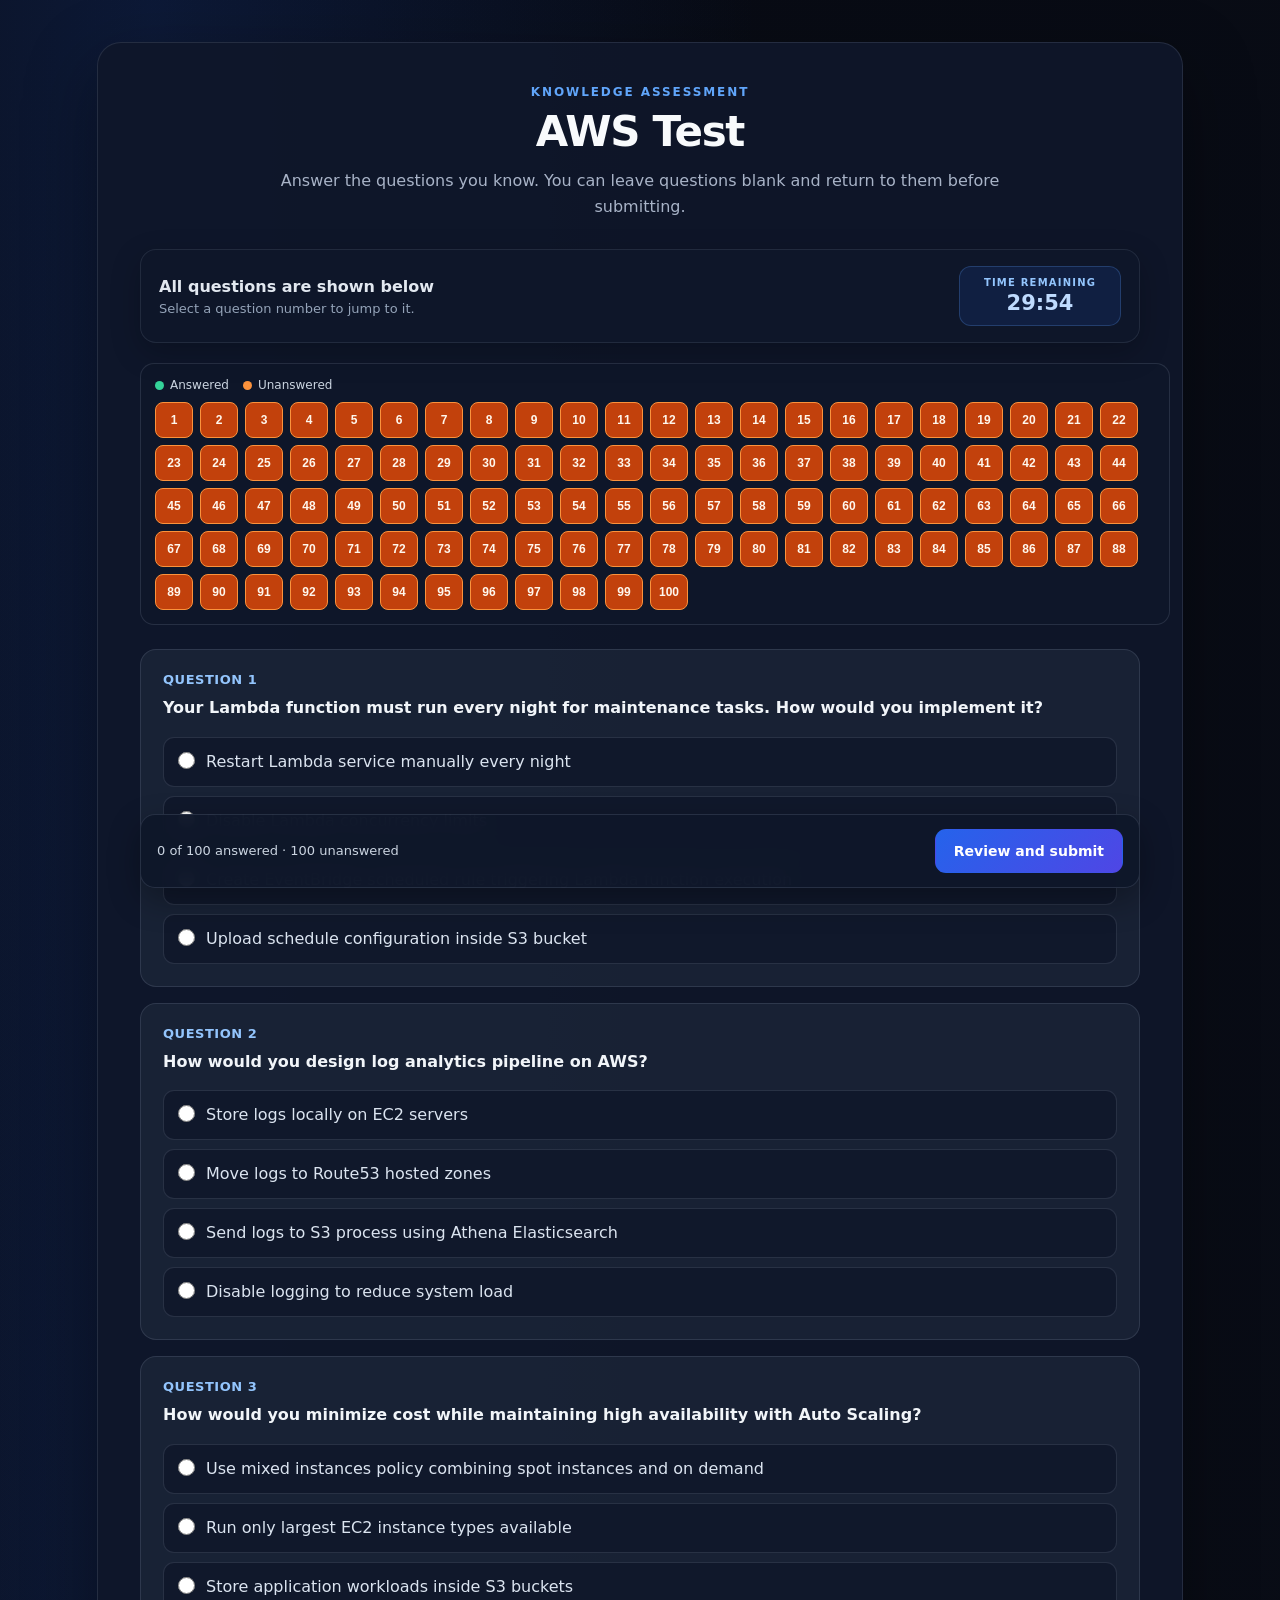
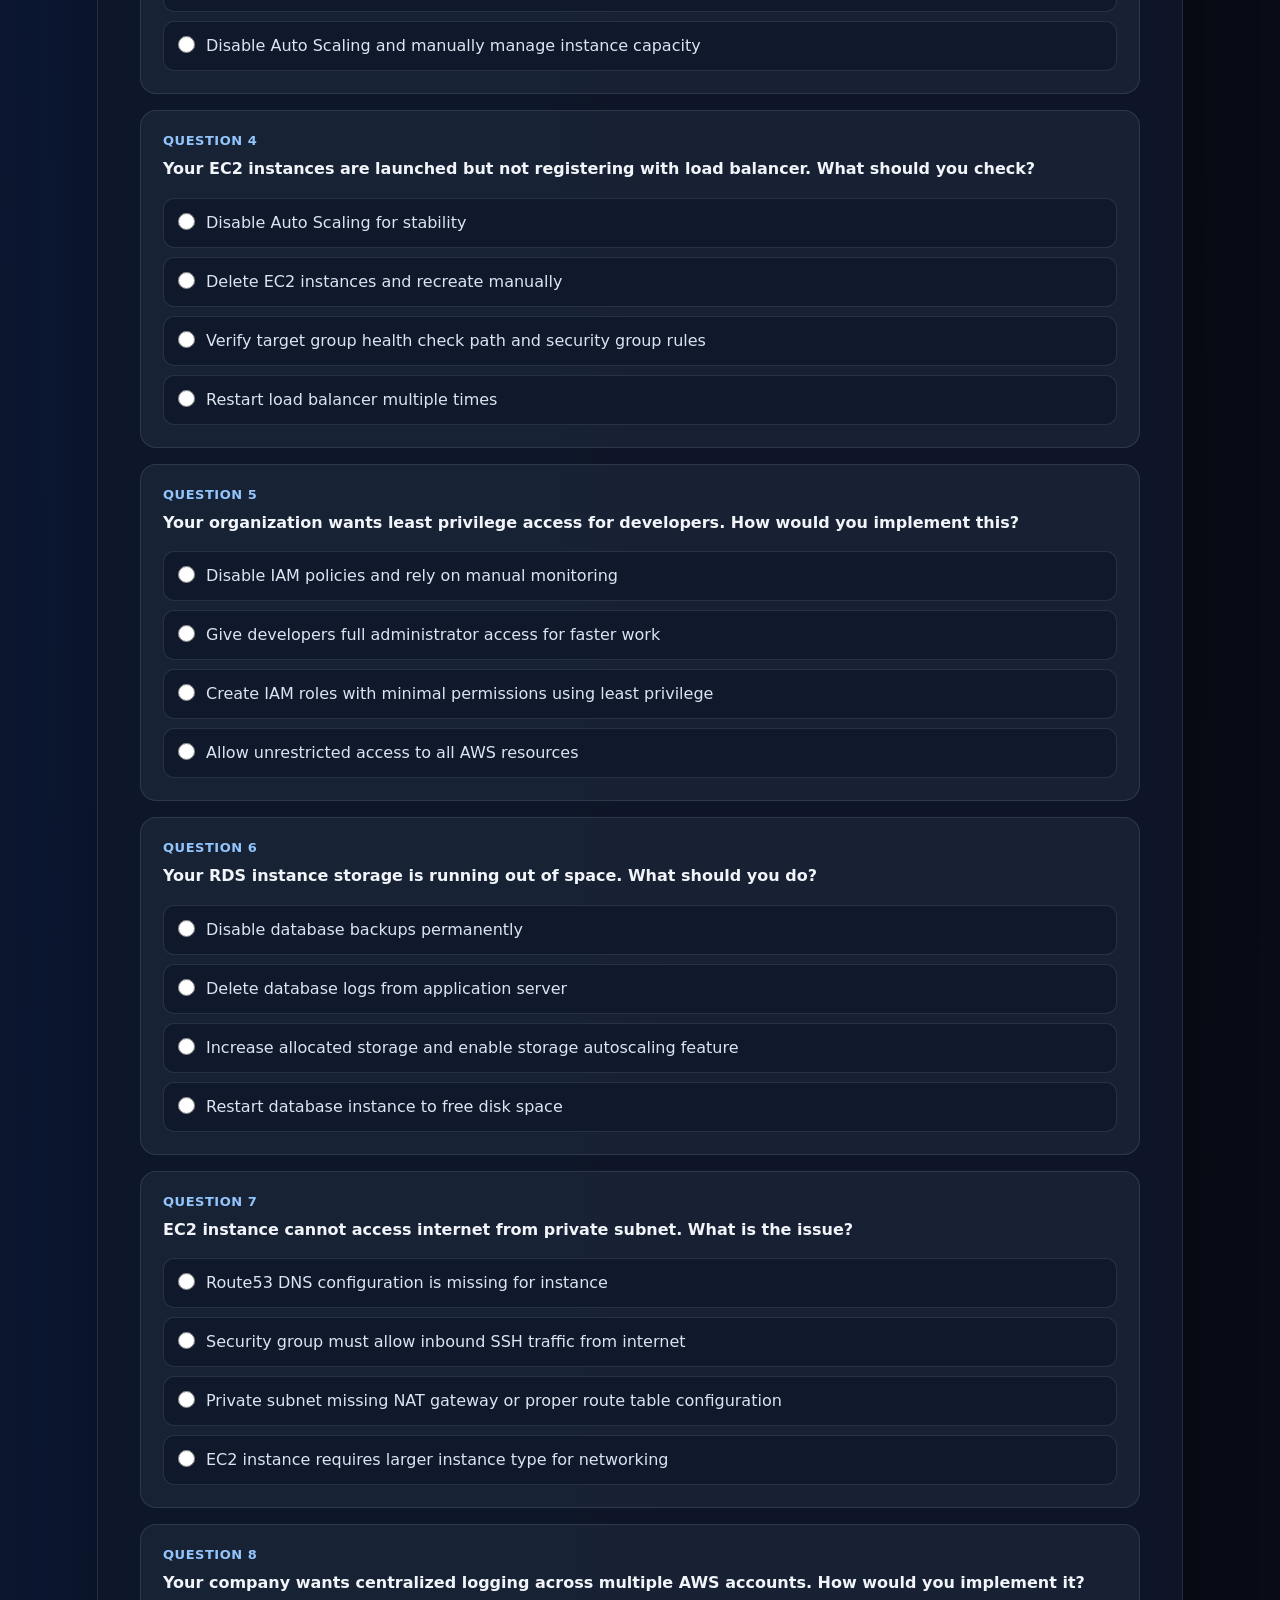
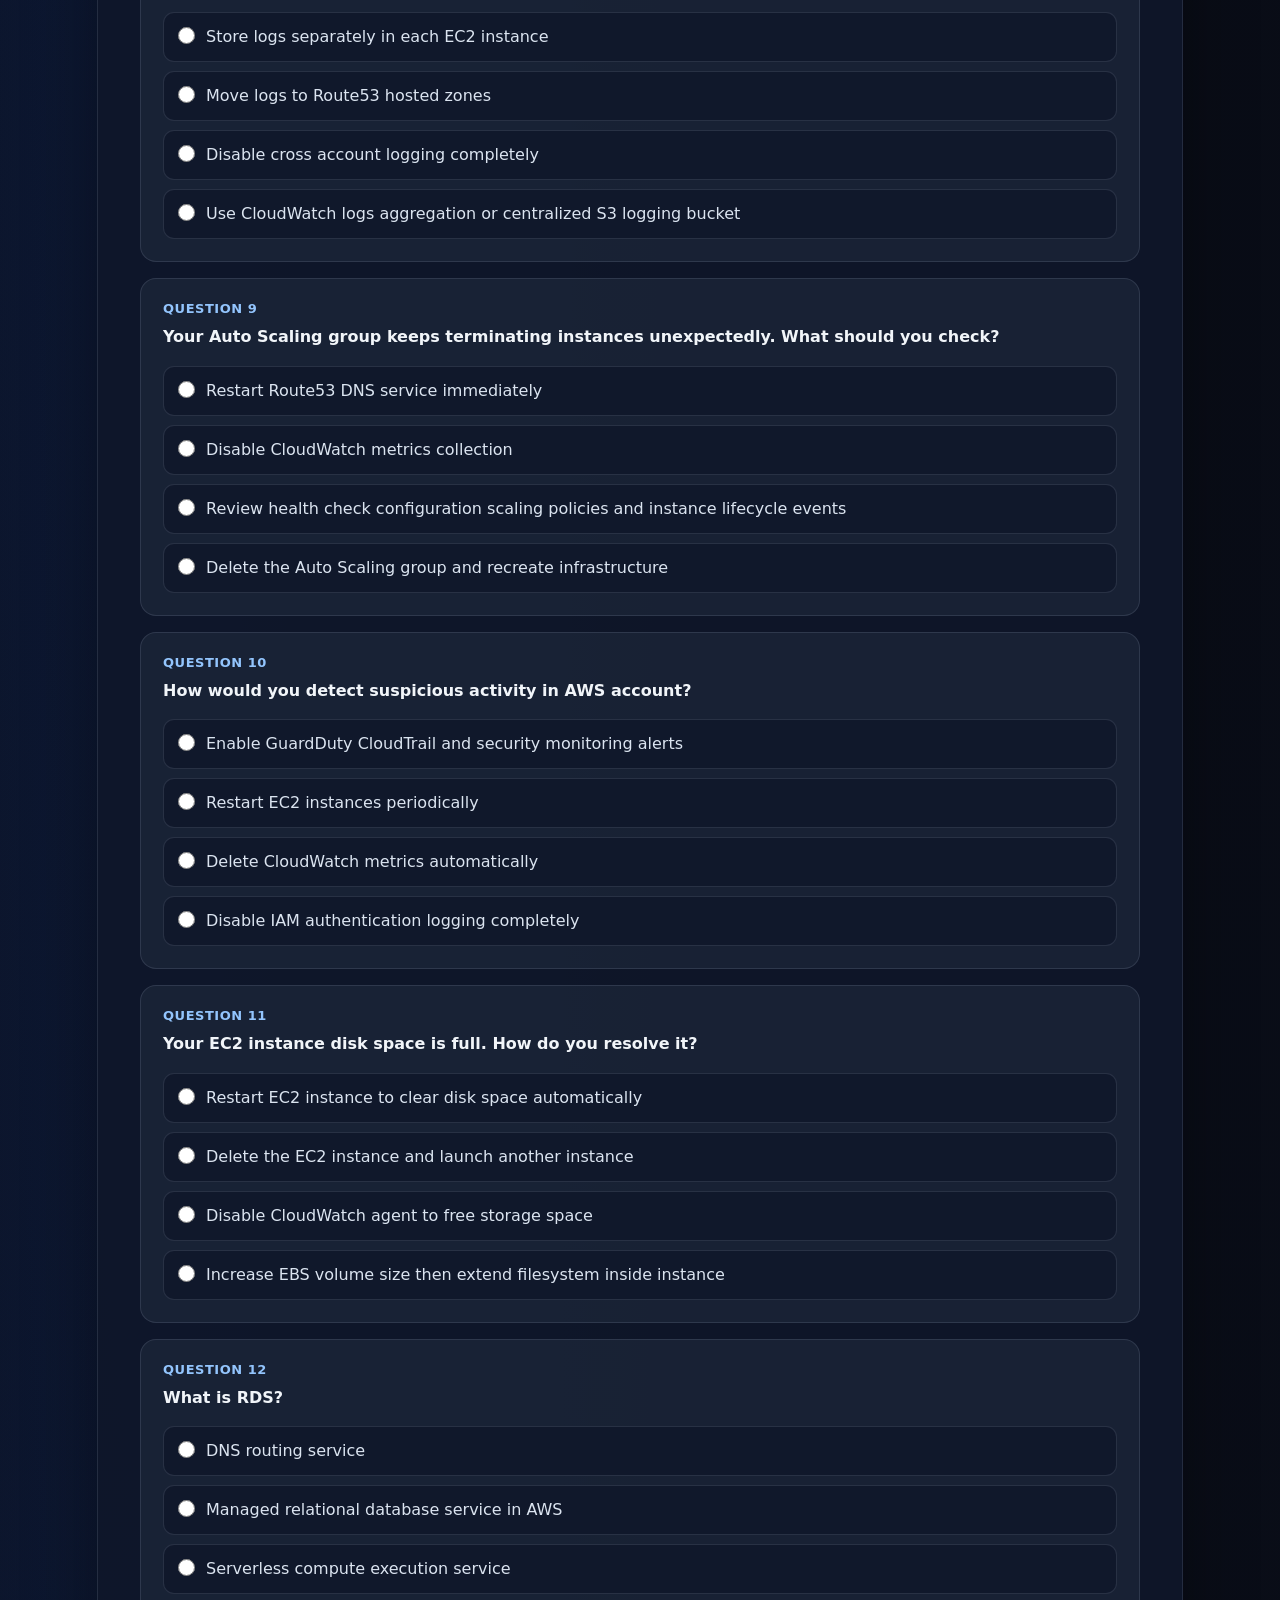
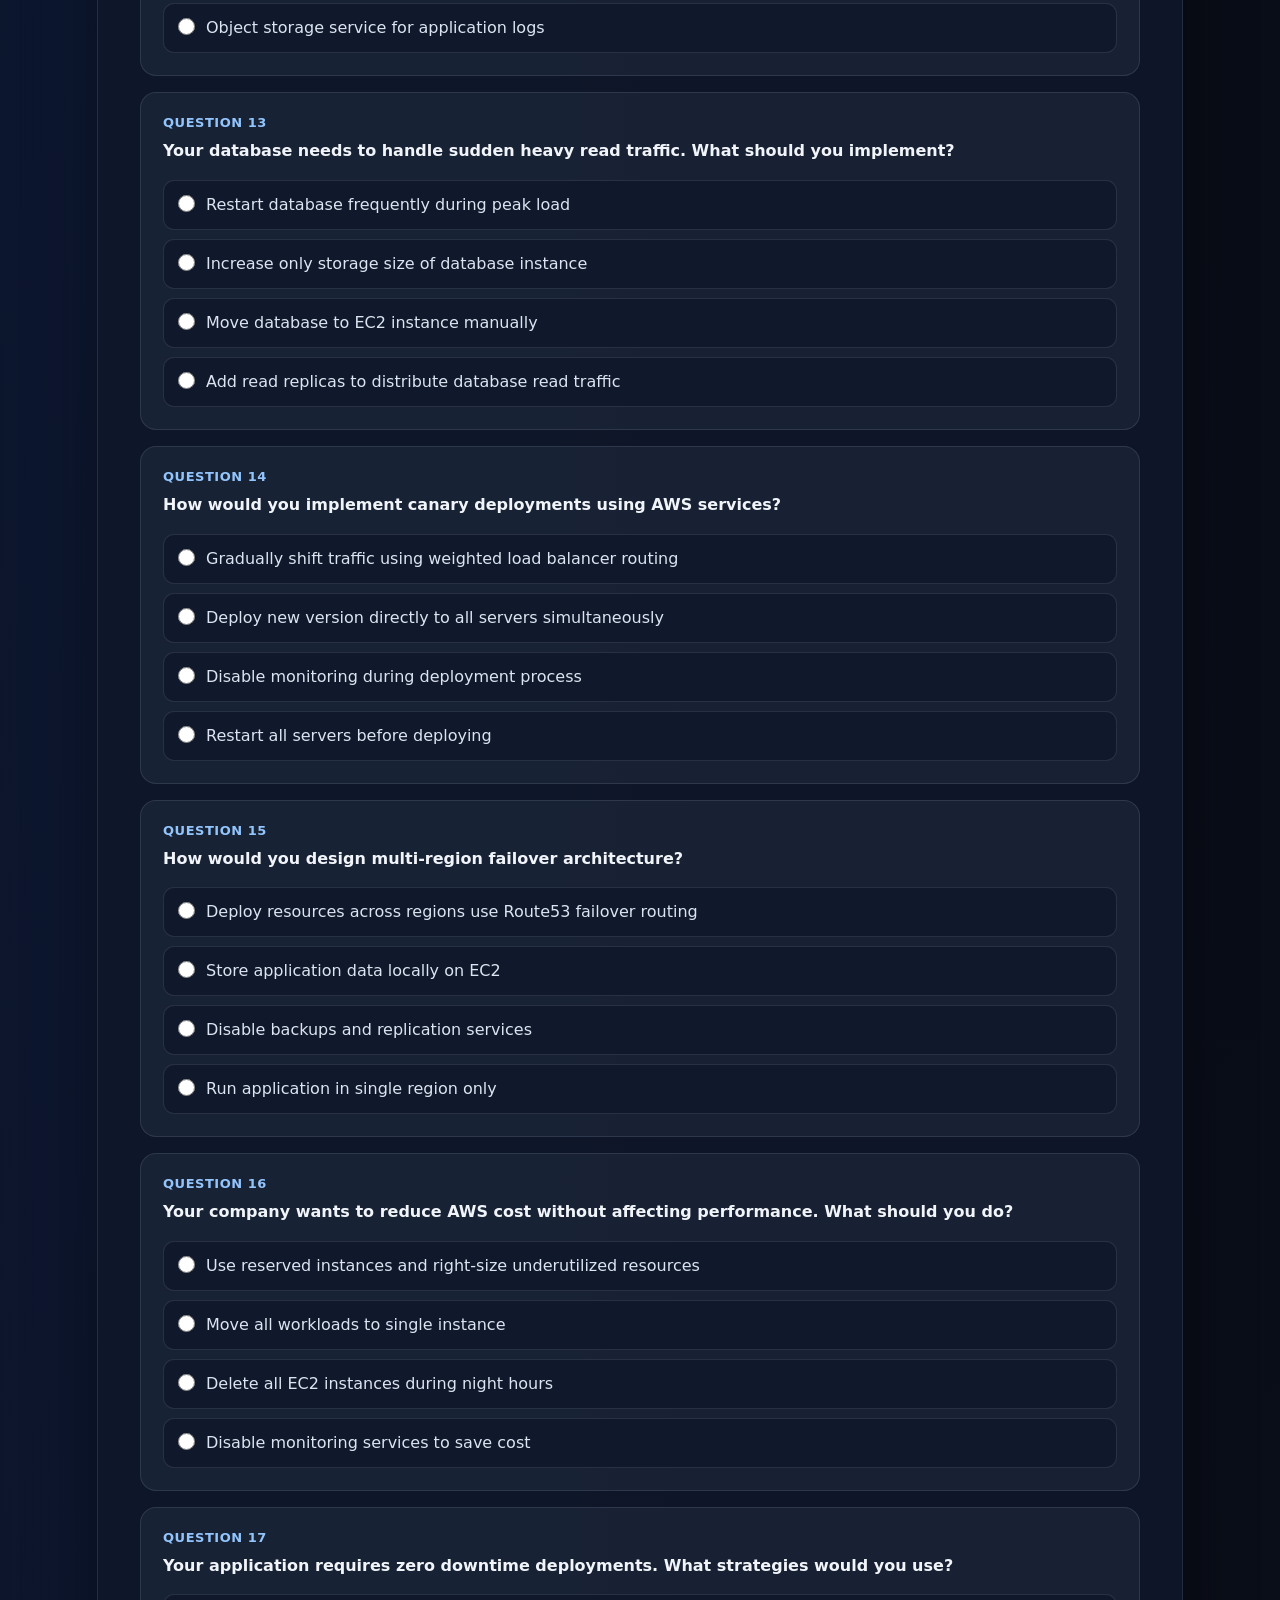
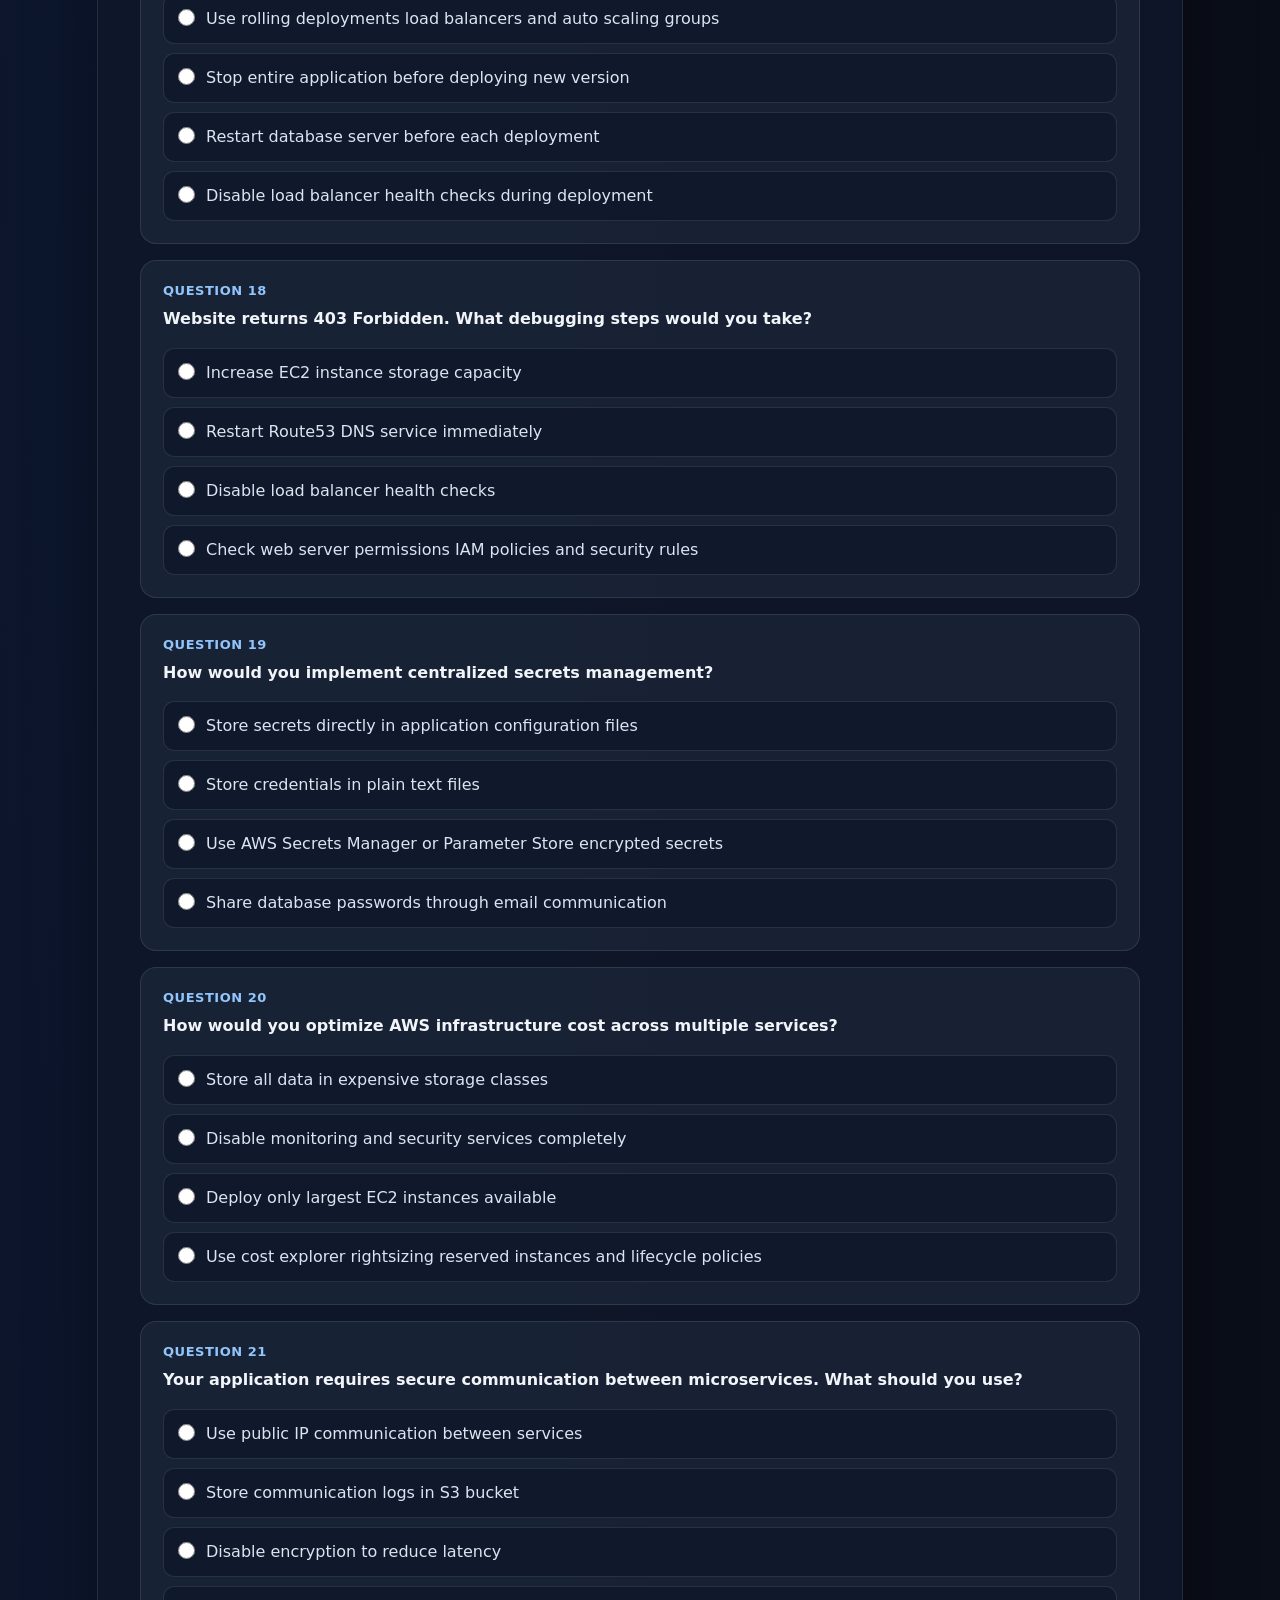
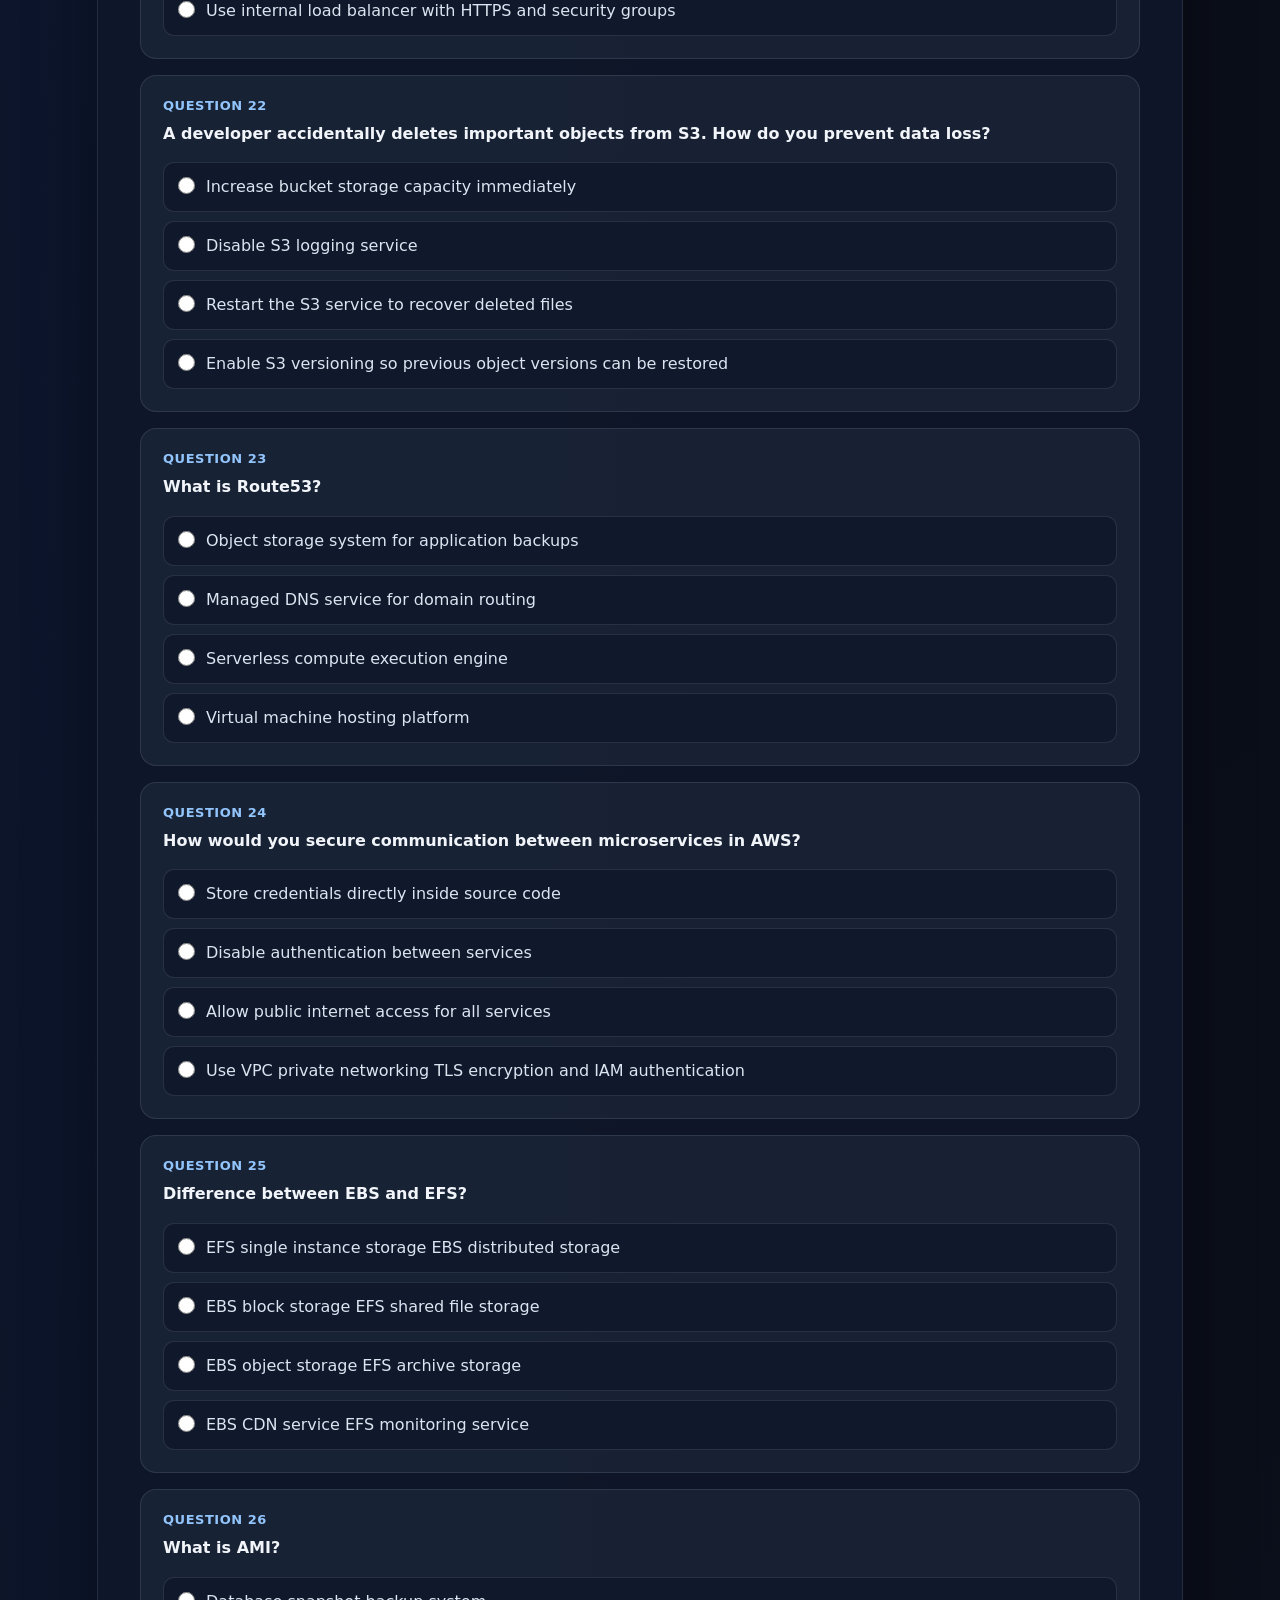
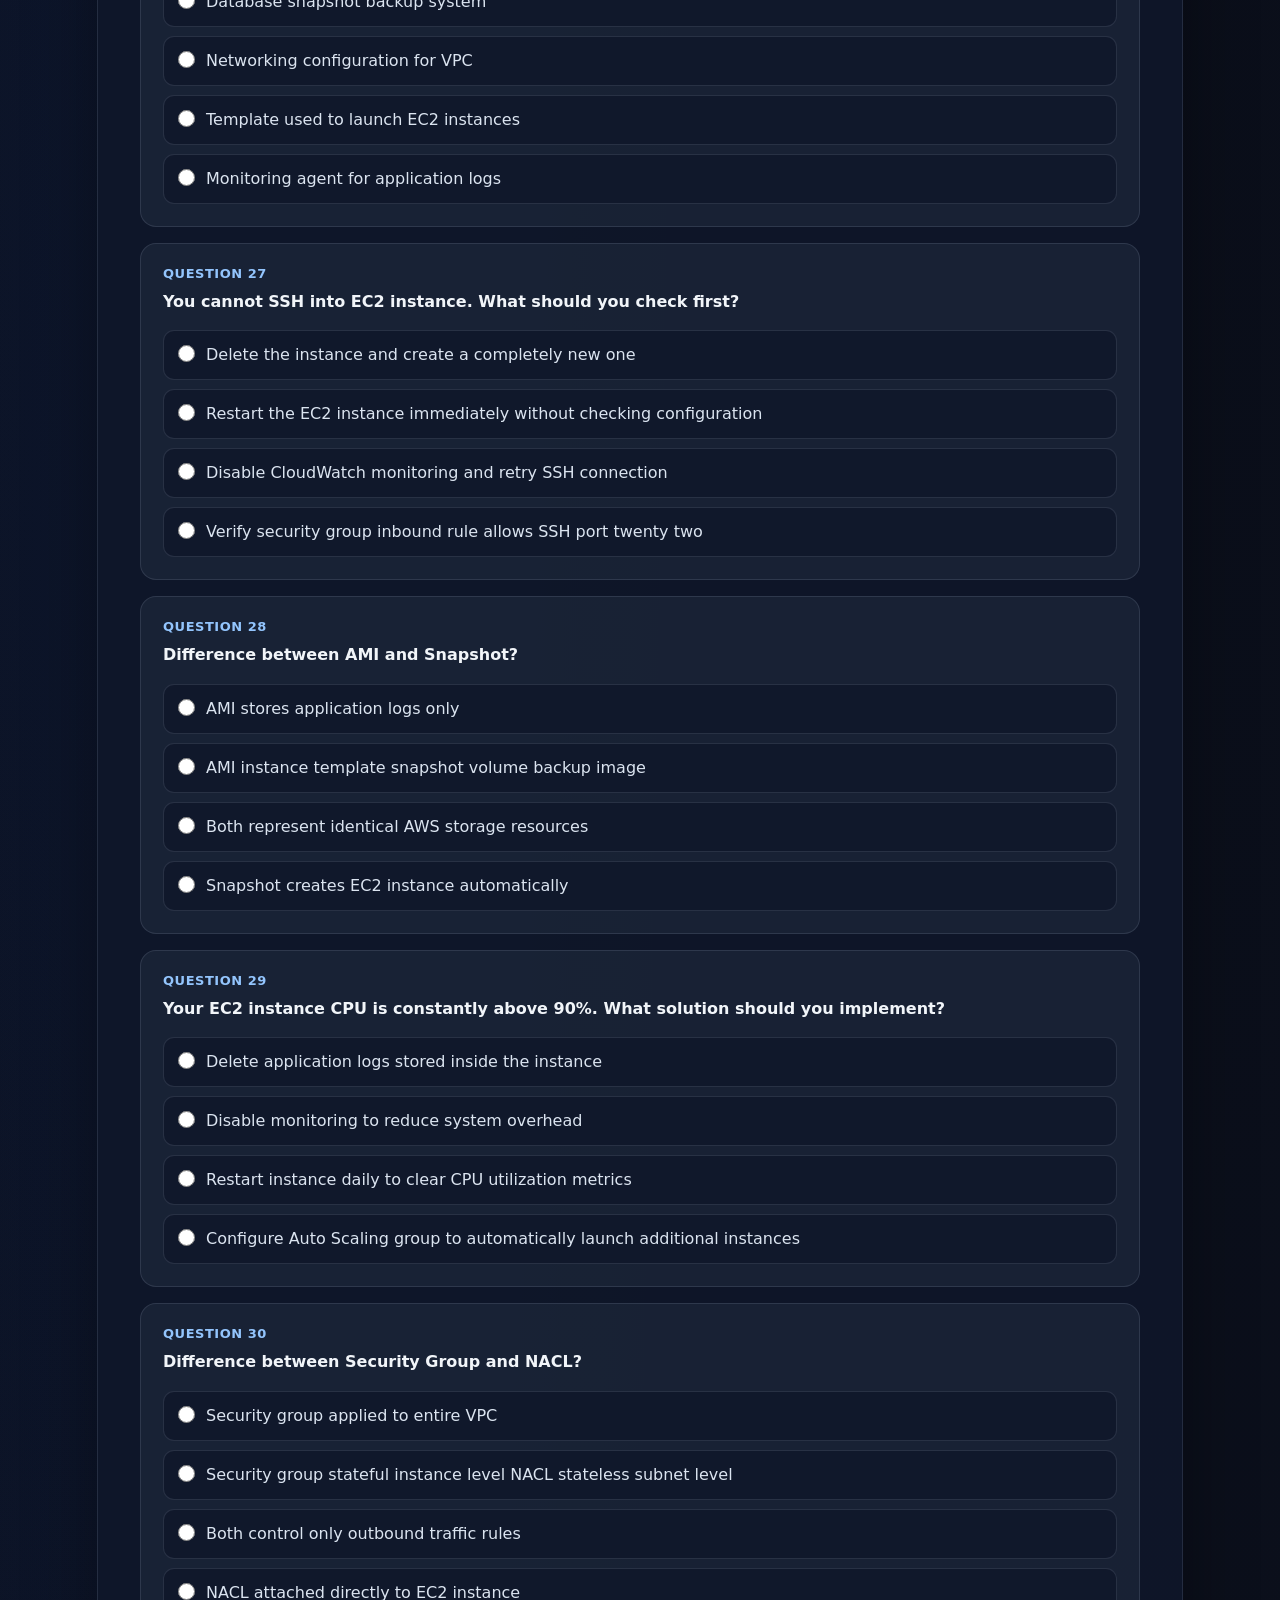
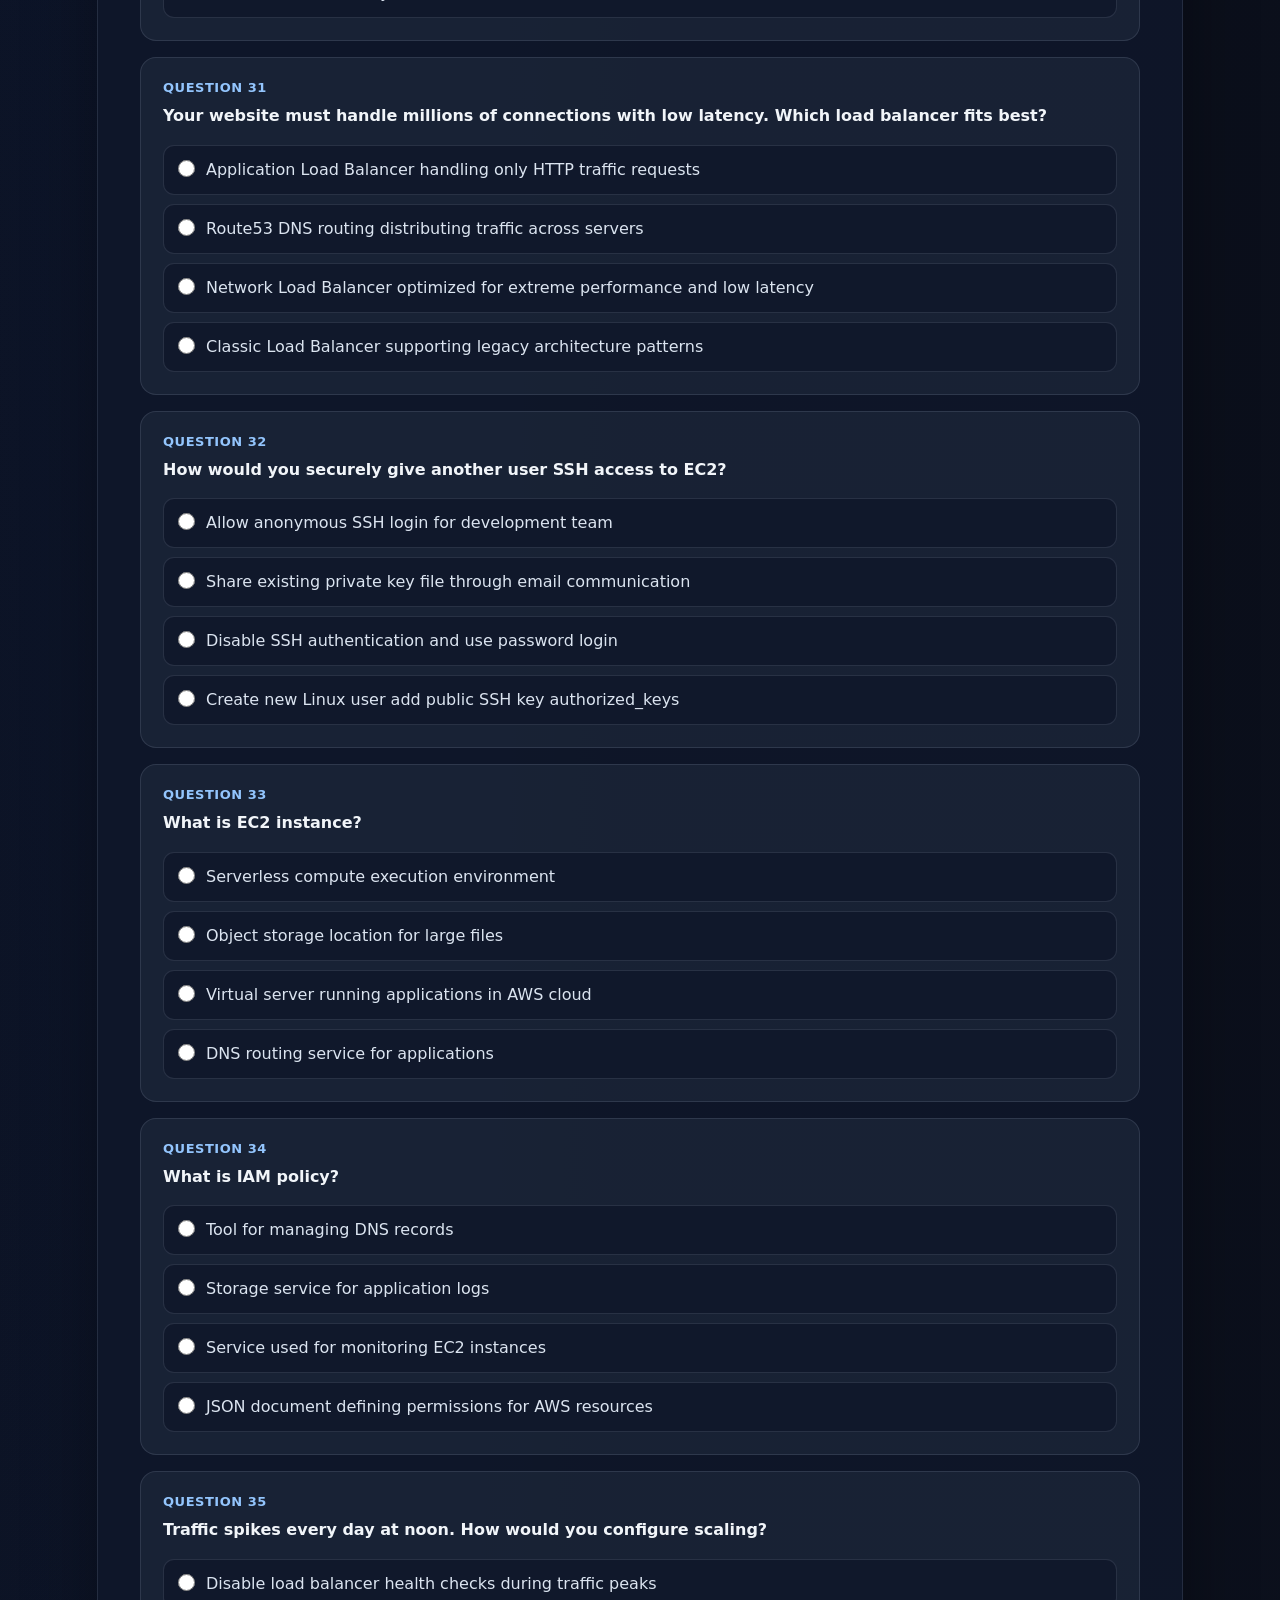
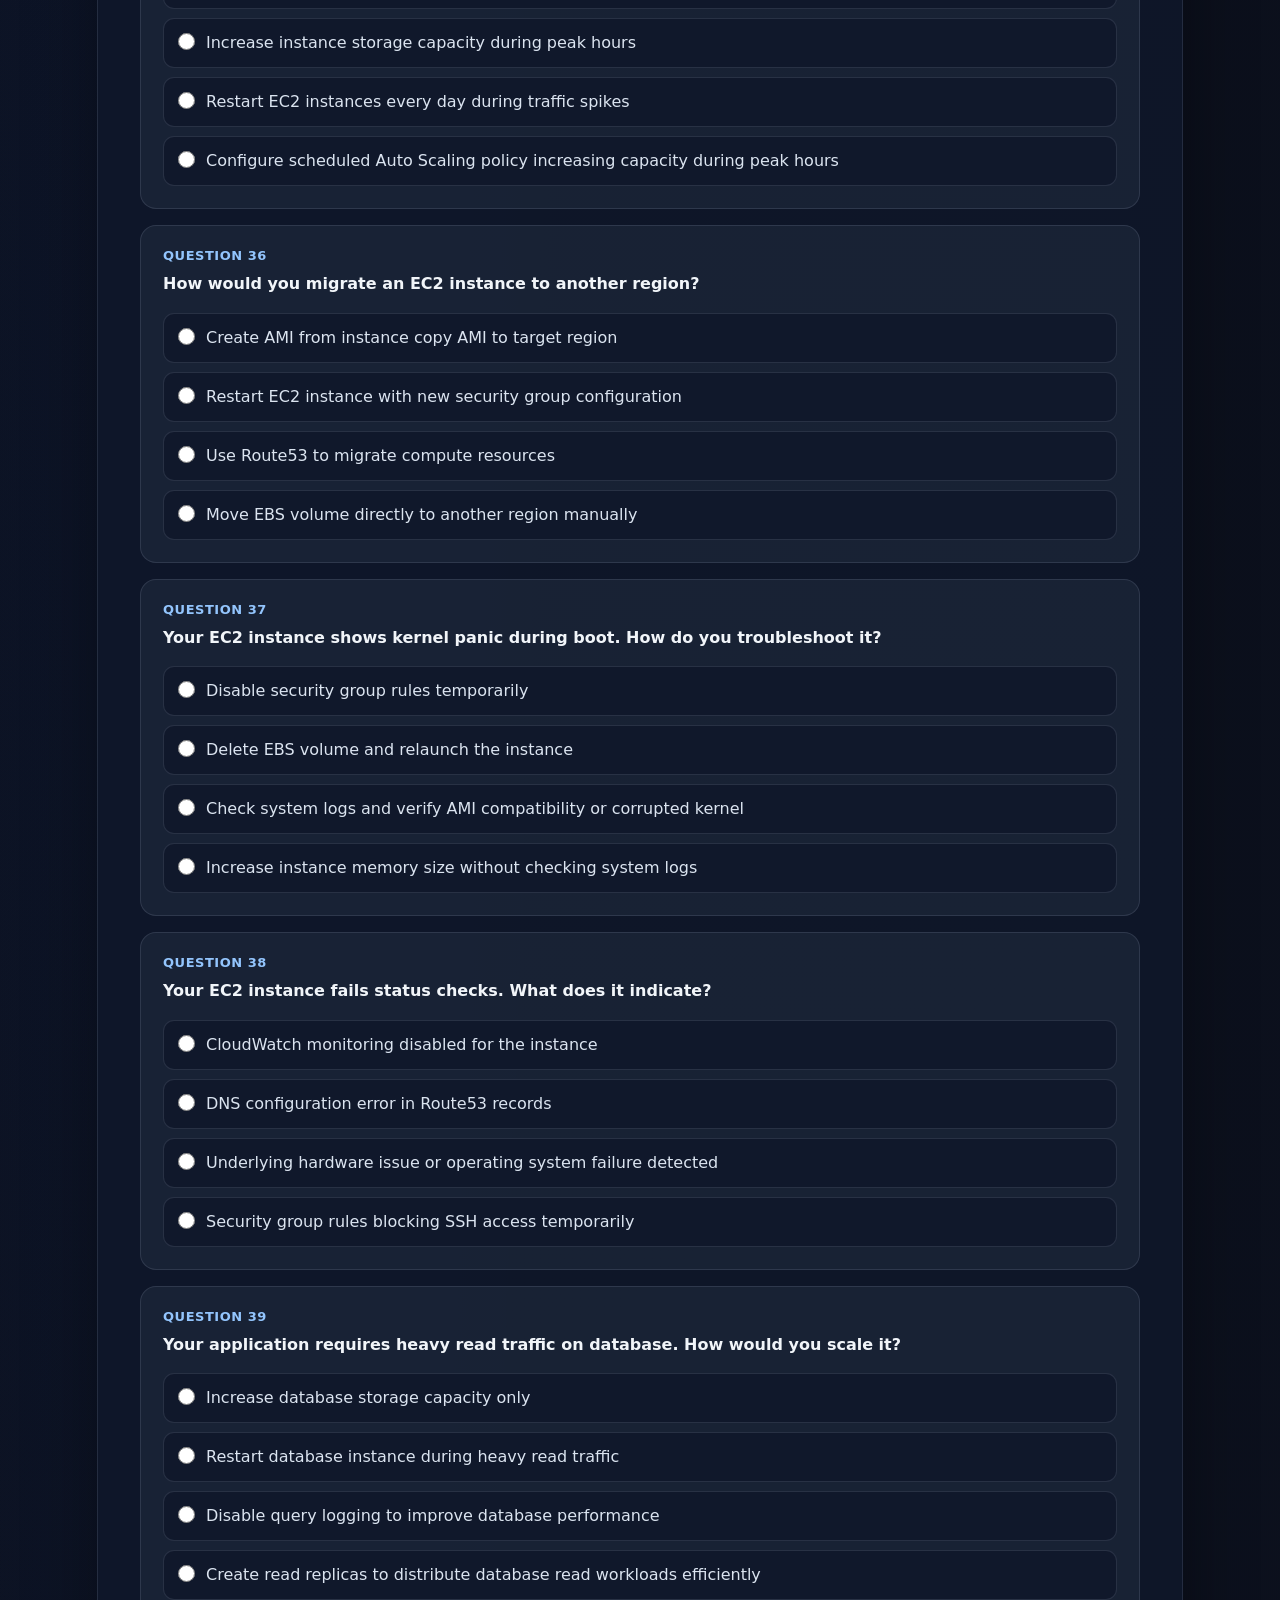
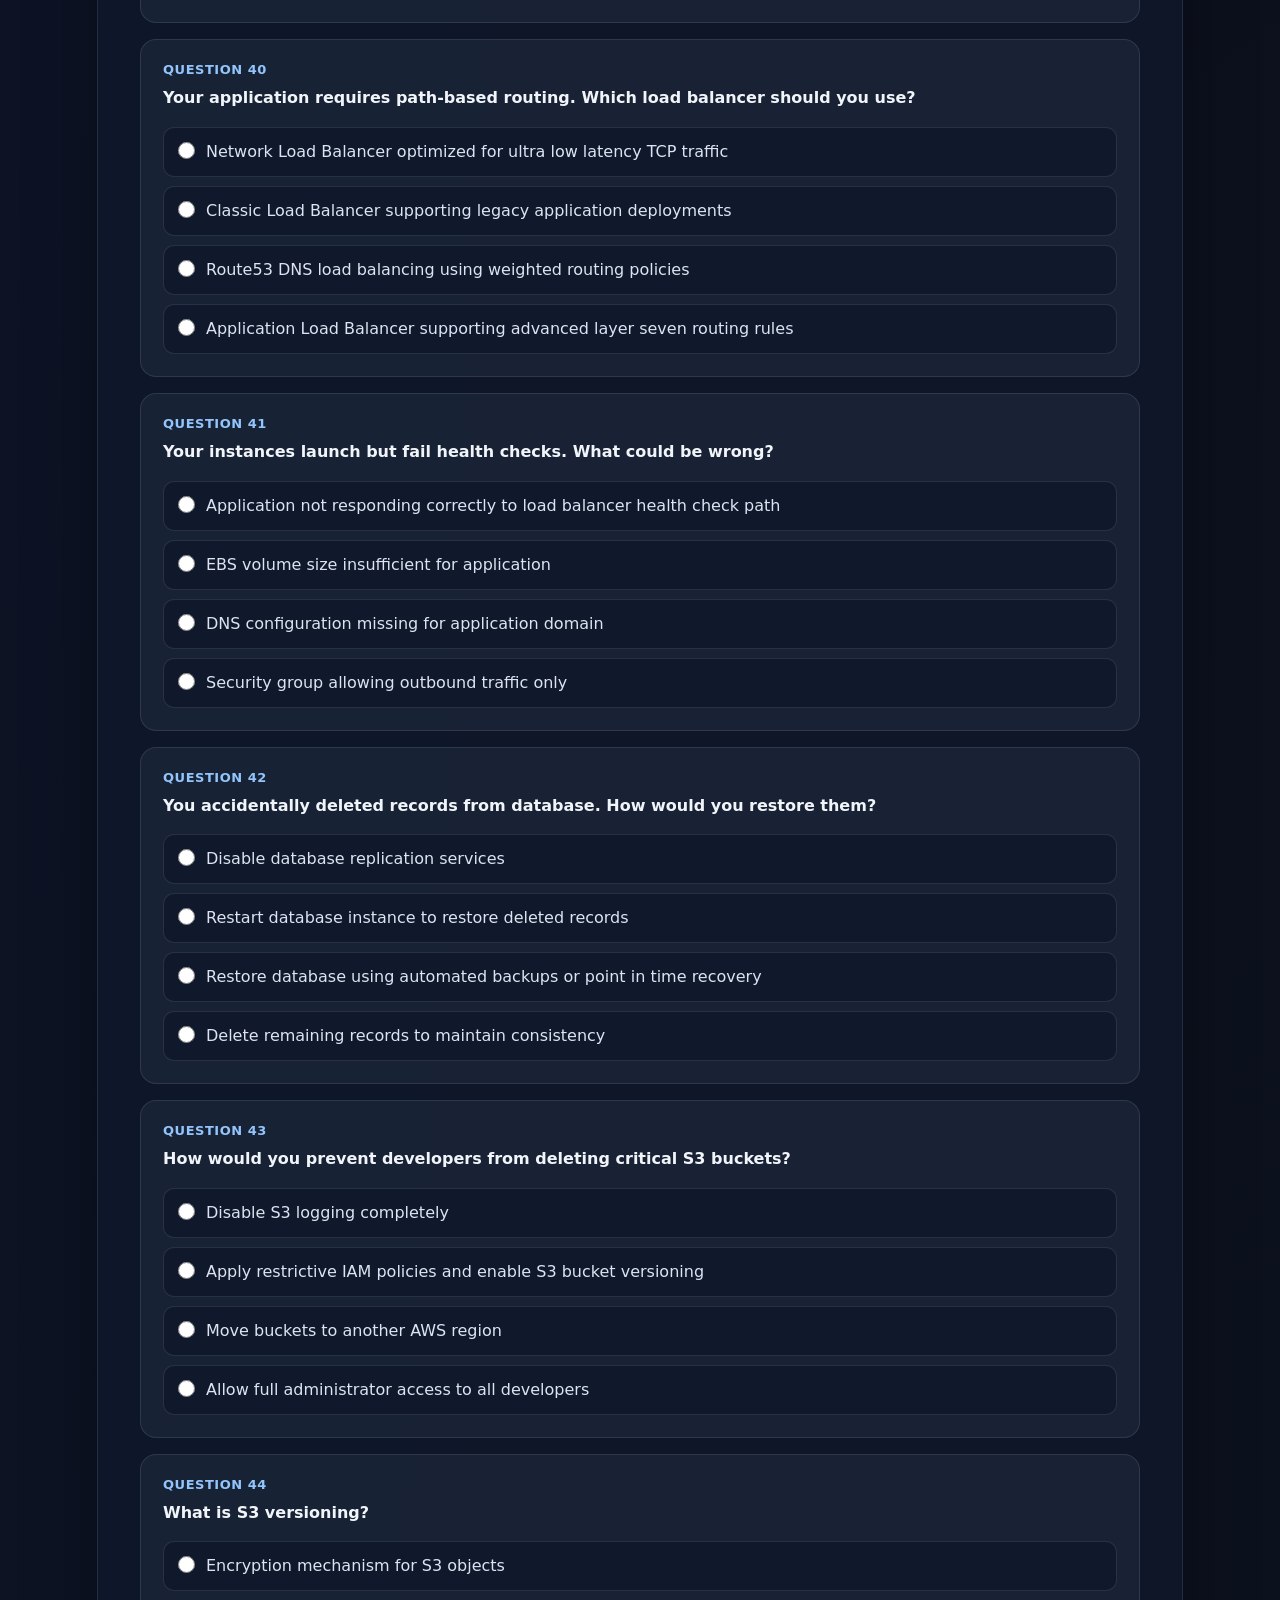
<file: tests/aws/aws.html>
<!DOCTYPE html>
<html lang="en">
<head>
    <meta charset="UTF-8">
    <meta name="viewport" content="width=device-width, initial-scale=1.0">
    <meta name="theme-color" content="#080b18">
    <title>AWS Knowledge Test</title>
    <link rel="stylesheet" href="../../style.css">
</head>
<body class="test-page">
    <main class="container">
        <header class="test-header">
            <p class="eyebrow">Knowledge assessment</p>
            <h1>AWS Test</h1>
            <p class="test-intro">
                Answer the questions you know. You can leave questions blank
                and return to them before submitting.
            </p>
        </header>

        <section id="quizSection" aria-label="AWS quiz">
            <div class="quiz-toolbar">
                <div class="quiz-instructions">
                    <strong>All questions are shown below</strong>
                    <span>Select a question number to jump to it.</span>
                </div>

                <div id="timerBox" role="timer" aria-live="off">
                    <span class="timer-label">TIME REMAINING</span>
                    <span id="timer">30:00</span>
                </div>
            </div>

            <div id="questionNavigator" class="question-status" aria-label="Question navigation">
    <div class="status-legend">
        <span><i class="legend-dot answered-dot"></i> Answered</span>
        <span><i class="legend-dot unanswered-dot"></i> Unanswered</span>
    </div>
    <div id="navigator"></div>
</div>

            <div id="quiz"></div>

            <div class="submit-area">
                <p id="answerSummary" class="answer-summary" aria-live="polite"></p>
                <button class="submit-button" id="submitButton" type="button" onclick="submitQuiz()">
                    Review and submit
                </button>
            </div>
        </section>

        <section class="result" id="result" aria-live="polite"></section>
    </main>

    <div id="minuteNotice" class="minute-notice" role="status" aria-live="polite">
        <span class="notice-icon" aria-hidden="true">⏱</span>
        <span>One minute remaining. Review unanswered questions.</span>
    </div>

    <div
        id="submitDialog"
        class="dialog-backdrop hidden"
        role="dialog"
        aria-modal="true"
        aria-labelledby="submitDialogTitle">
        <div class="submit-dialog">
            <div class="dialog-icon" aria-hidden="true">?</div>
            <h2 id="submitDialogTitle">Ready to submit?</h2>
            <p id="submitDialogMessage"></p>
            <div class="dialog-actions">
                <button class="secondary-button" type="button" onclick="closeSubmitDialog()">
                    Go back
                </button>
                <button class="submit-button" type="button" onclick="confirmSubmit()">
                    Submit test
                </button>
            </div>
        </div>
    </div>

    <script src="../../script.js"></script>
    <script src="aws-questions.js"></script>
    <script src="aws.js"></script>
</body>
</html>
</file>
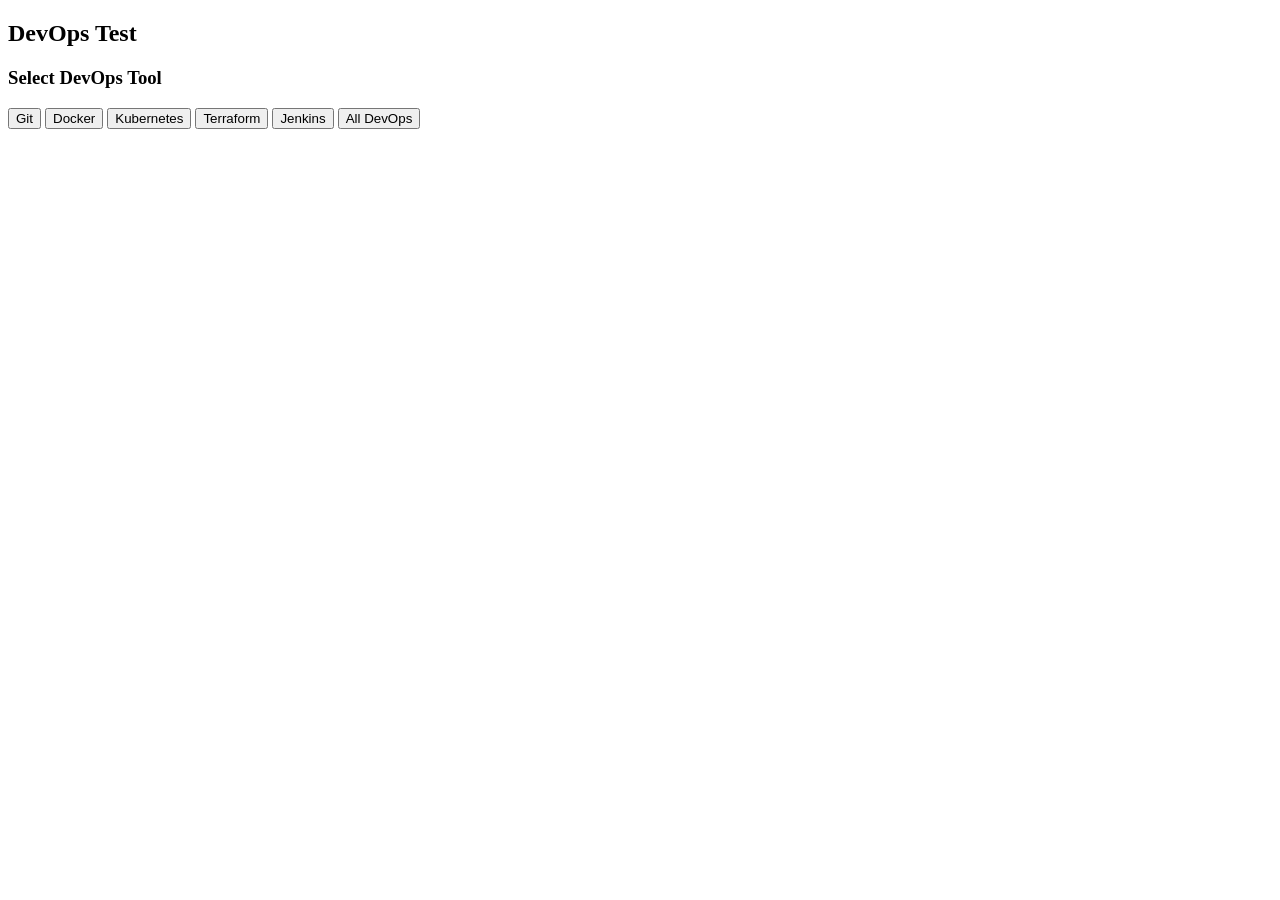
<file: tests/devops/devops.html>
<!DOCTYPE html>
<html>
<head>
<title>DevOps Test Selection</title>
<meta charset="UTF-8">

<link rel="stylesheet" href="../../style.css">

</head>

<body>

<div class="container">

<h2>DevOps Test</h2>

<h3>Select DevOps Tool</h3>

<div class="section">

<button onclick="selectTool('git')">Git</button>
<button onclick="selectTool('docker')">Docker</button>
<button onclick="selectTool('kubernetes')">Kubernetes</button>
<button onclick="selectTool('terraform')">Terraform</button>
<button onclick="selectTool('jenkins')">Jenkins</button>
<button onclick="selectTool('all')">All DevOps</button>

</div>

</div>

<script src="devops.js"></script>

</body>
</html>
</file>
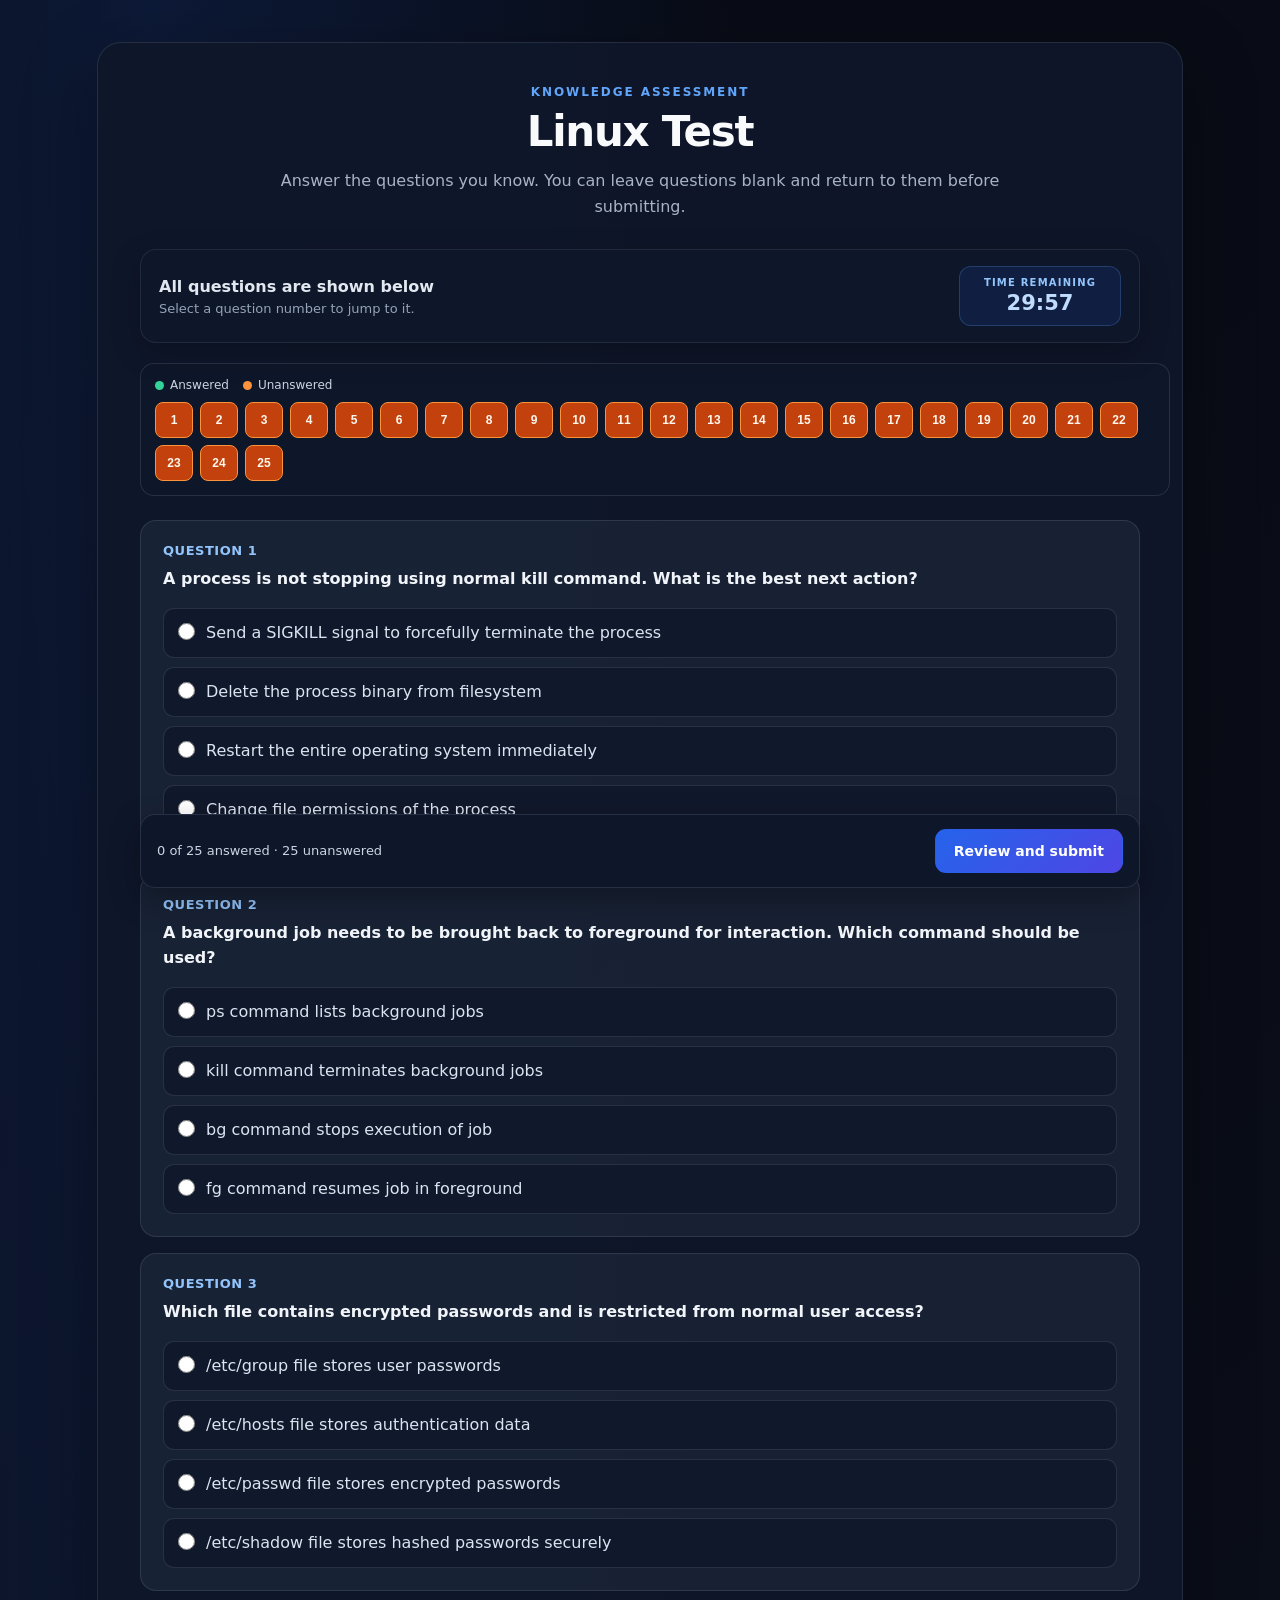
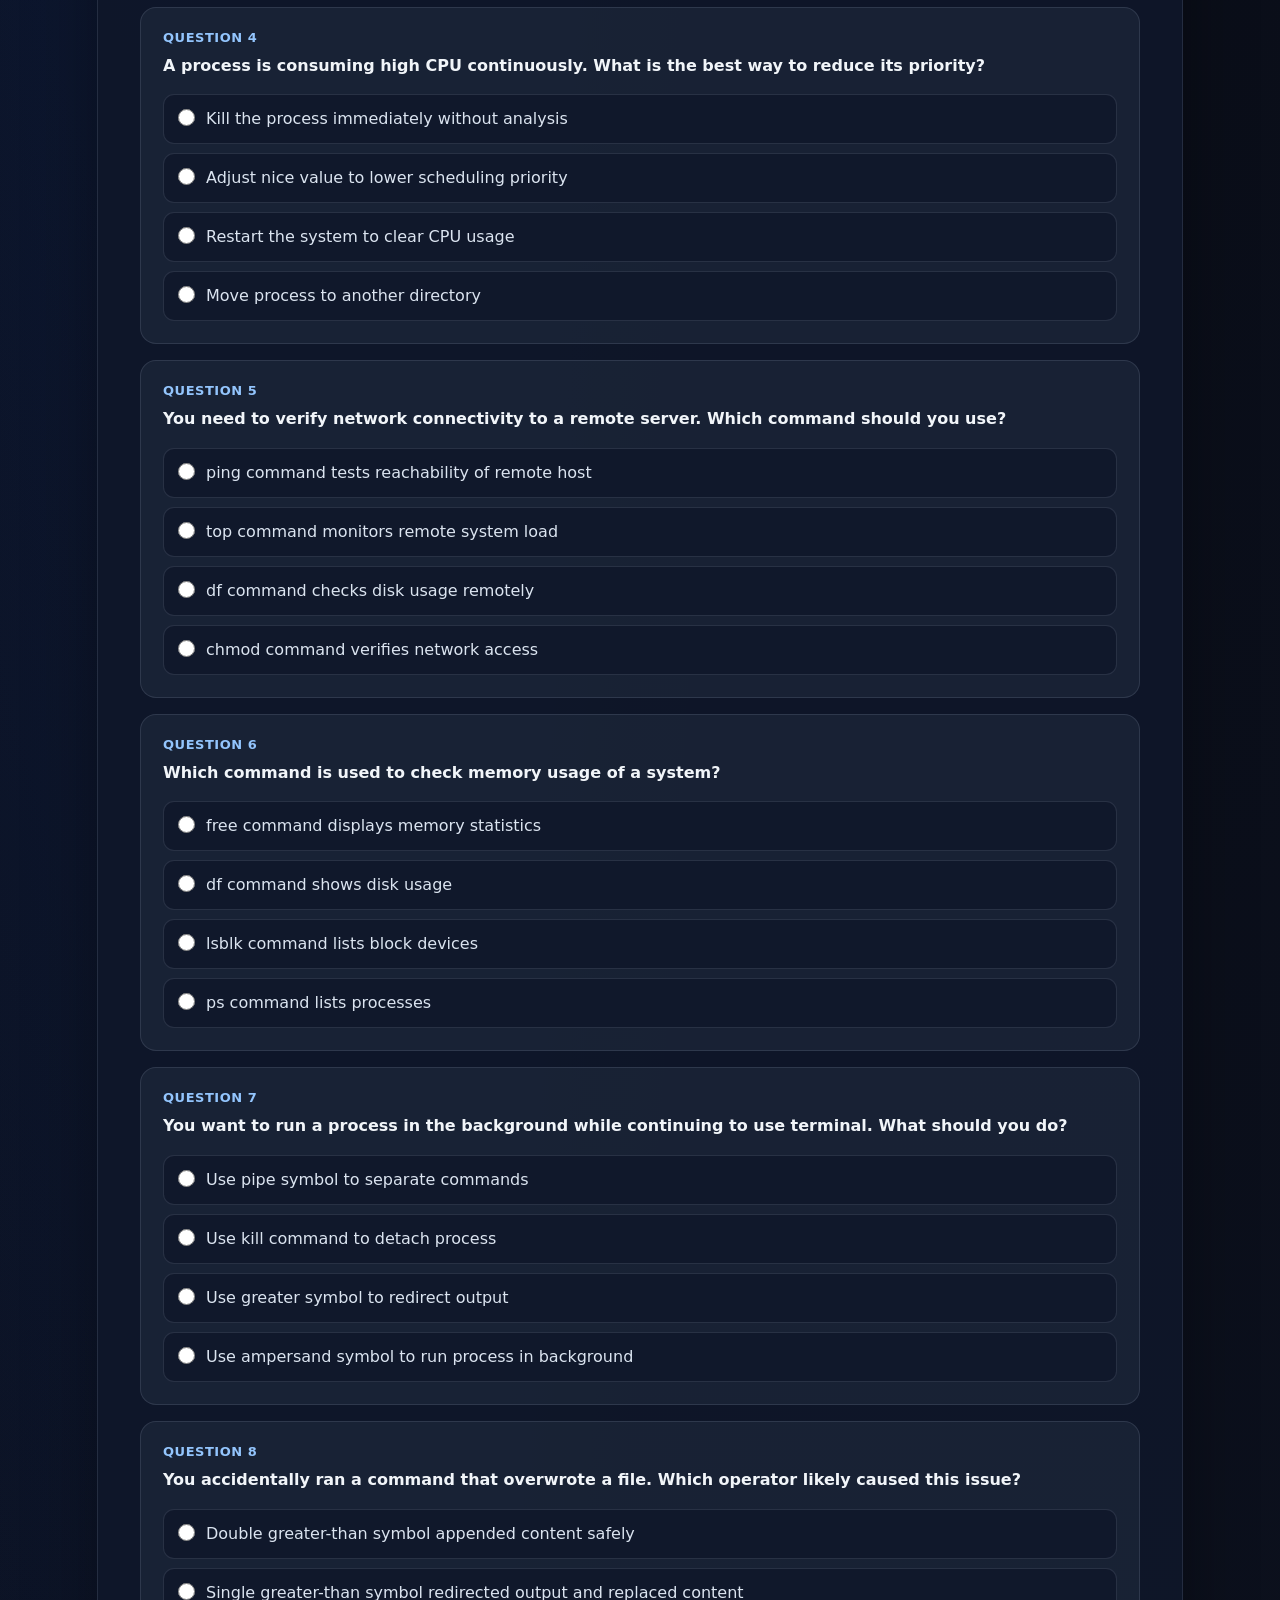
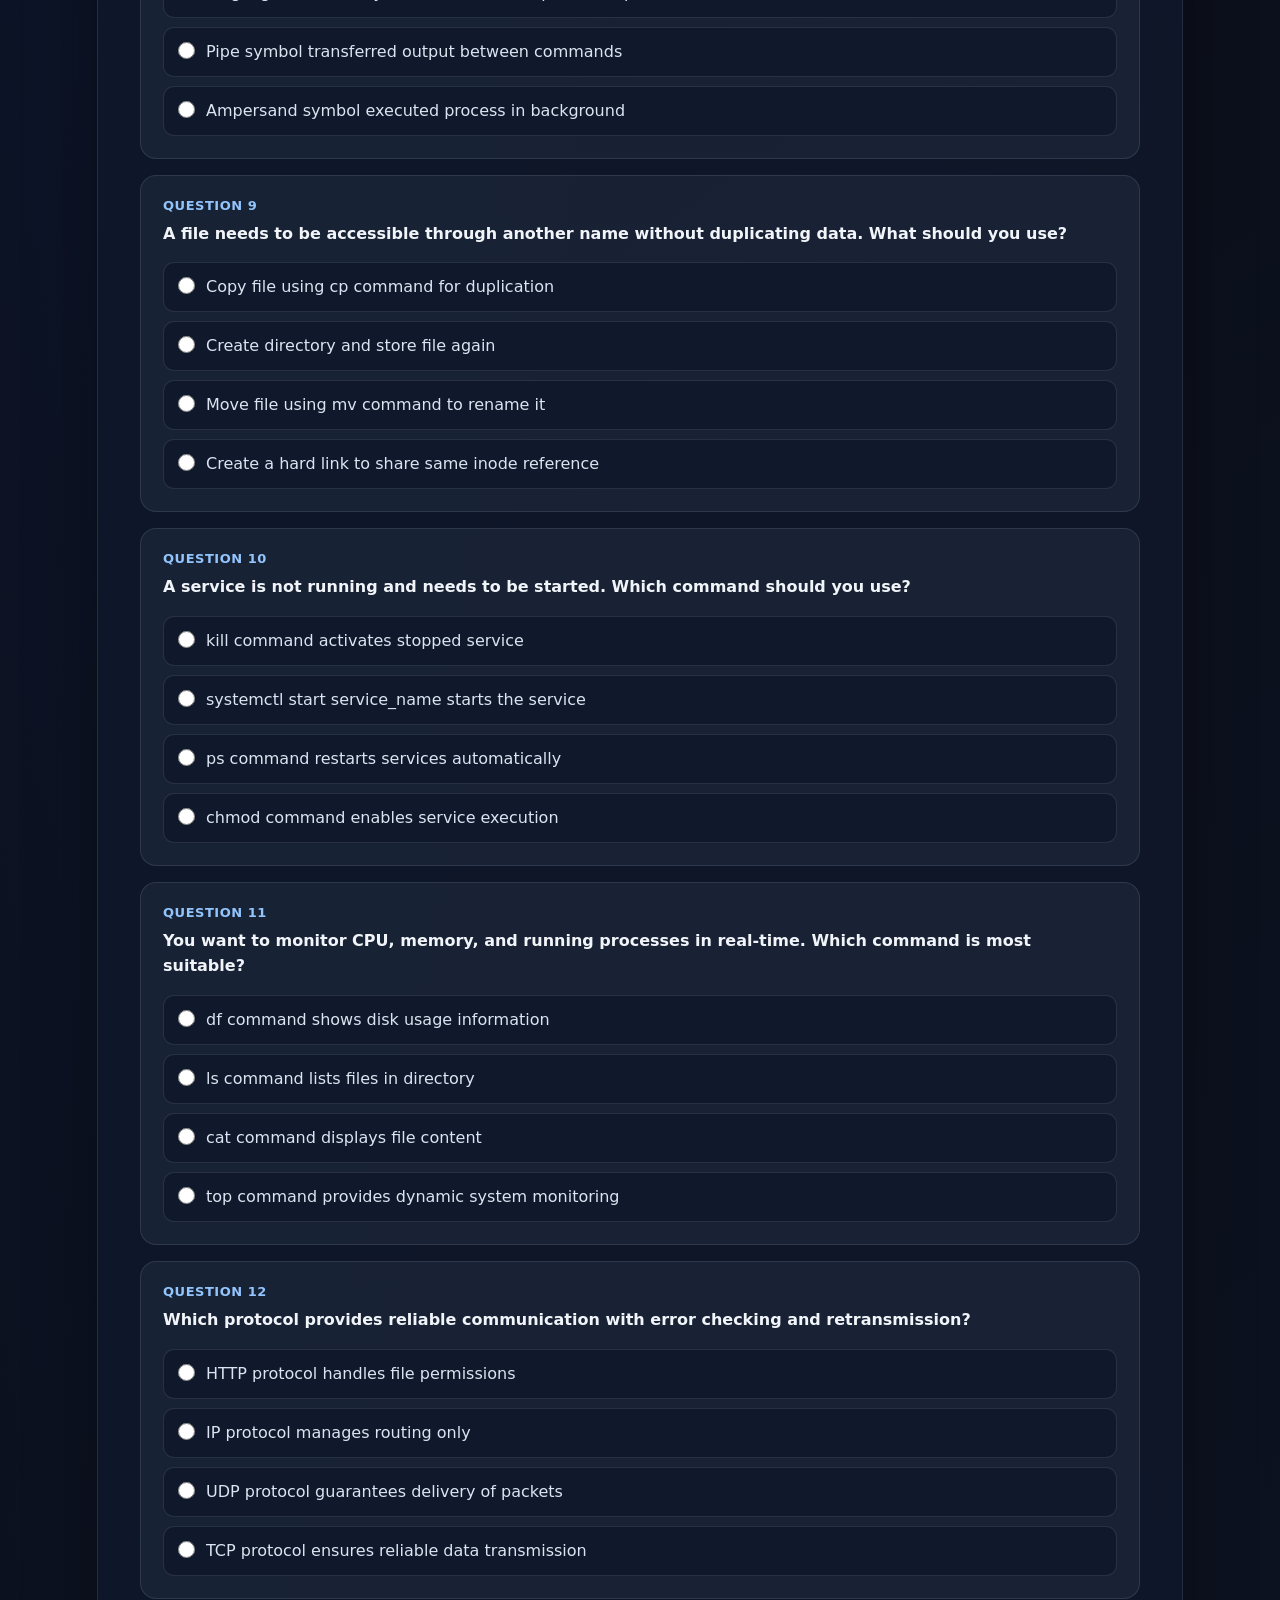
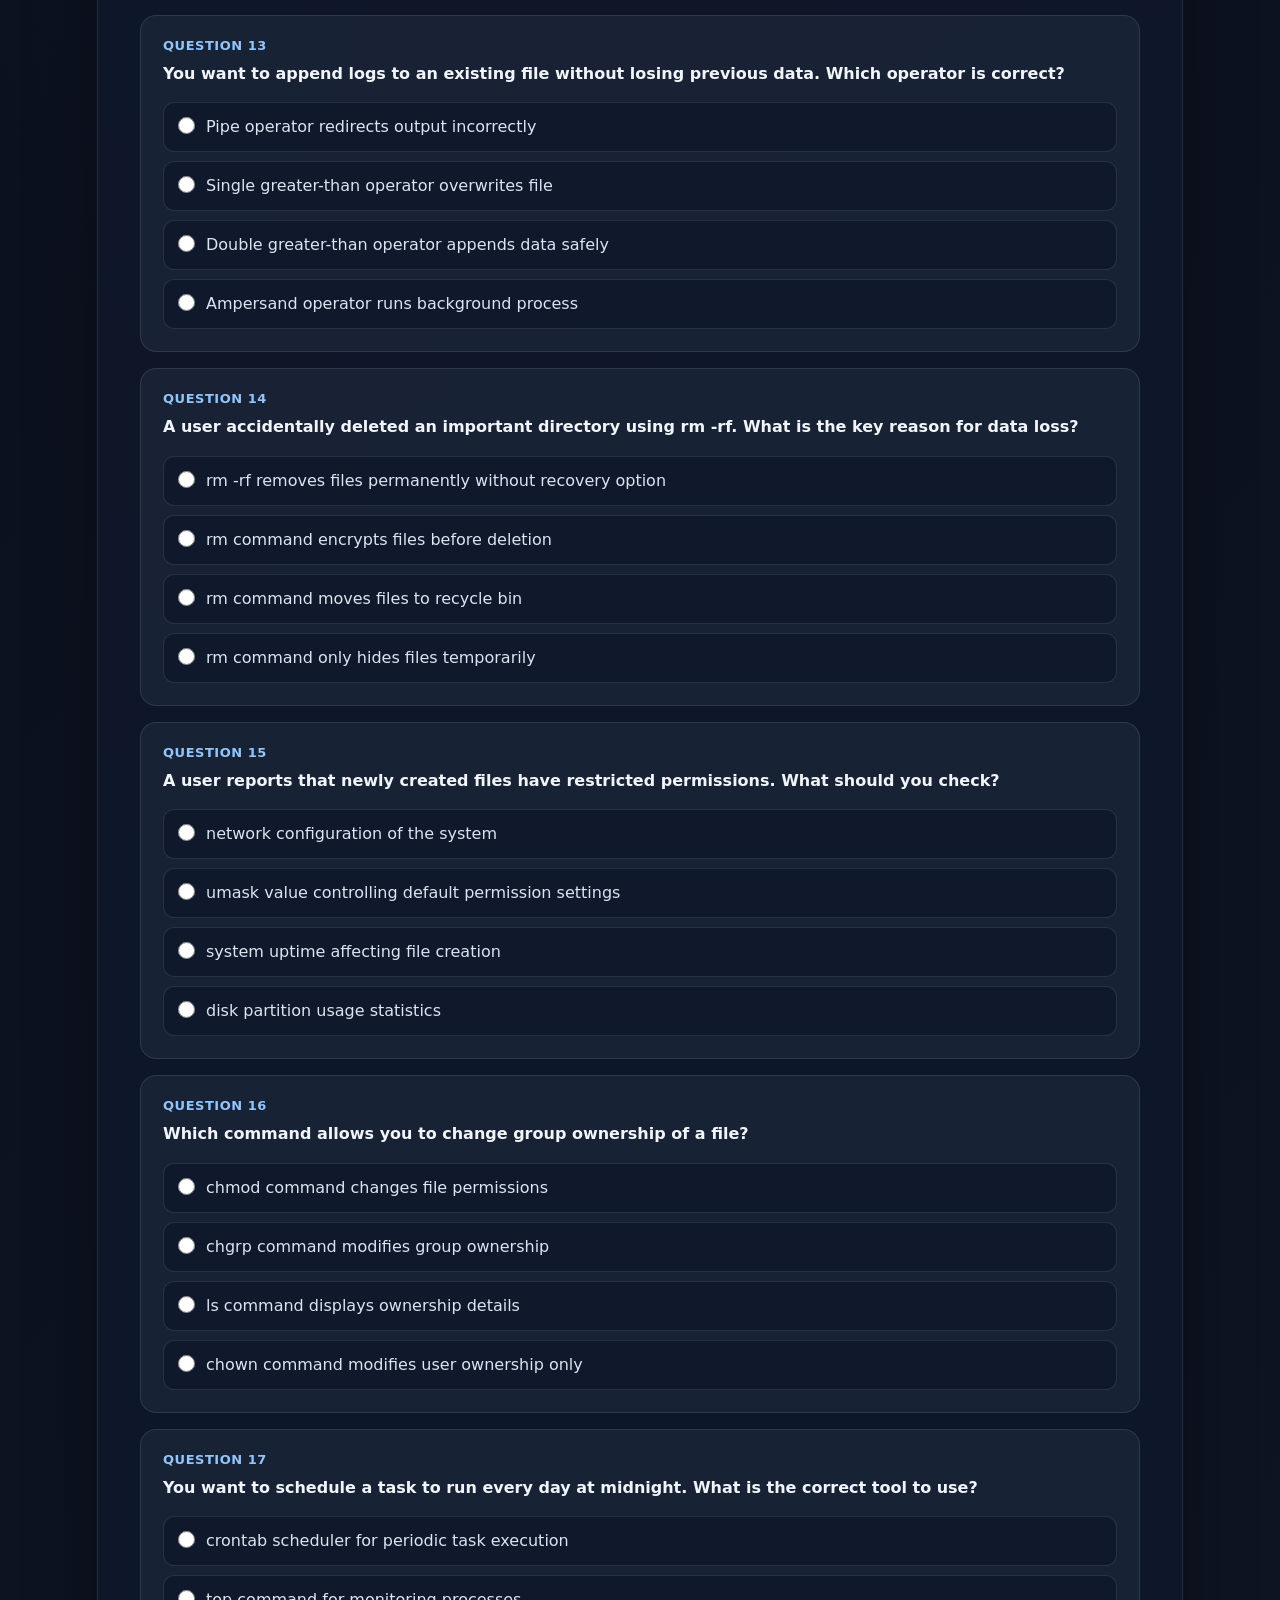
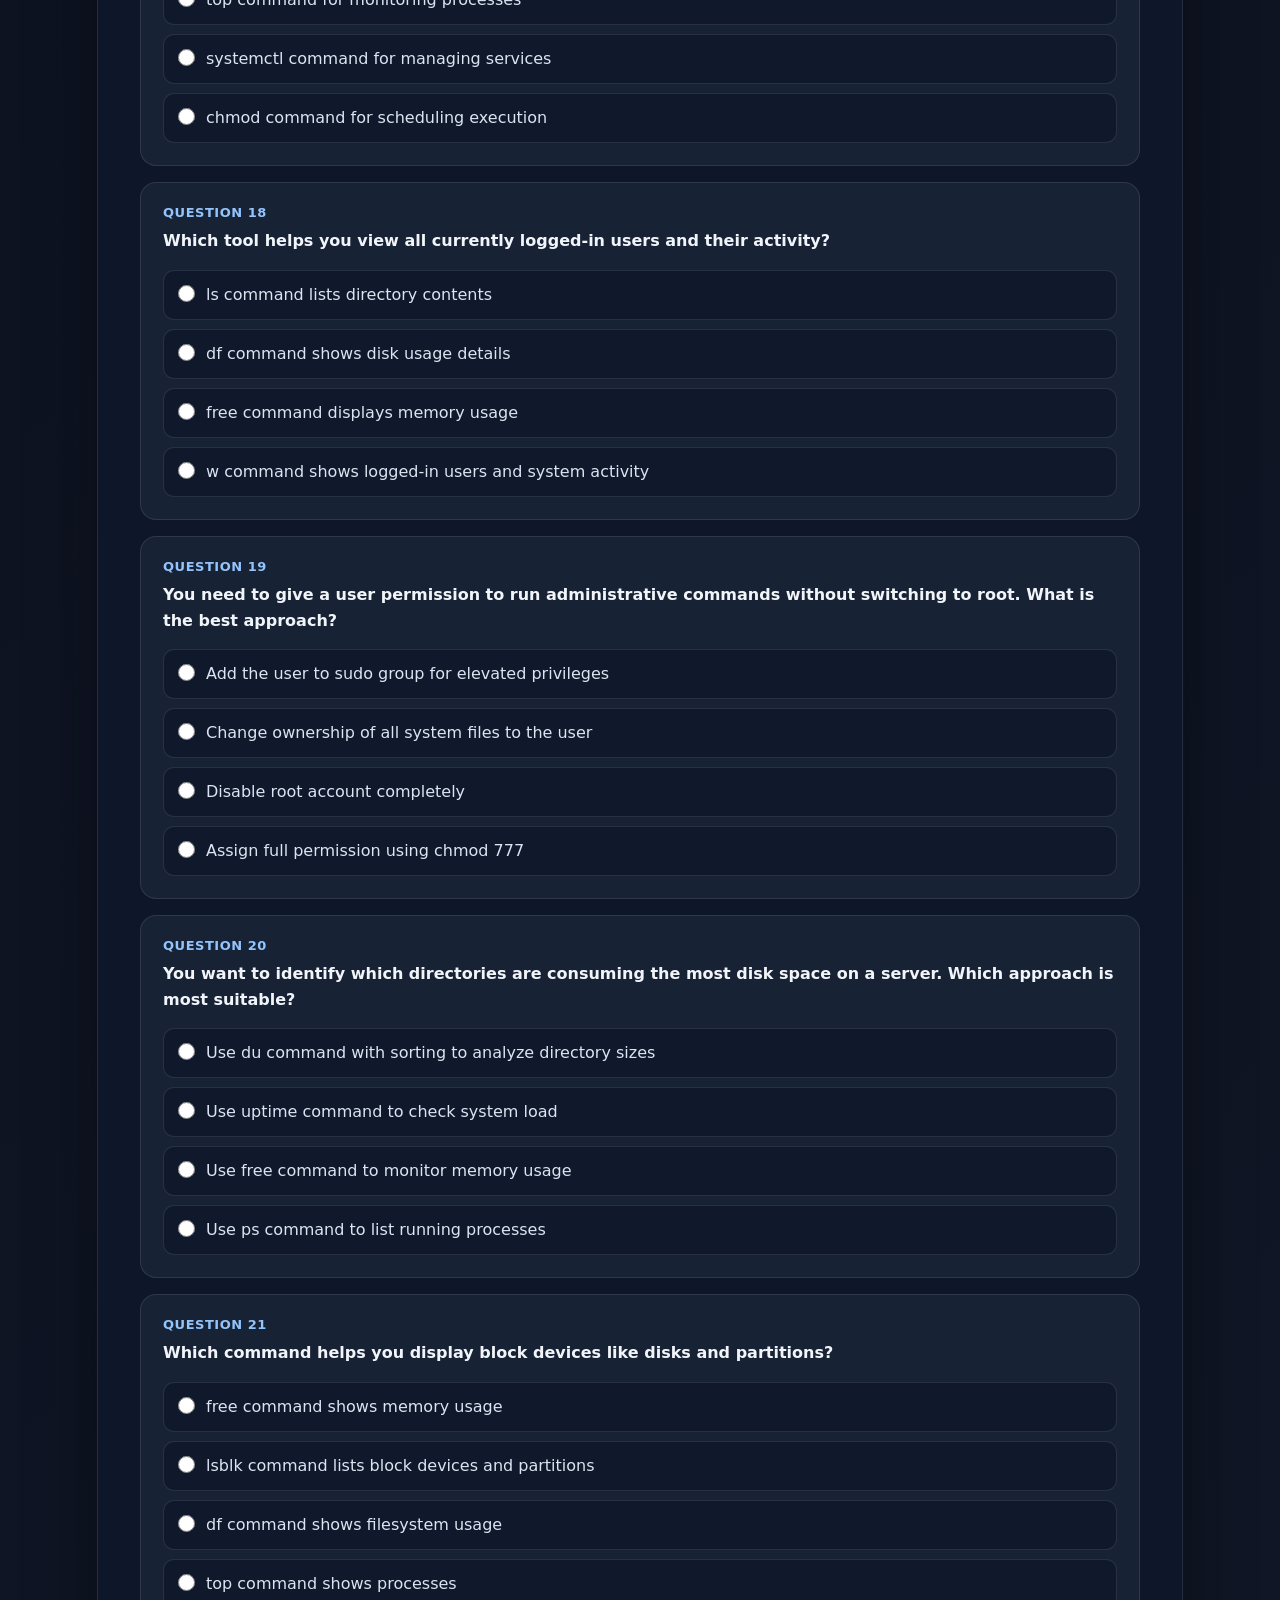
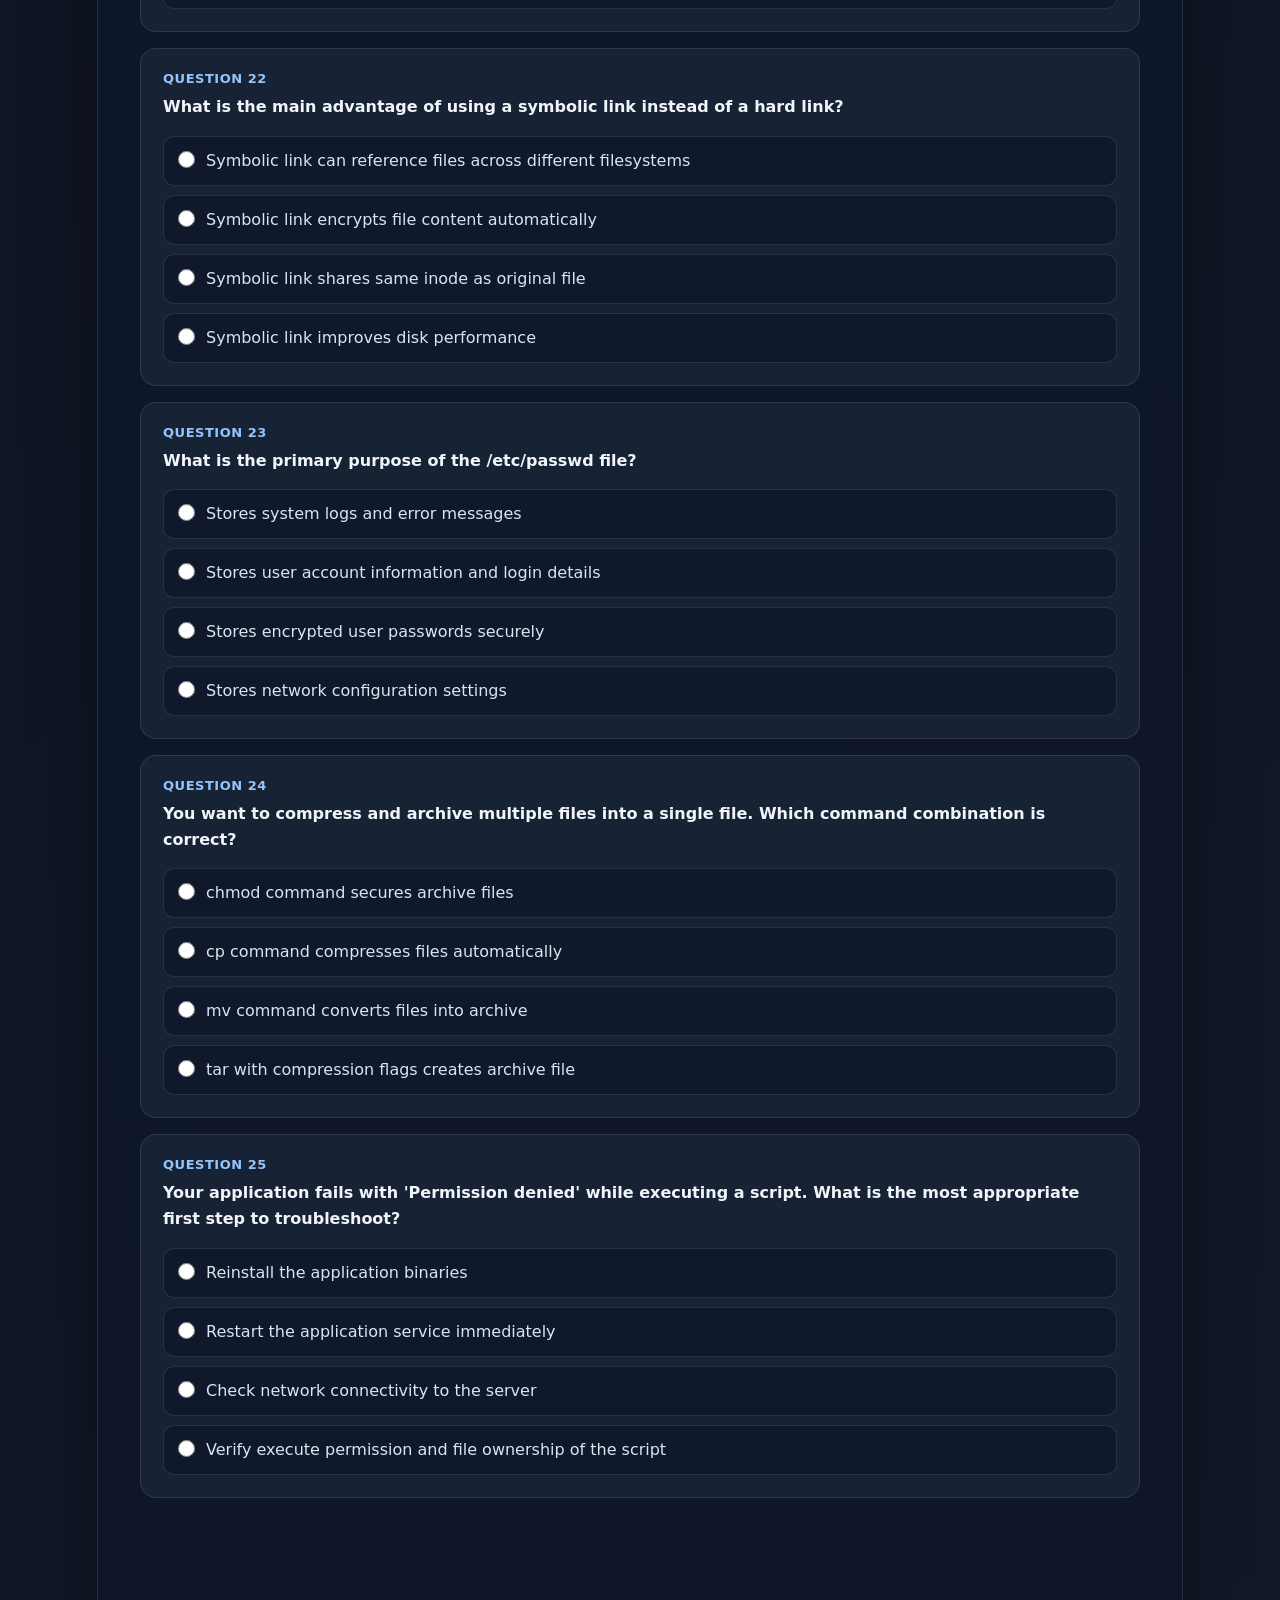
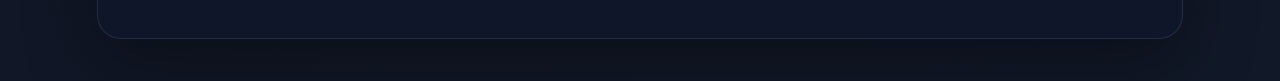
<file: tests/linux/linux.html>
<!DOCTYPE html>
<html lang="en">
<head>
    <meta charset="UTF-8">
    <meta name="viewport" content="width=device-width, initial-scale=1.0">
    <meta name="theme-color" content="#080b18">
    <title>Linux Knowledge Test</title>
    <link rel="stylesheet" href="../../style.css">
</head>
<body class="test-page">
    <main class="container">
        <header class="test-header">
            <p class="eyebrow">Knowledge assessment</p>
            <h1>Linux Test</h1>
            <p class="test-intro">
                Answer the questions you know. You can leave questions blank
                and return to them before submitting.
            </p>
        </header>

        <section id="quizSection" aria-label="Linux quiz">
            <div class="quiz-toolbar">
                <div class="quiz-instructions">
                    <strong>All questions are shown below</strong>
                    <span>Select a question number to jump to it.</span>
                </div>

                <div id="timerBox" role="timer" aria-live="off">
                    <span class="timer-label">TIME REMAINING</span>
                    <span id="timer">30:00</span>
                </div>
            </div>

            <div id="questionNavigator" class="question-status" aria-label="Question navigation">
                <div class="status-legend">
                    <span><i class="legend-dot answered-dot"></i> Answered</span>
                    <span><i class="legend-dot unanswered-dot"></i> Unanswered</span>
                </div>
                <div id="navigator"></div>
            </div>

            <div id="quiz"></div>

            <div class="submit-area">
                <p id="answerSummary" class="answer-summary" aria-live="polite"></p>
                <button class="submit-button" id="submitButton" type="button" onclick="submitQuiz()">
                    Review and submit
                </button>
            </div>
        </section>

        <section class="result" id="result" aria-live="polite"></section>
    </main>

    <div id="minuteNotice" class="minute-notice" role="status" aria-live="polite">
        <span class="notice-icon" aria-hidden="true">⏱</span>
        <span>One minute remaining. Review unanswered questions.</span>
    </div>

    <div
        id="submitDialog"
        class="dialog-backdrop hidden"
        role="dialog"
        aria-modal="true"
        aria-labelledby="submitDialogTitle">
        <div class="submit-dialog">
            <div class="dialog-icon" aria-hidden="true">?</div>
            <h2 id="submitDialogTitle">Ready to submit?</h2>
            <p id="submitDialogMessage"></p>
            <div class="dialog-actions">
                <button class="secondary-button" type="button" onclick="closeSubmitDialog()">
                    Go back
                </button>
                <button class="submit-button" type="button" onclick="confirmSubmit()">
                    Submit test
                </button>
            </div>
        </div>
    </div>

    <script src="../../script.js"></script>
    <script src="linux-questions.js"></script>
    <script src="linux.js"></script>
</body>
</html>
</file>
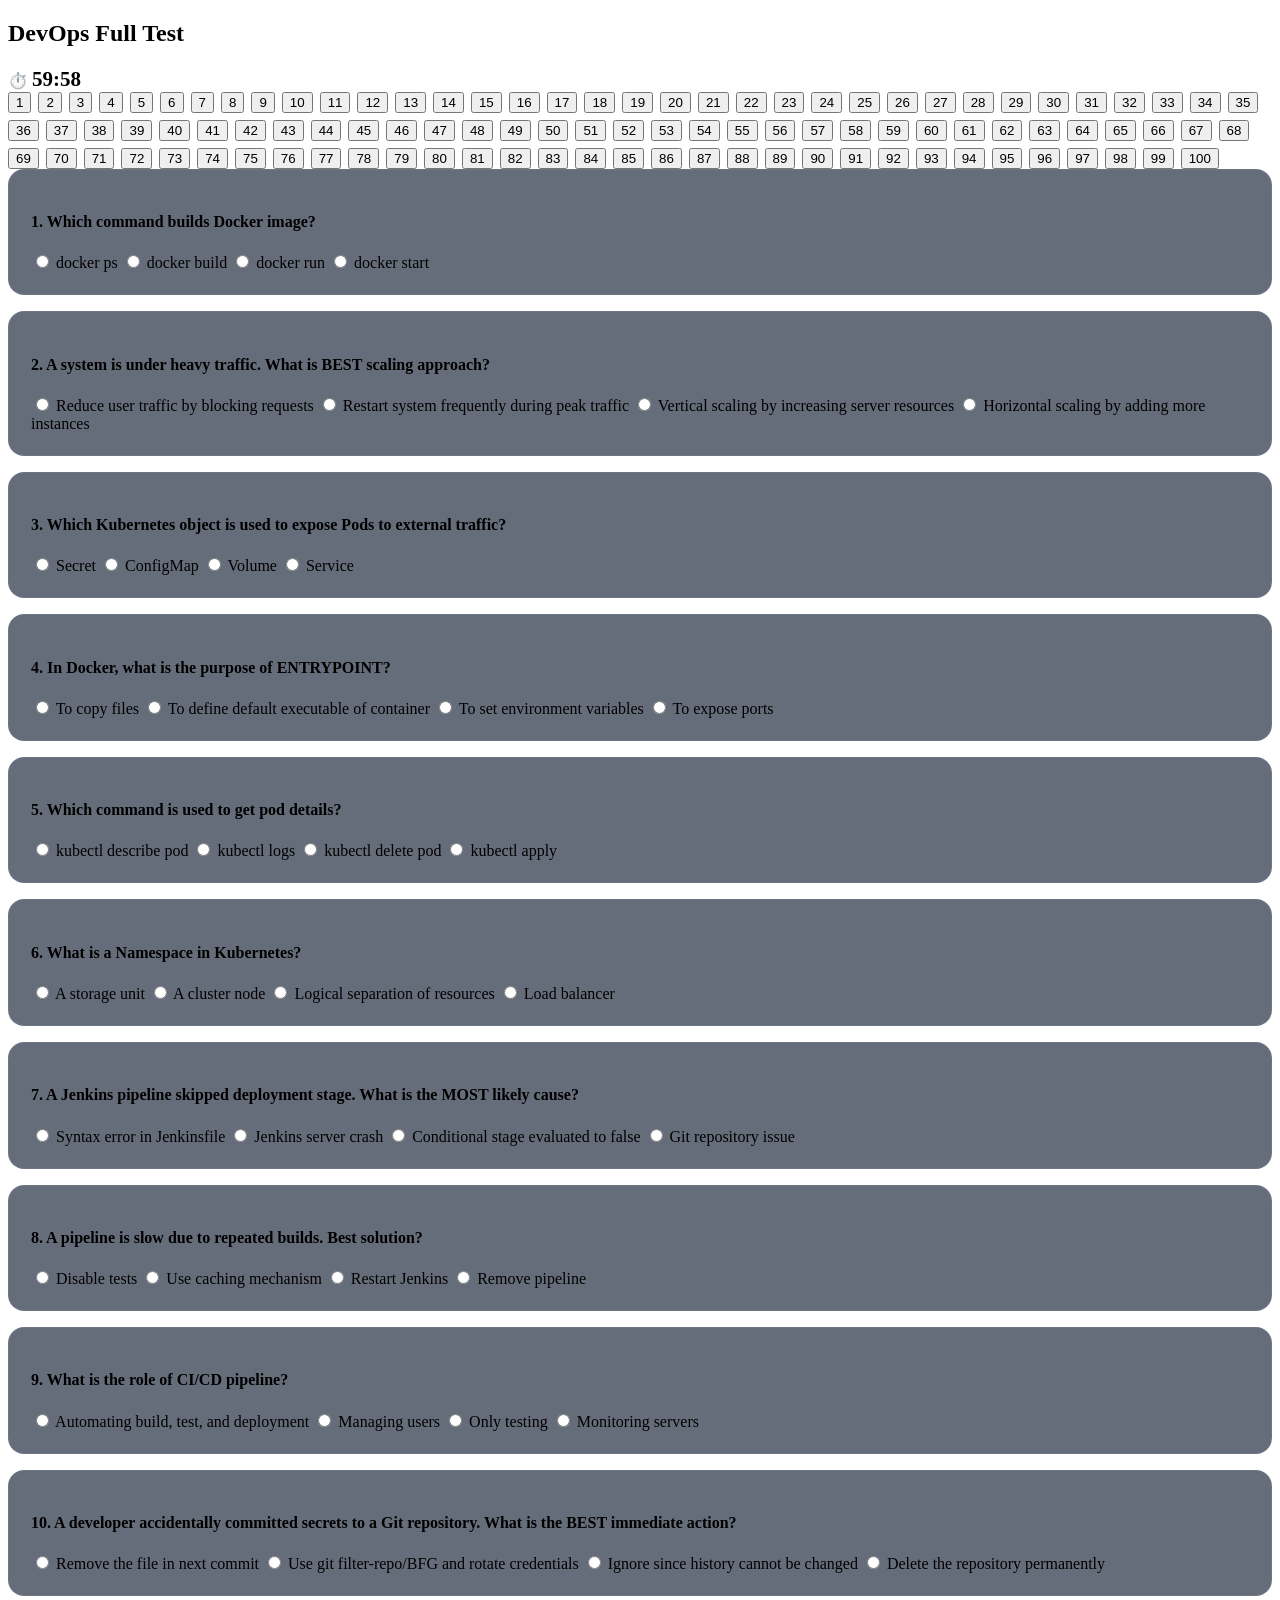
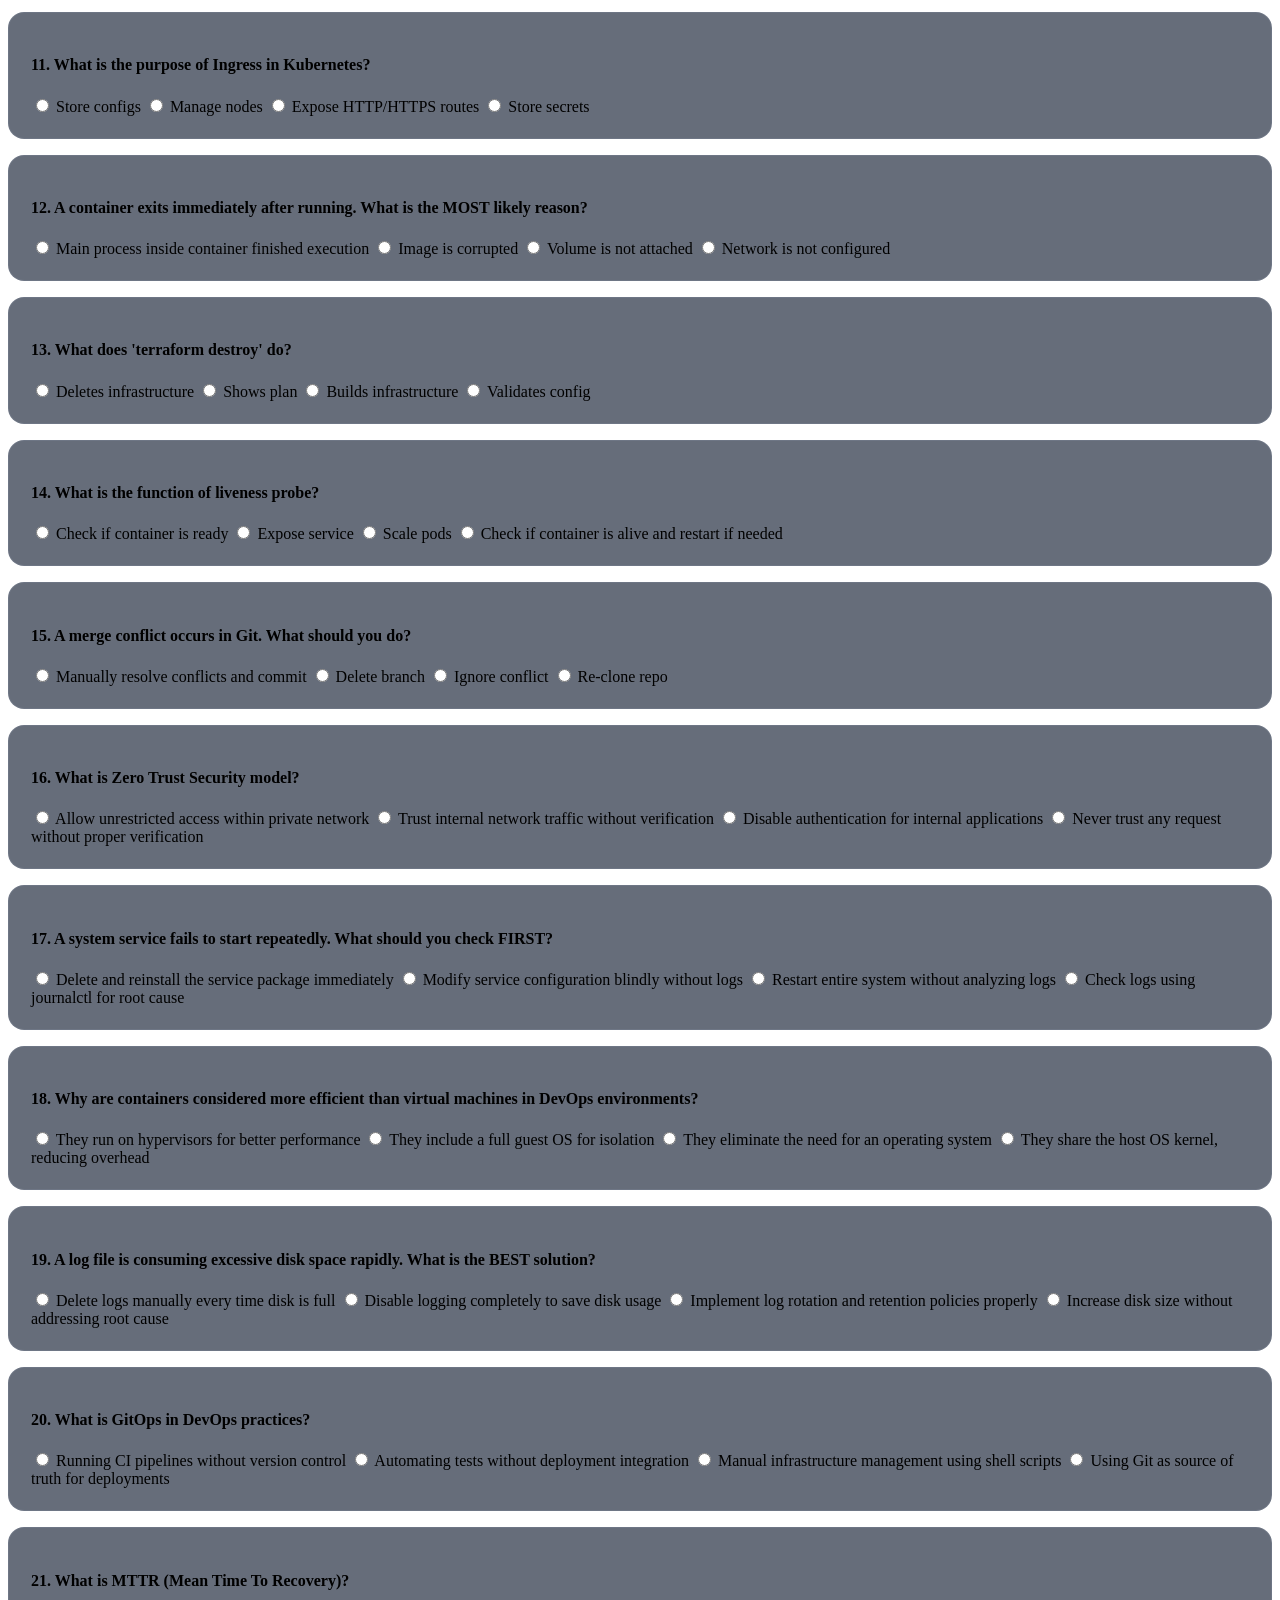
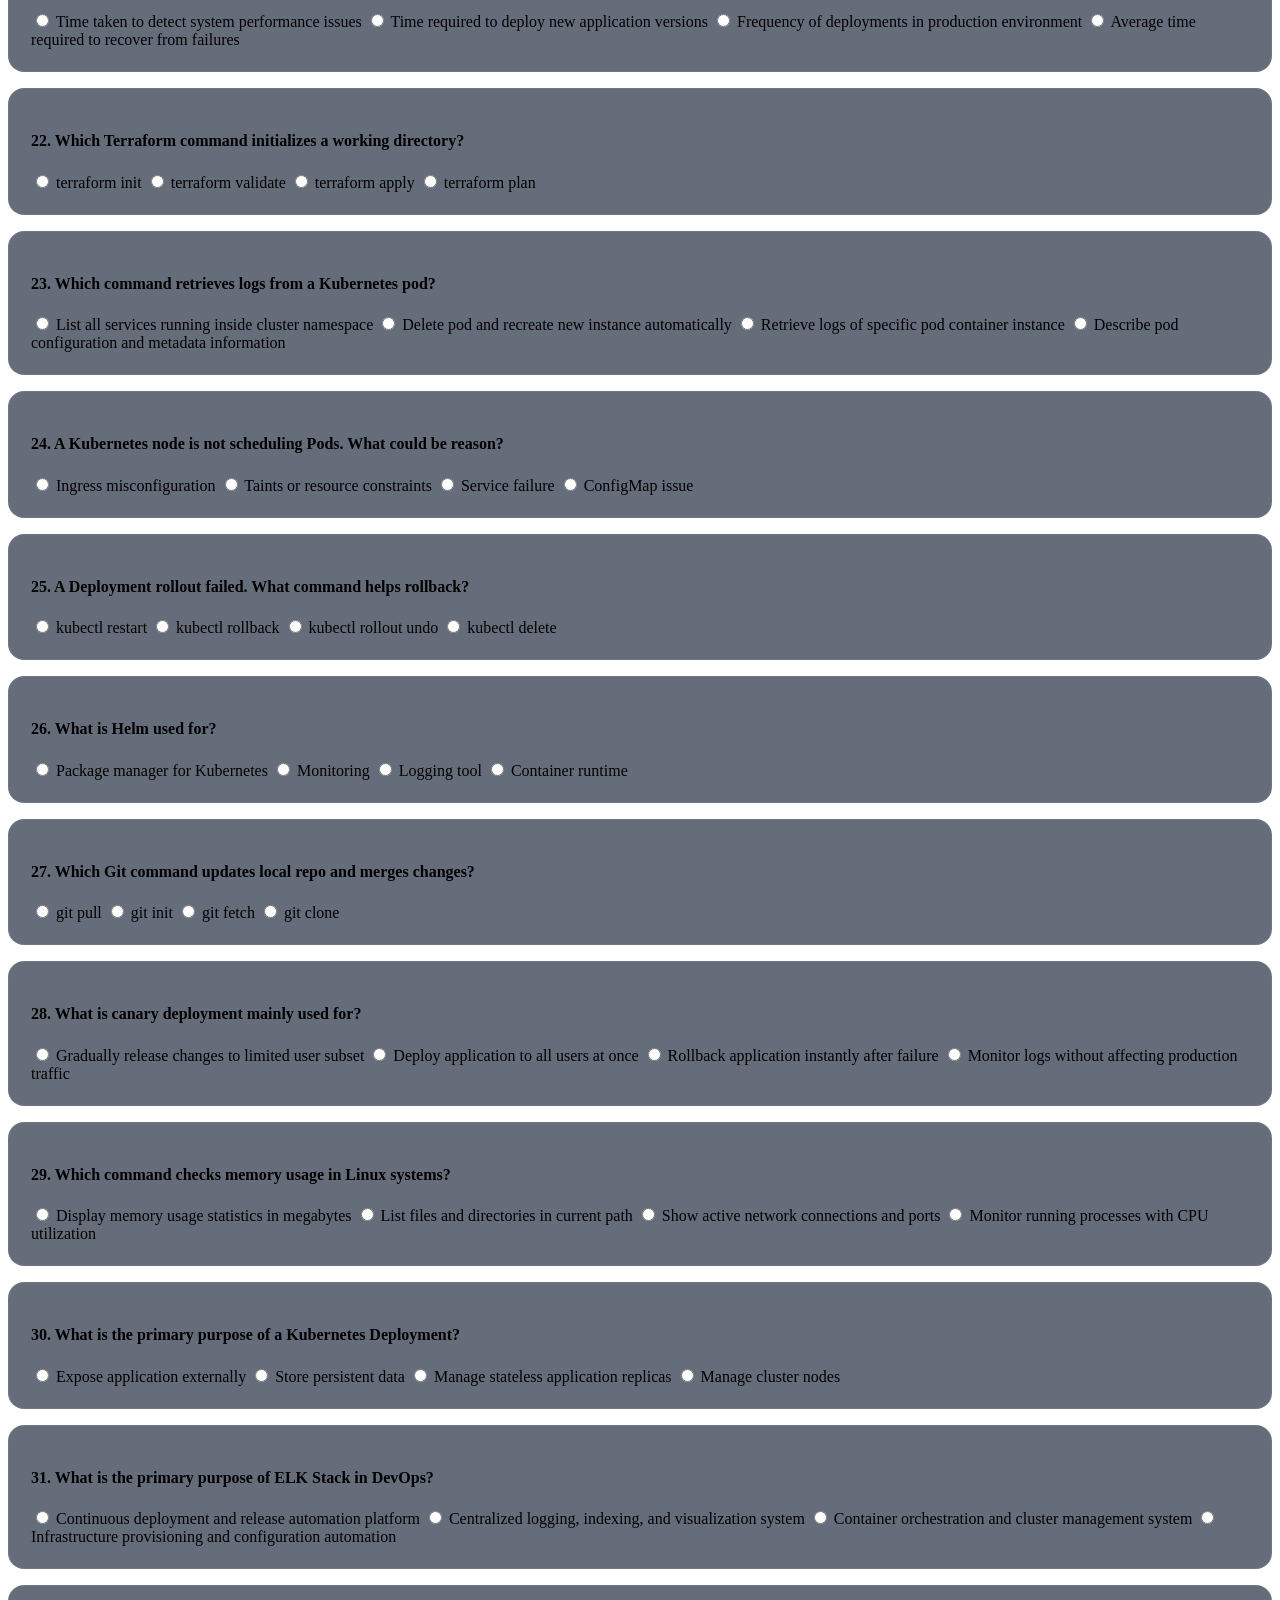
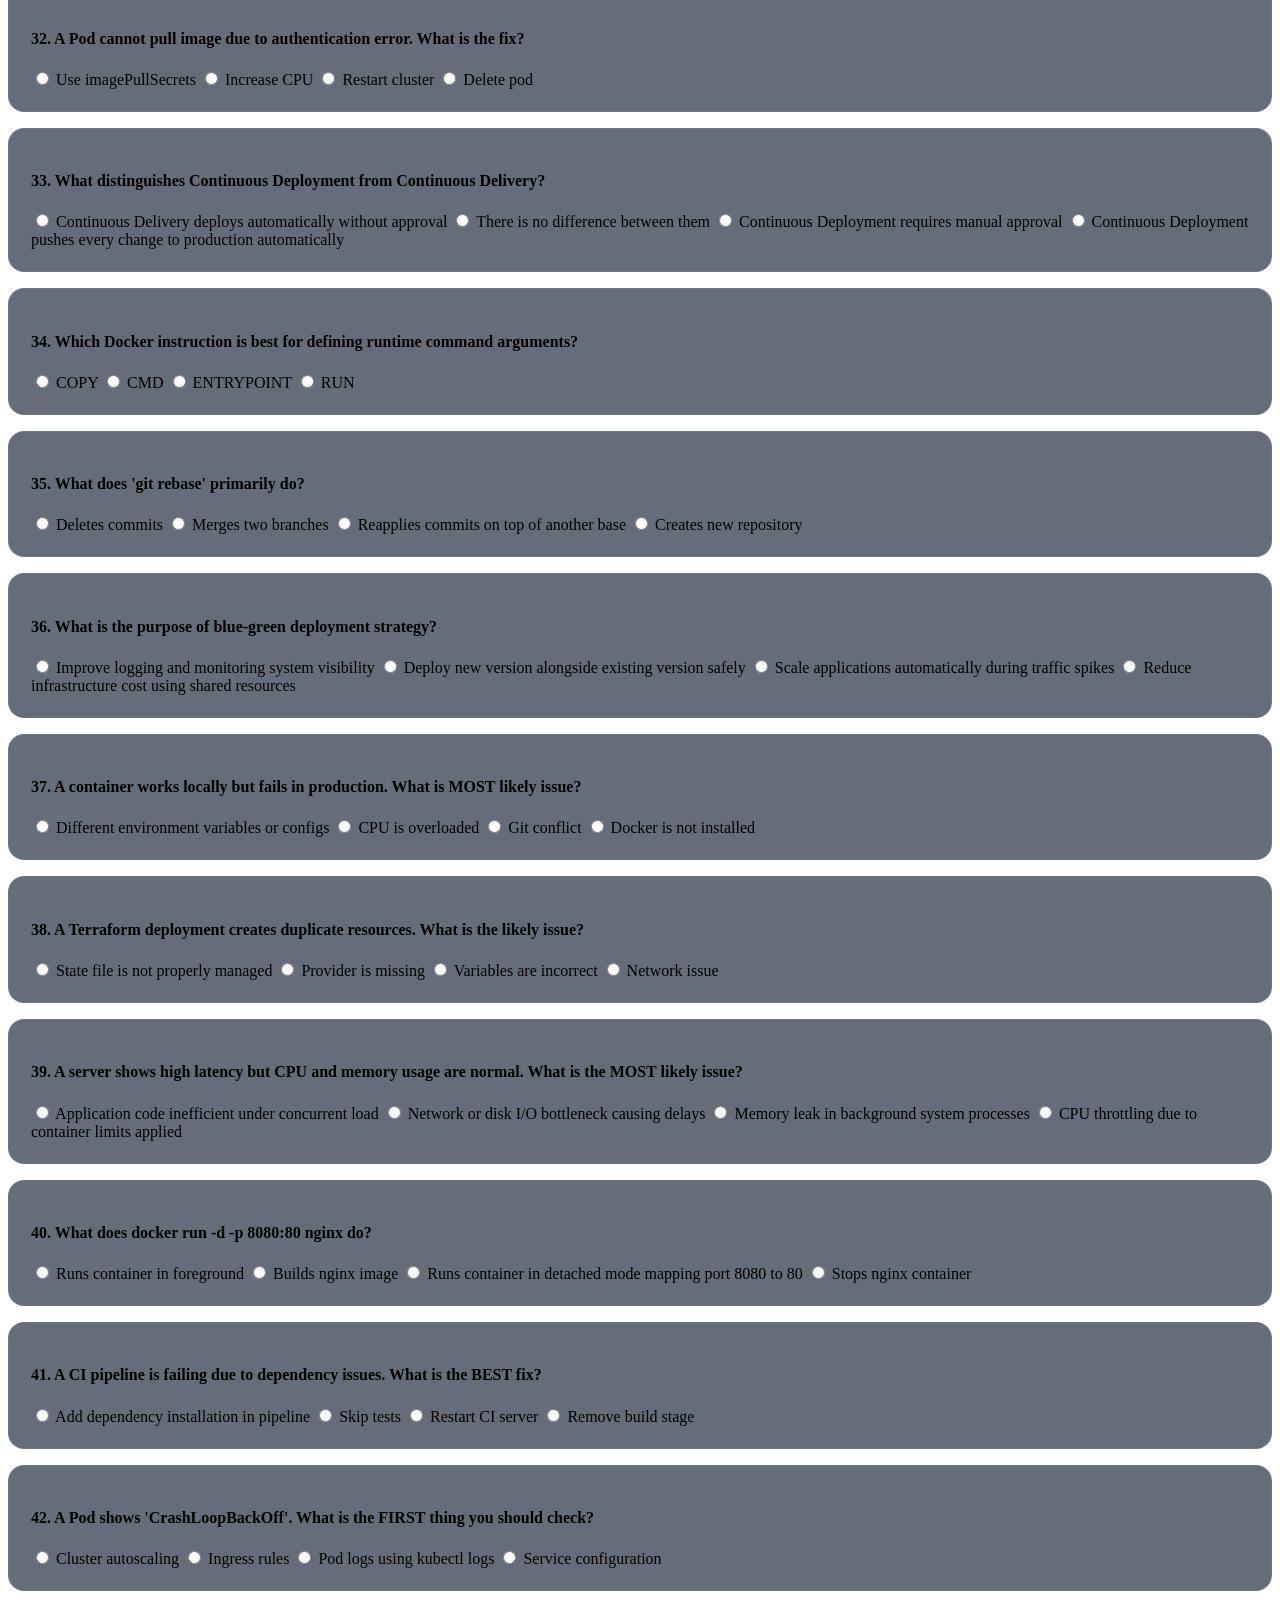
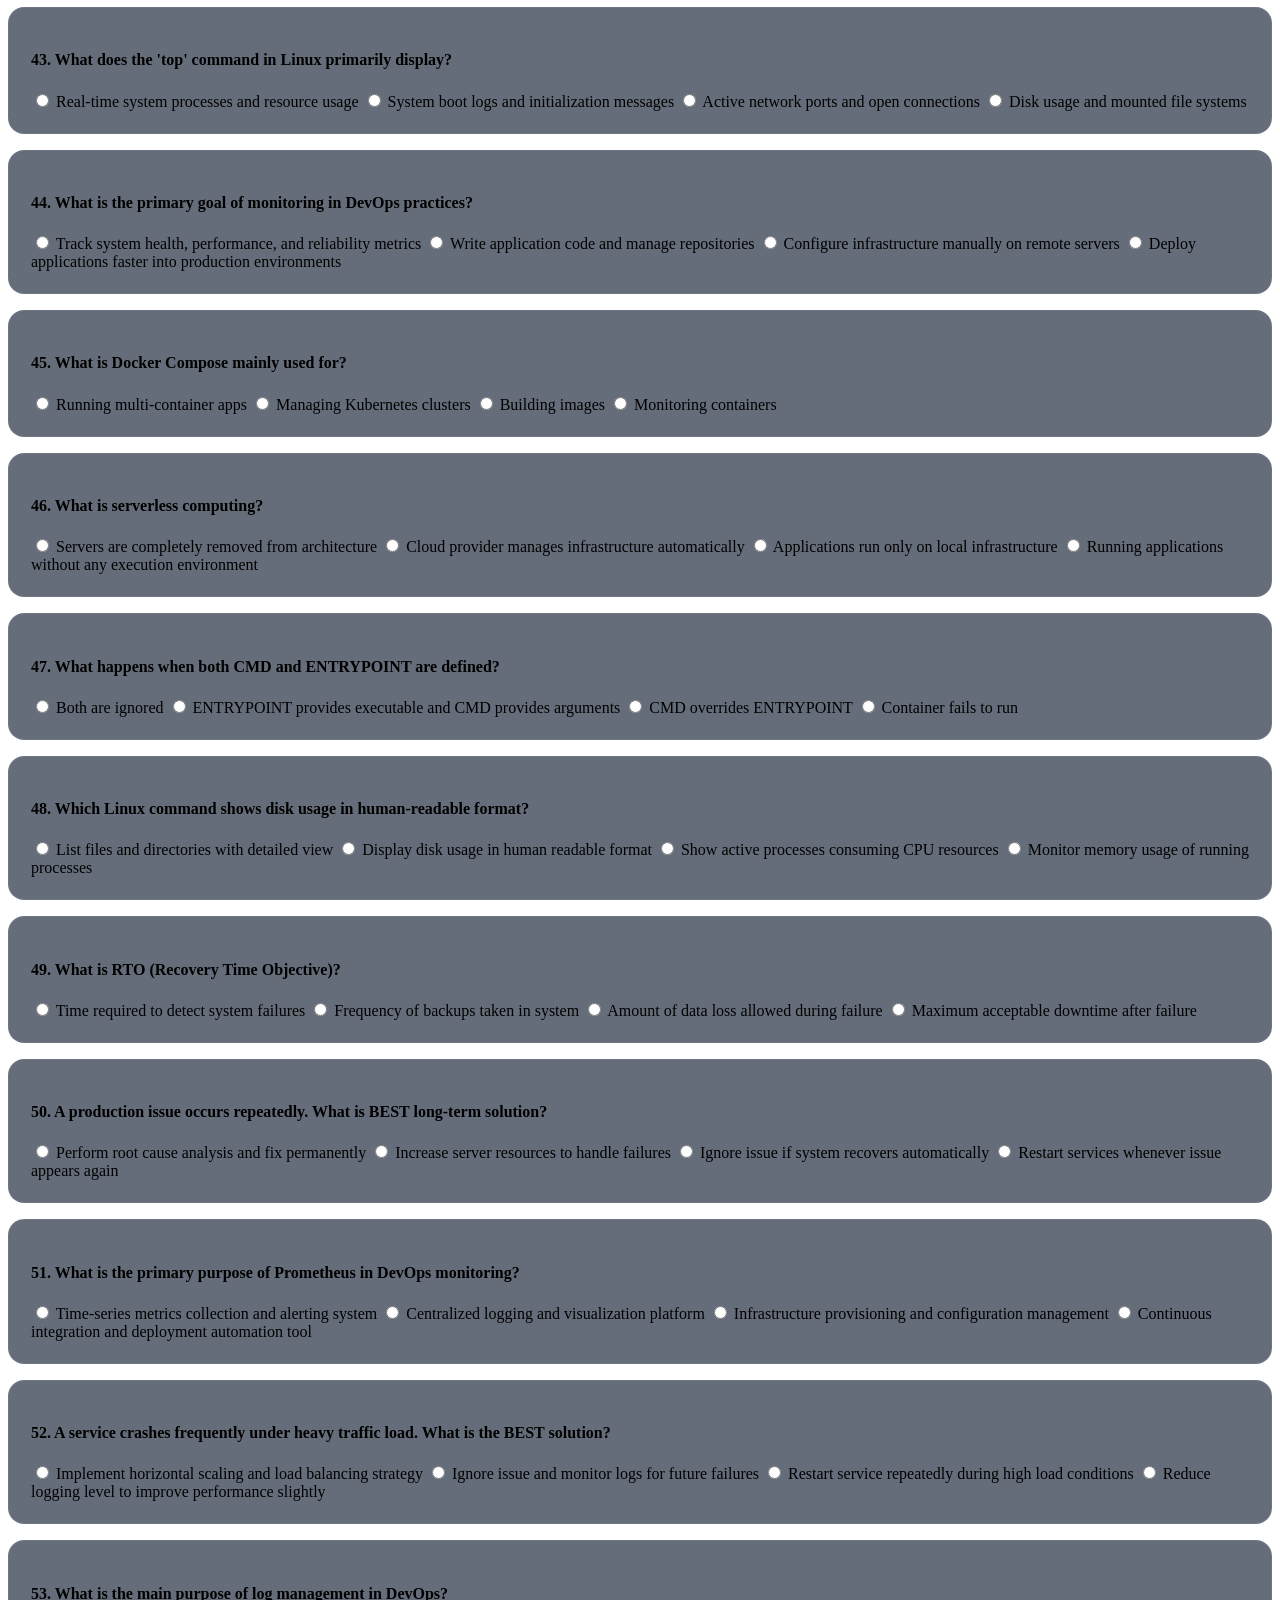
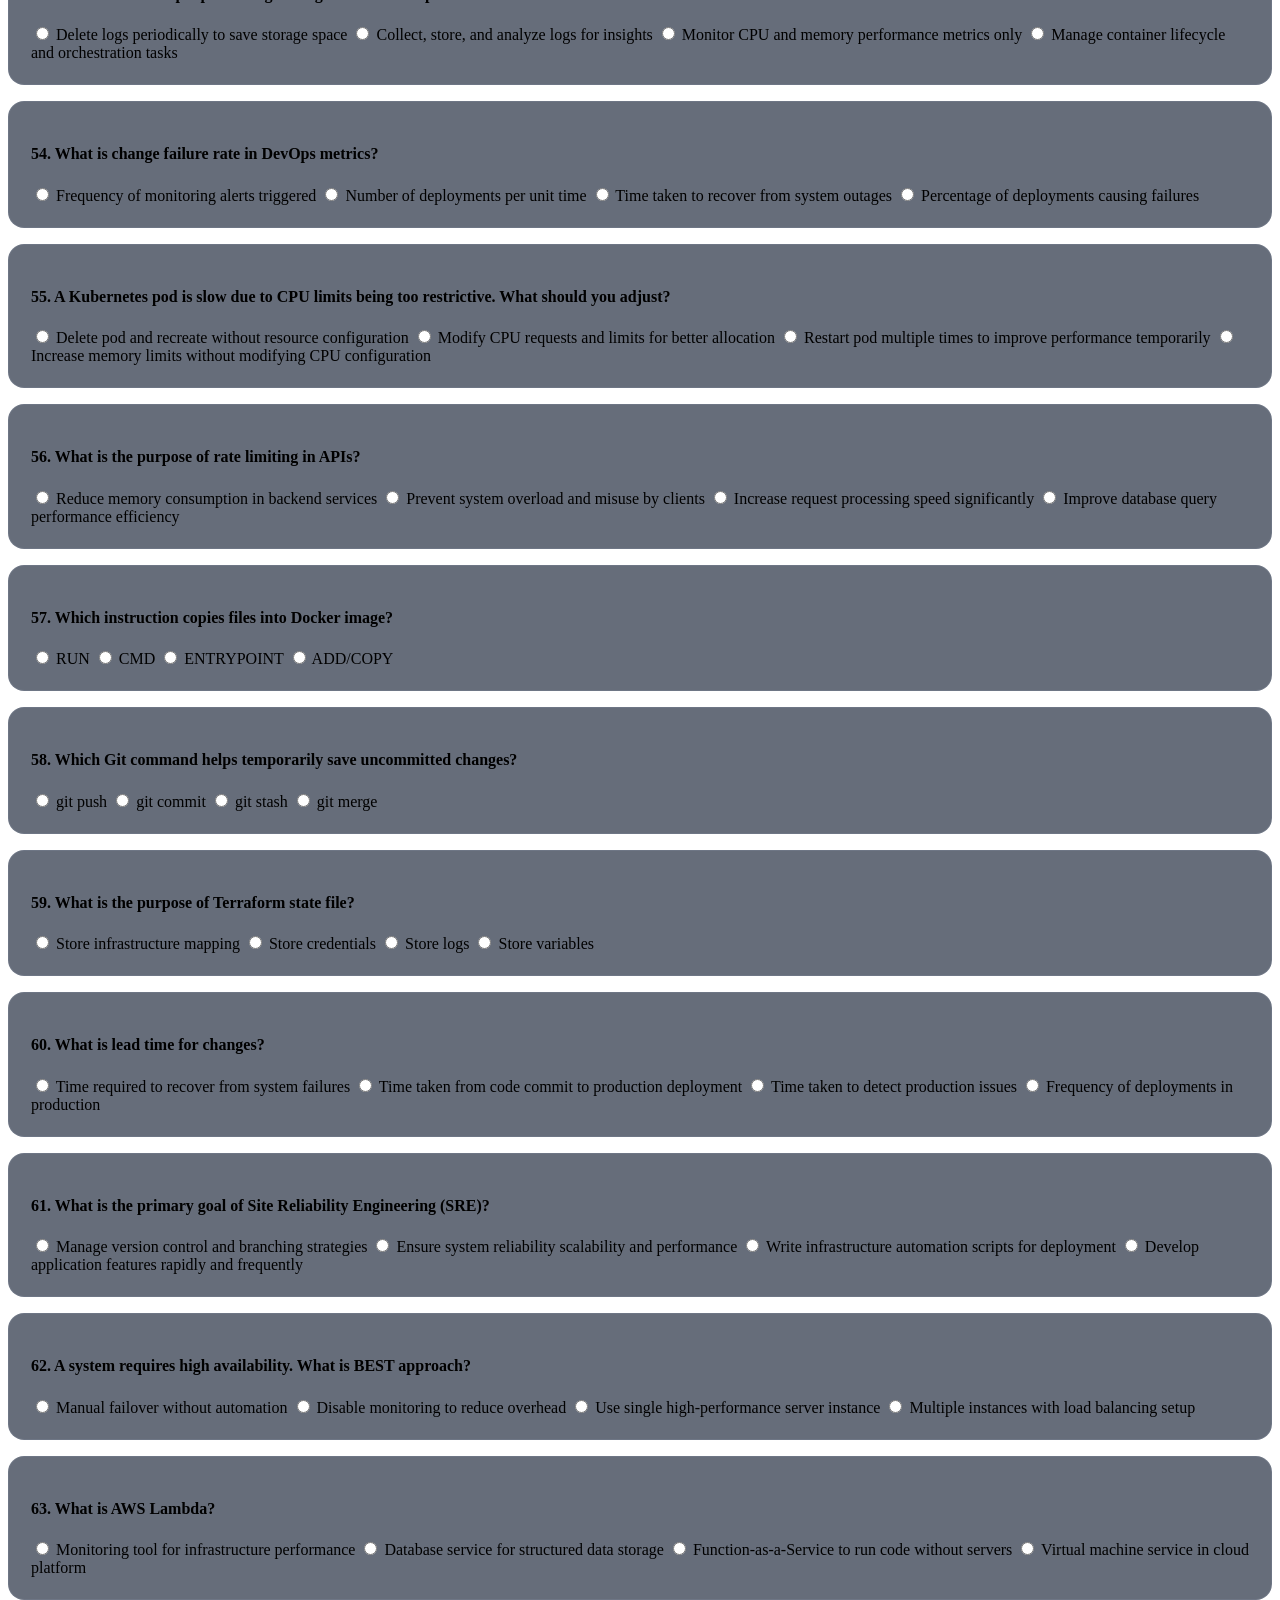
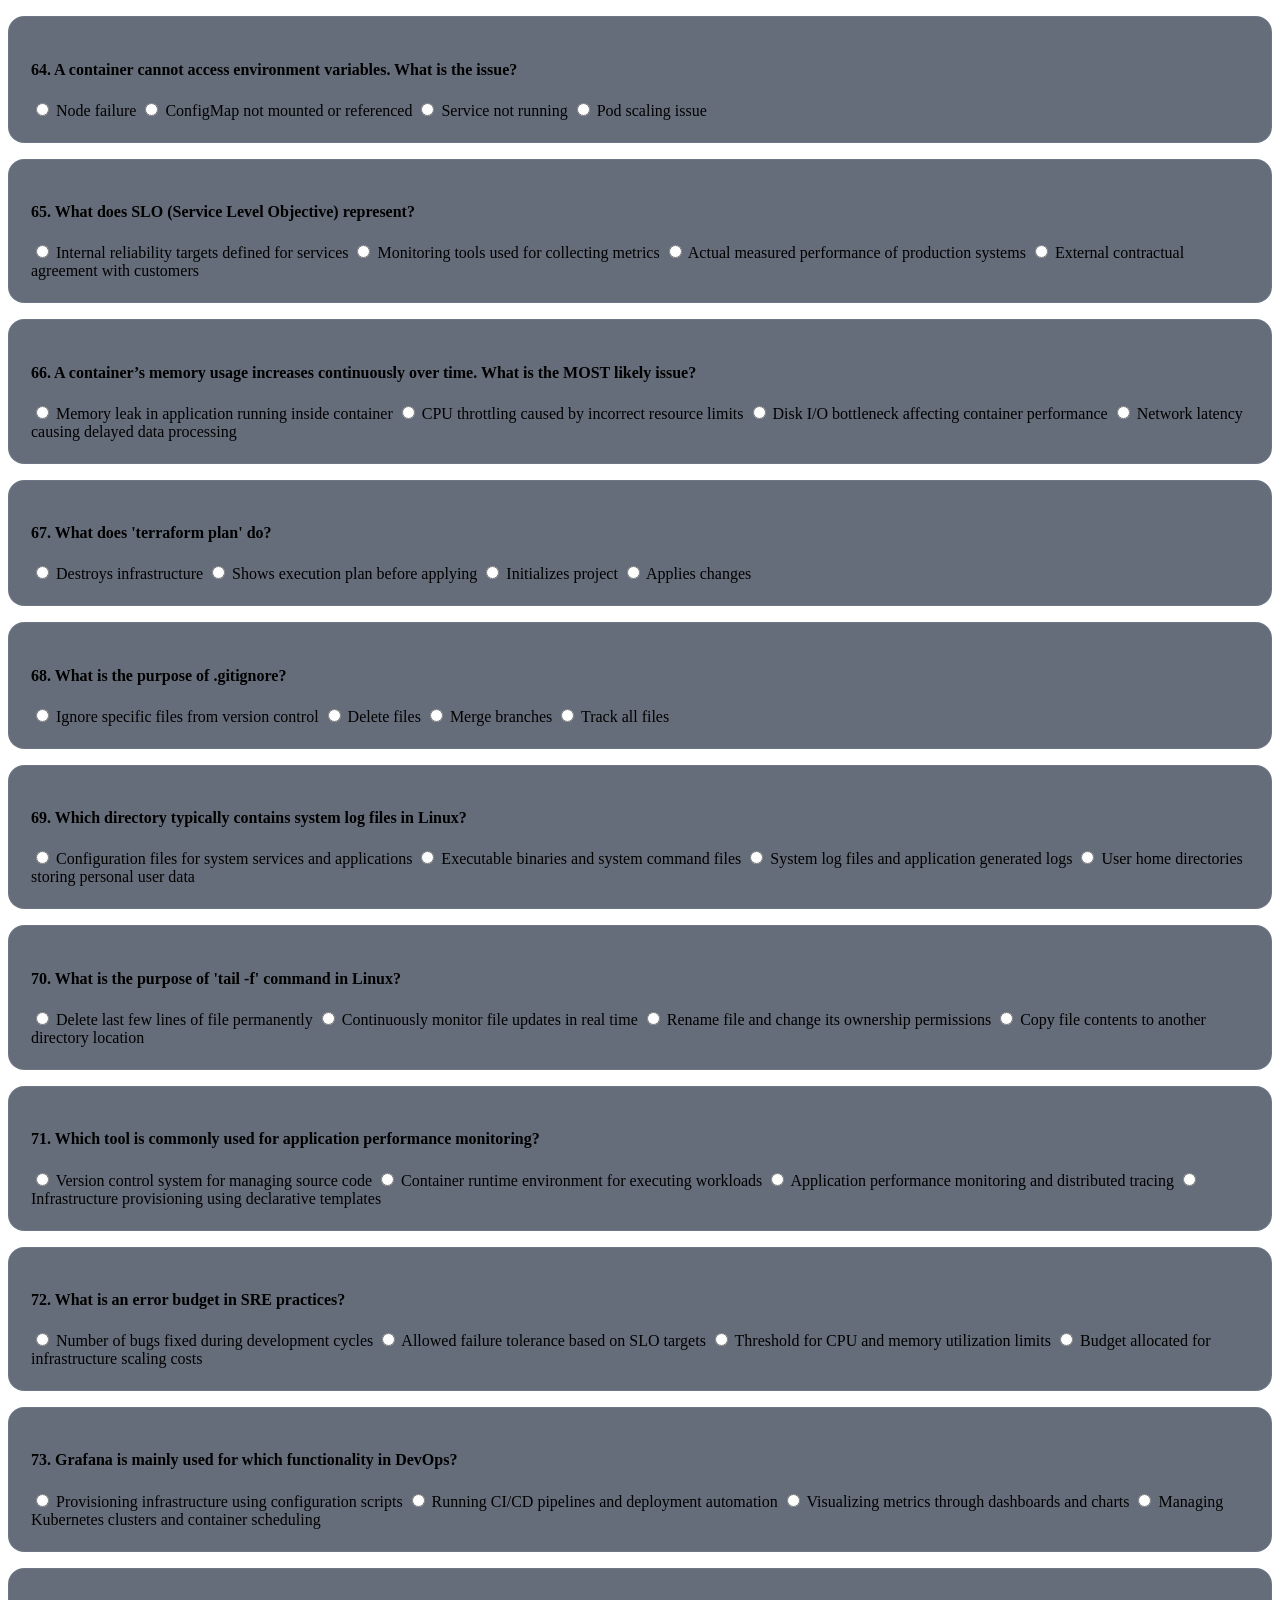
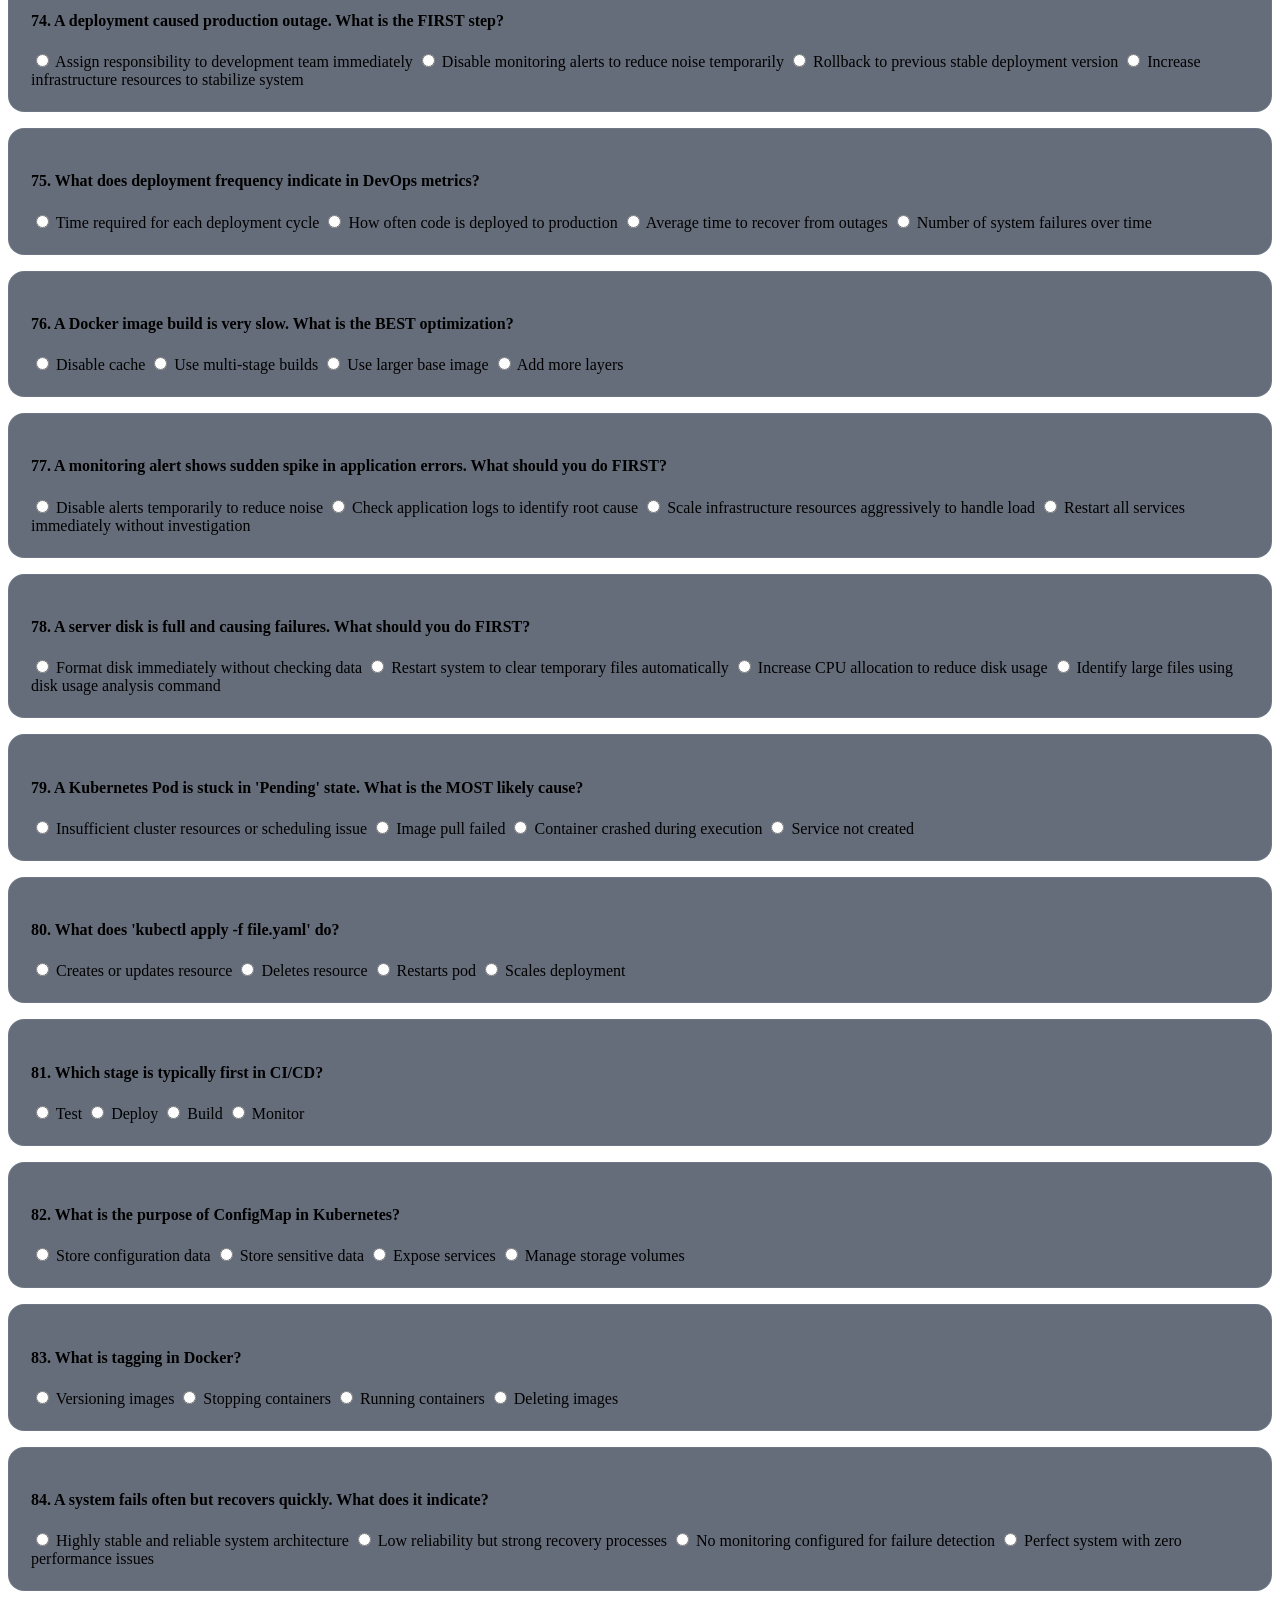
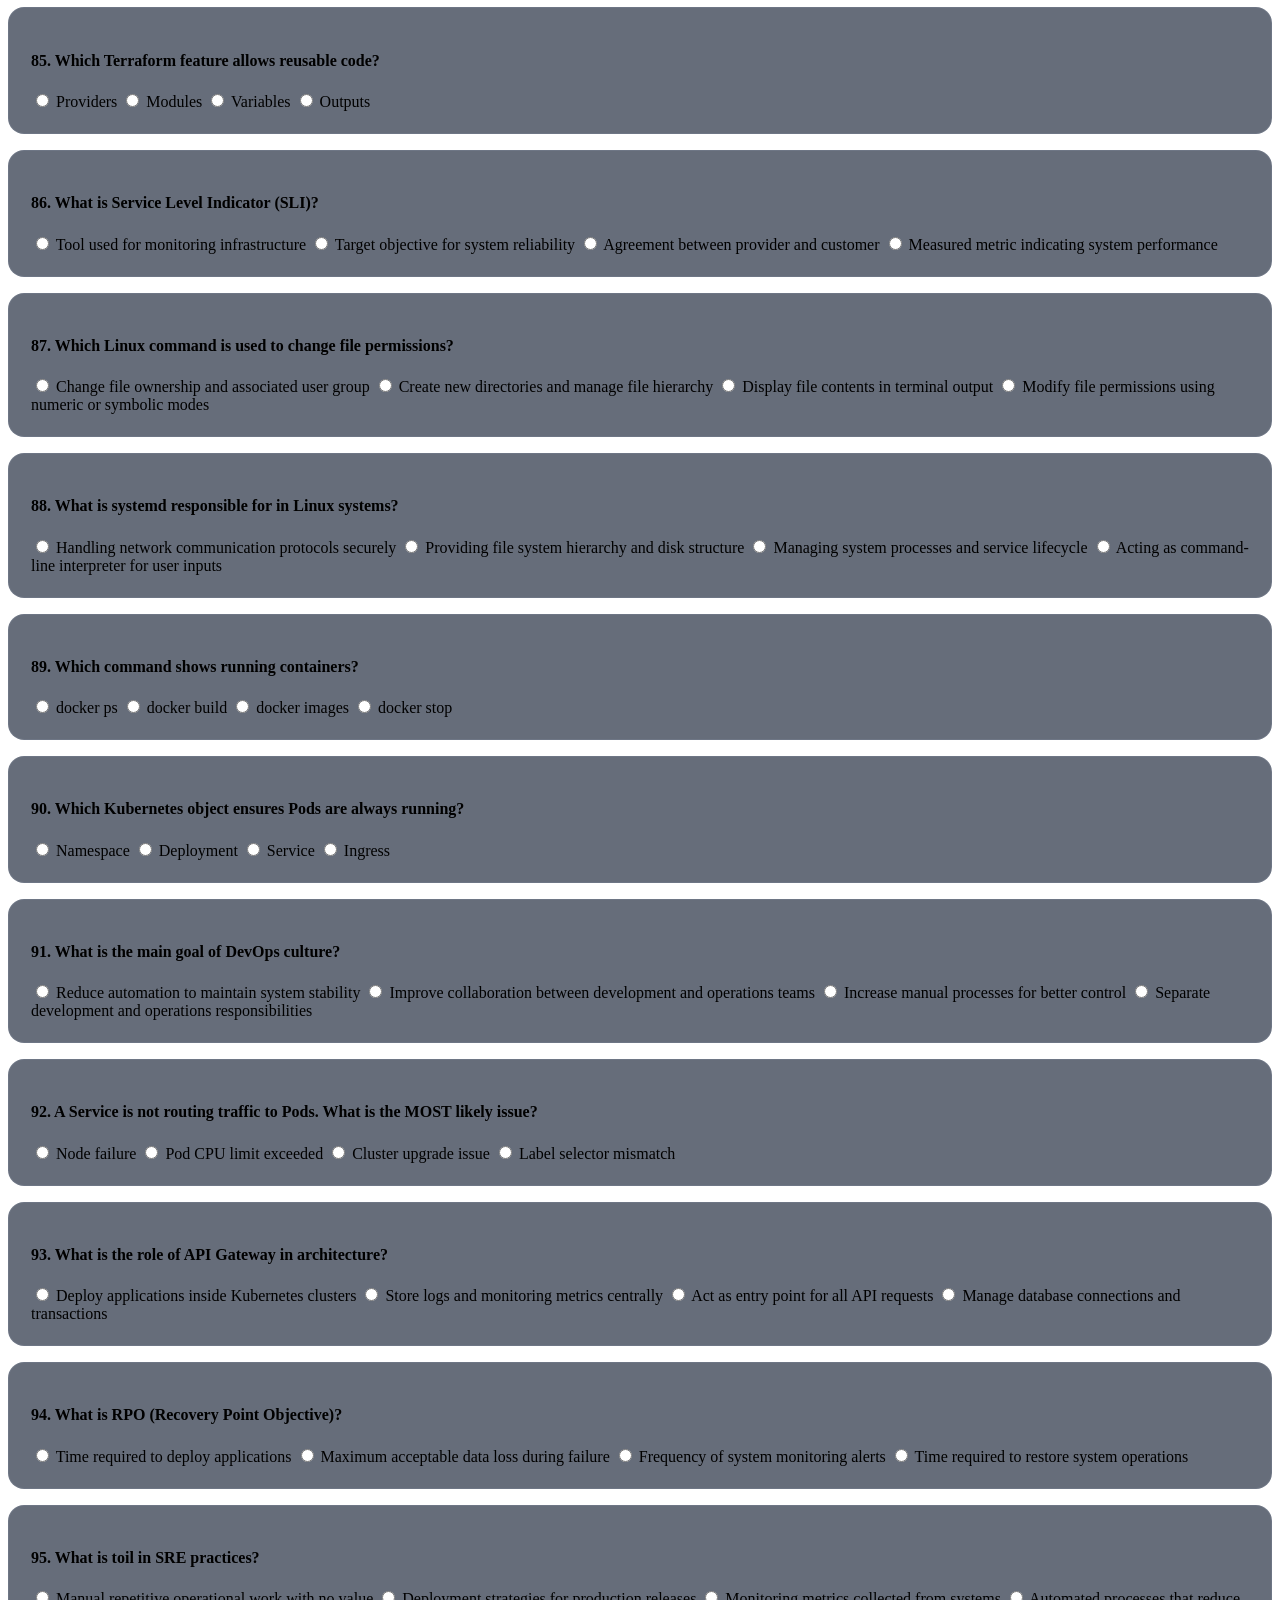
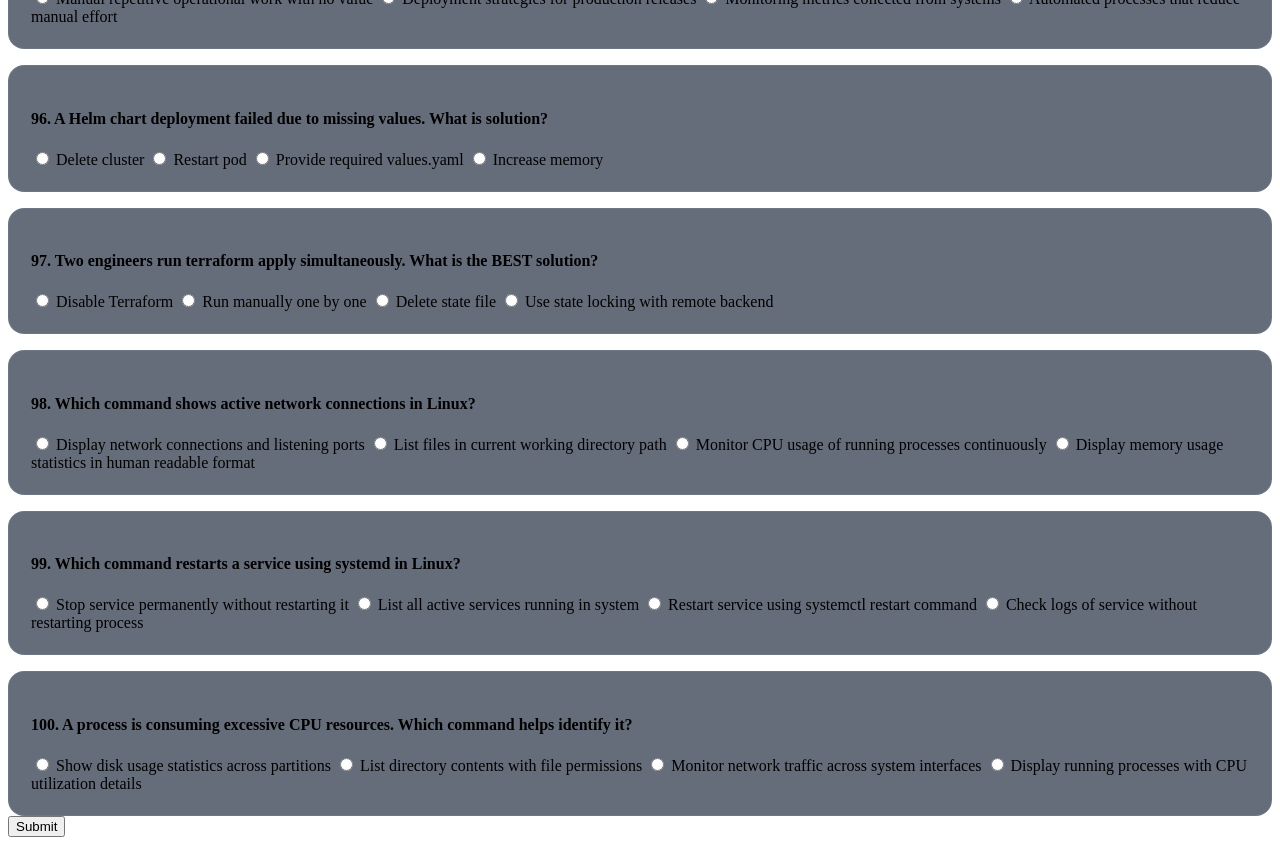
<file: tests/devops/all/devops-all.html>
<!DOCTYPE html>
<html>
<head>
<title>DevOps Full Test</title>
<meta charset="UTF-8">

<link rel="stylesheet" href="../../../style.css">

</head>

<body>

<div class="container">

<h2>DevOps Full Test</h2>

<!-- QUIZ -->
<div id="quizSection">
<div id="timerBox">
⏱️ <span id="timer">60:00</span>
</div>

<div id="navigator"></div>
<div id="quiz"></div>

<button onclick="submitQuiz()">Submit</button>
</div>

<!-- RESULT -->
<div class="result" id="result"></div>

</div>
  
<script src="../../../script.js"></script>
<script src="devops-all-questions.js"></script>
<script src="devops-all.js"></script>

</body>
</html>
</file>
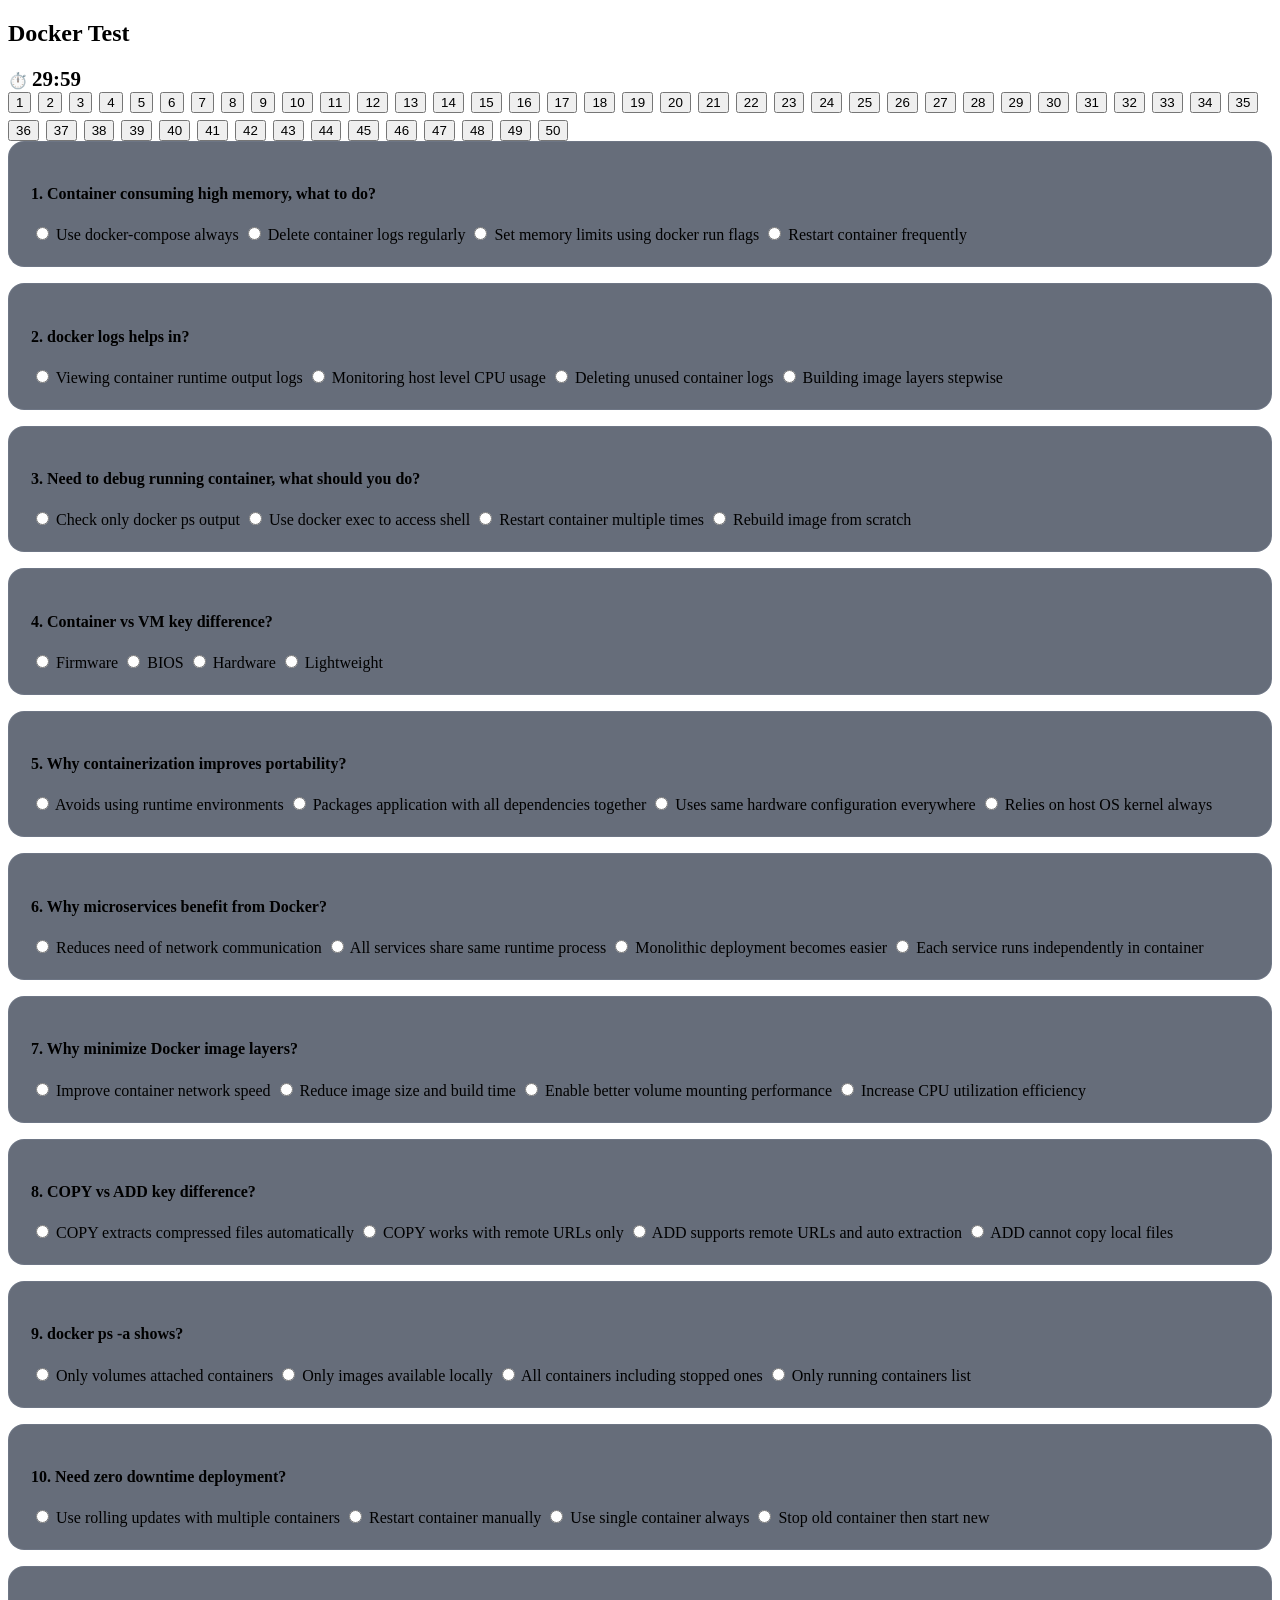
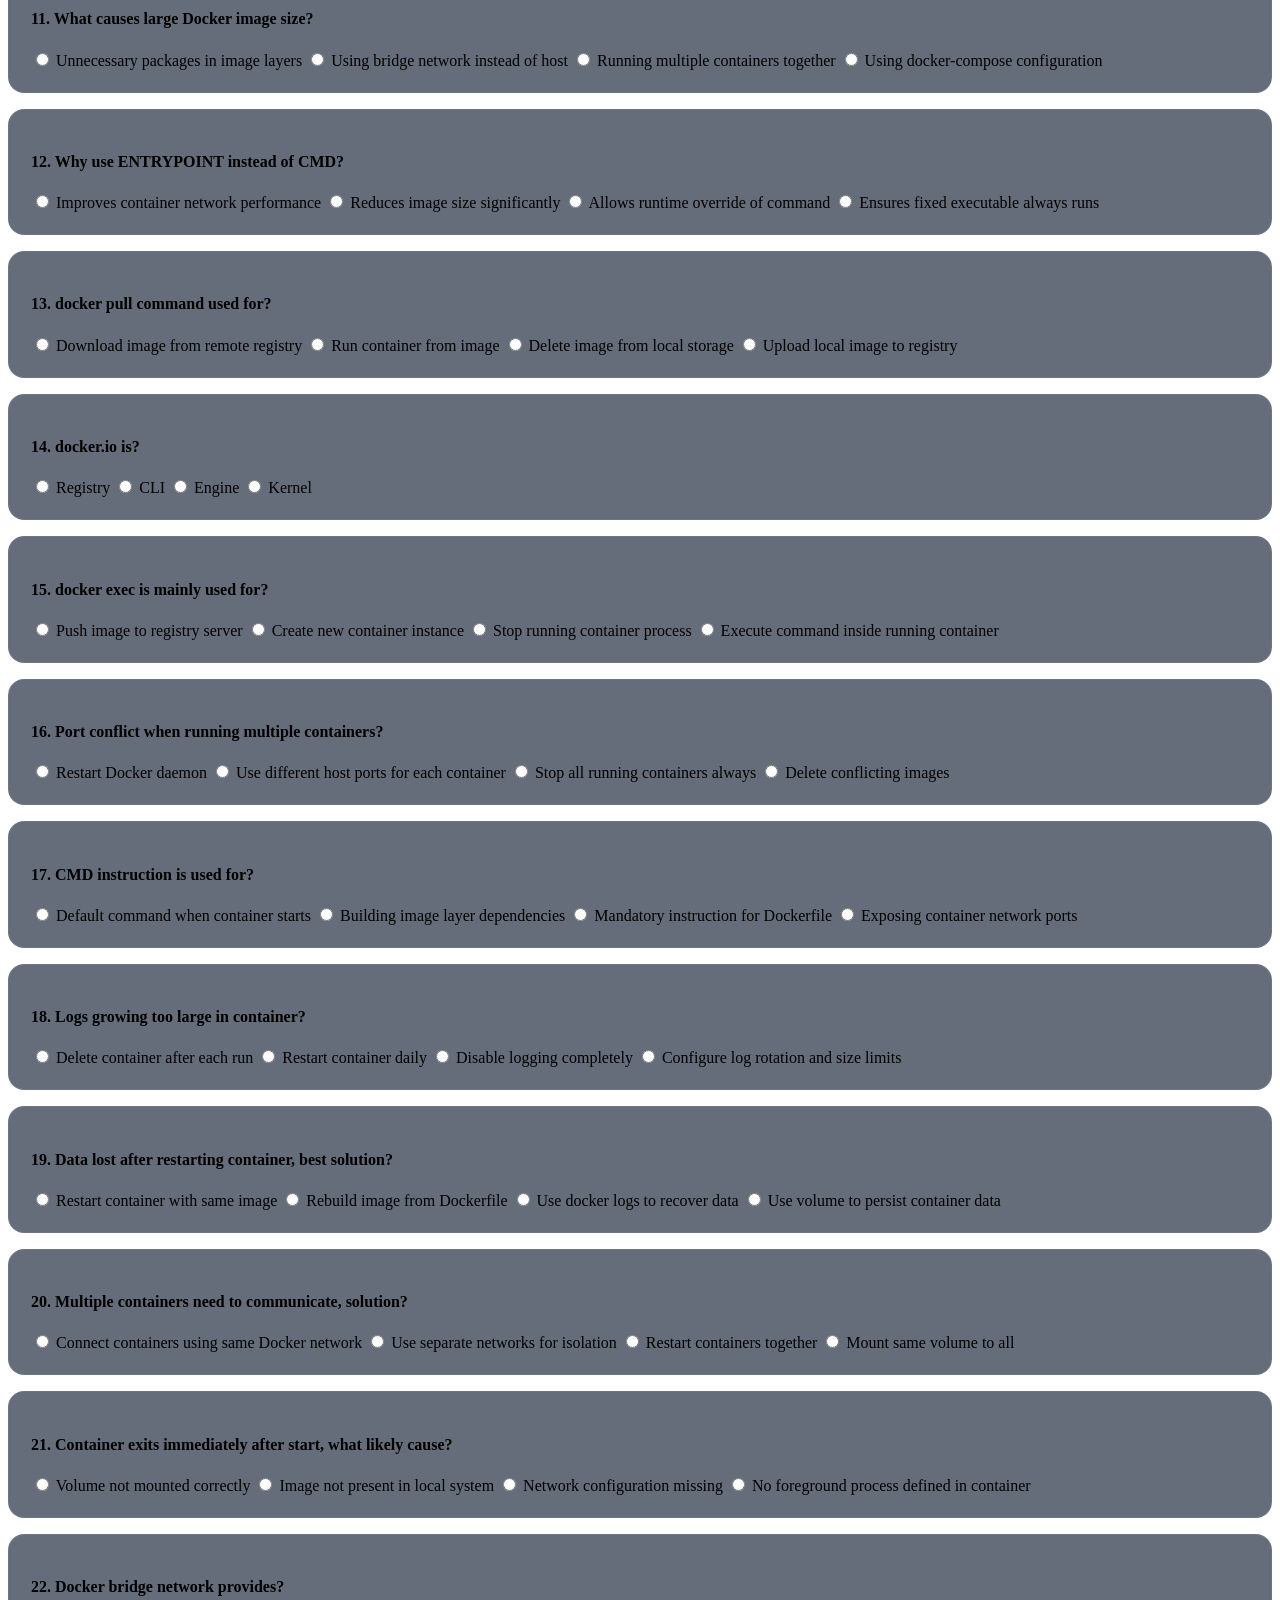
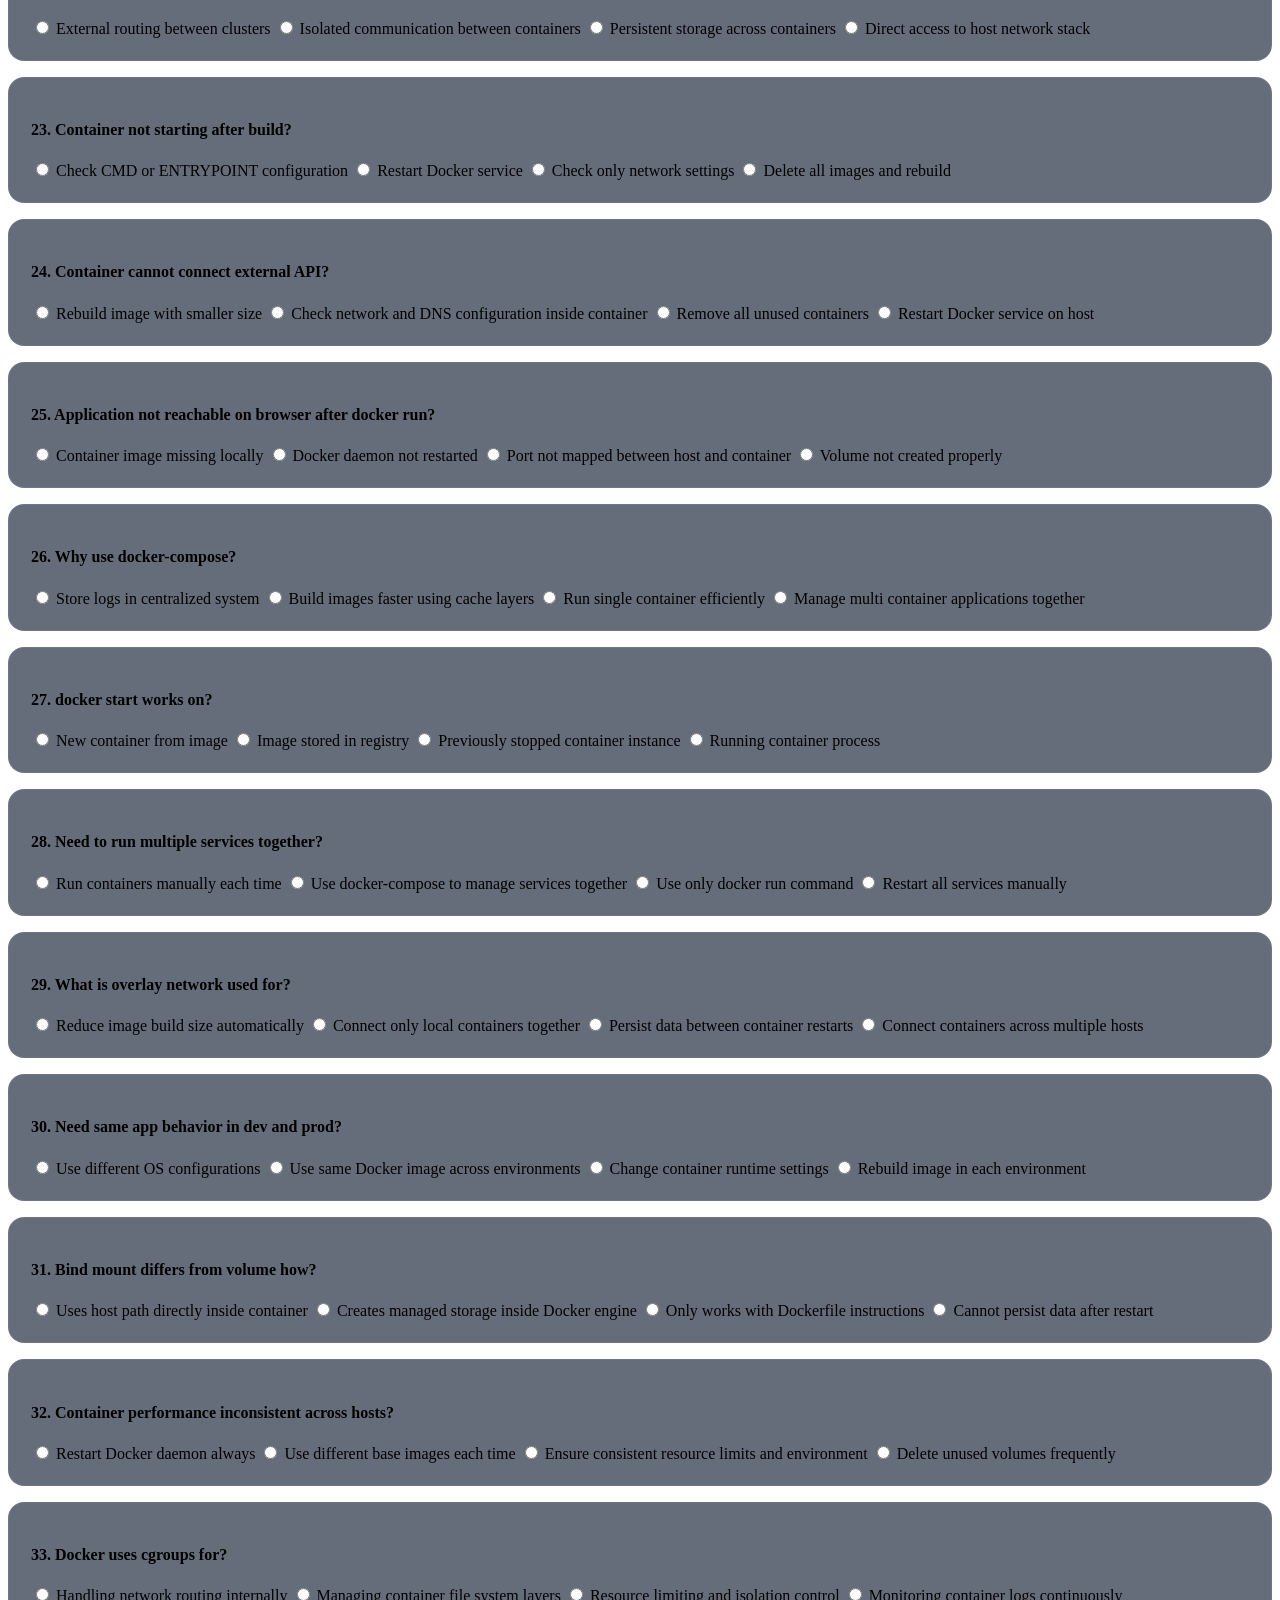
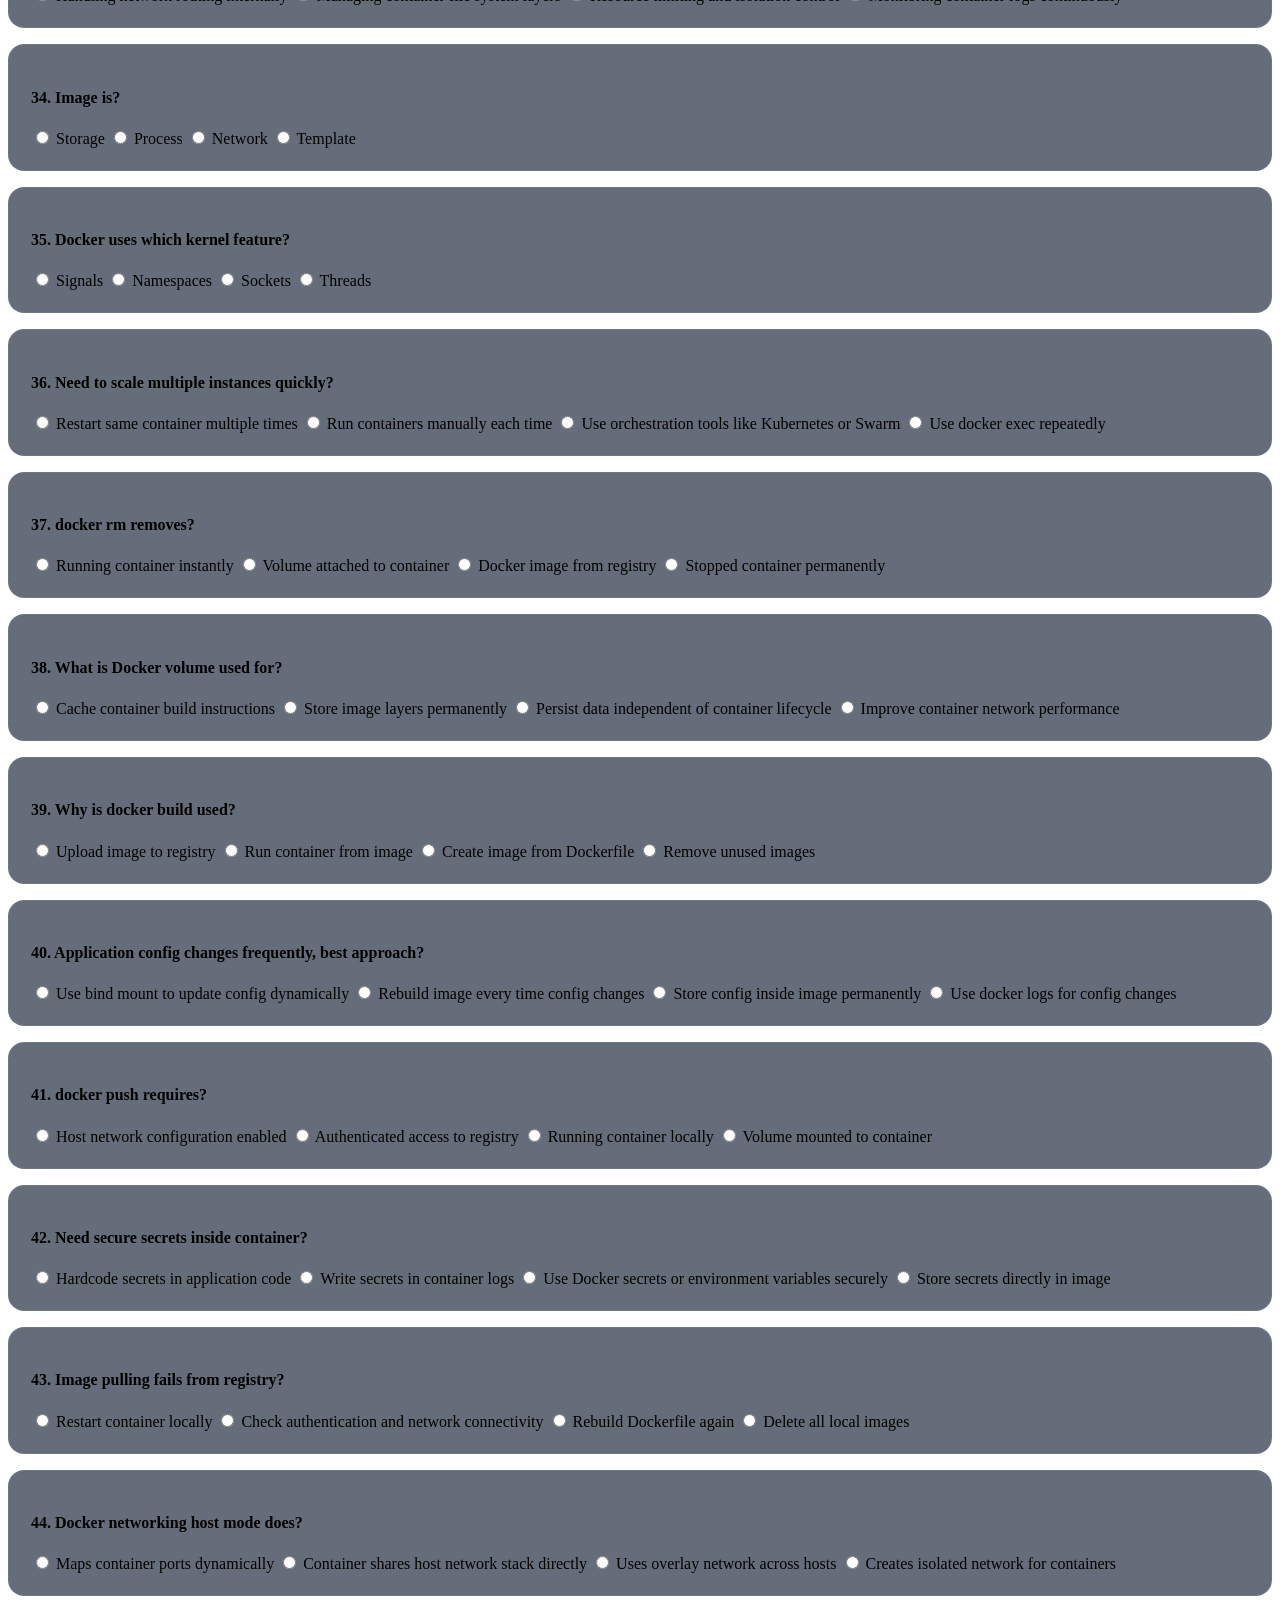
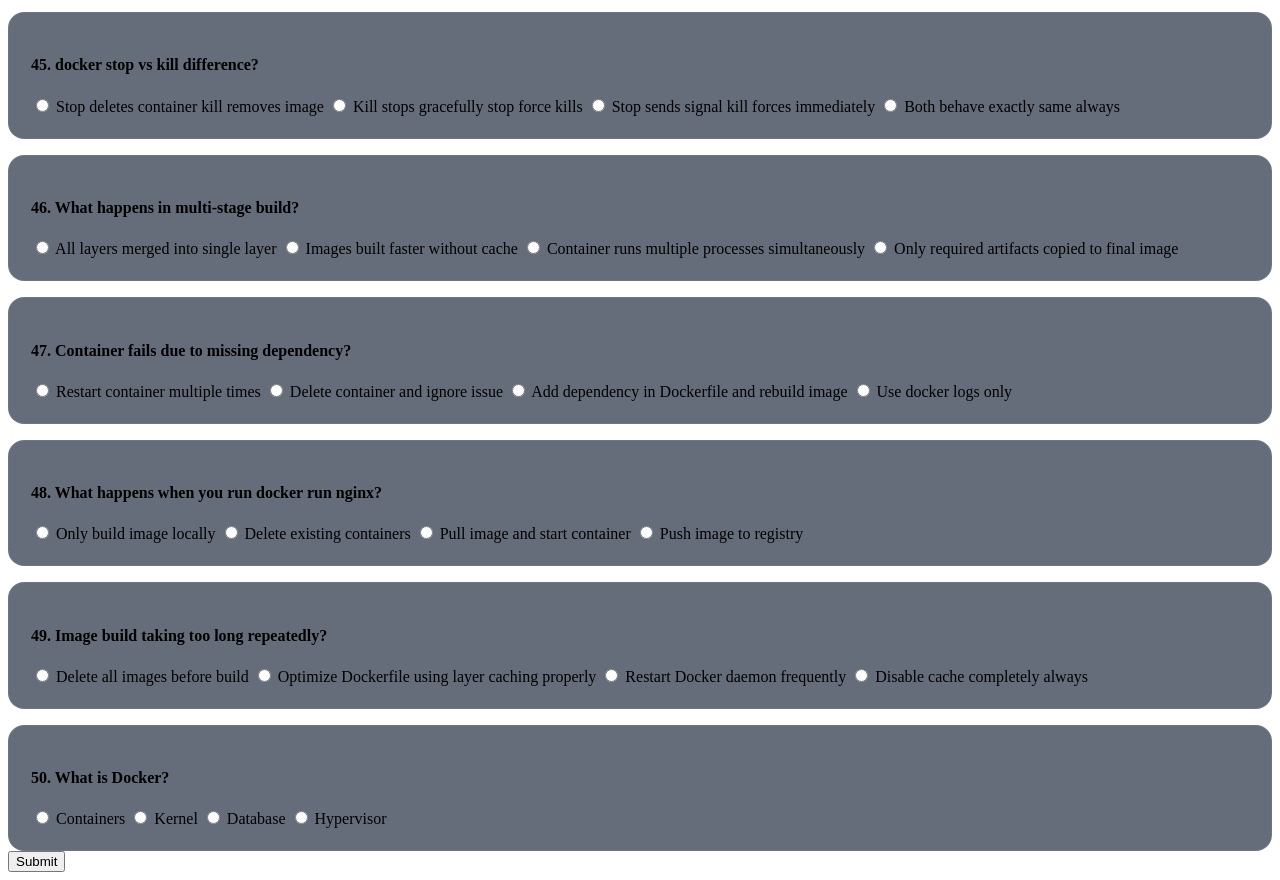
<file: tests/devops/docker/docker.html>
<!DOCTYPE html>
<html>
<head>
<title>Docker Test</title>
<meta charset="UTF-8">

<link rel="stylesheet" href="../../../style.css">

</head>

<body>

<div class="container">

<h2>Docker Test</h2>

<!-- QUIZ -->
<div id="quizSection">

<div id="timerBox">
⏱️ <span id="timer">30:00</span>
</div>

<div id="navigator"></div>

<div id="quiz"></div>

<button onclick="submitQuiz()">Submit</button>

</div>

<!-- RESULT -->
<div class="result" id="result"></div>

</div>
  
<script src="../../../script.js"></script>
<script src="docker-questions.js"></script>
<script src="docker.js"></script>

</body>
</html>
</file>
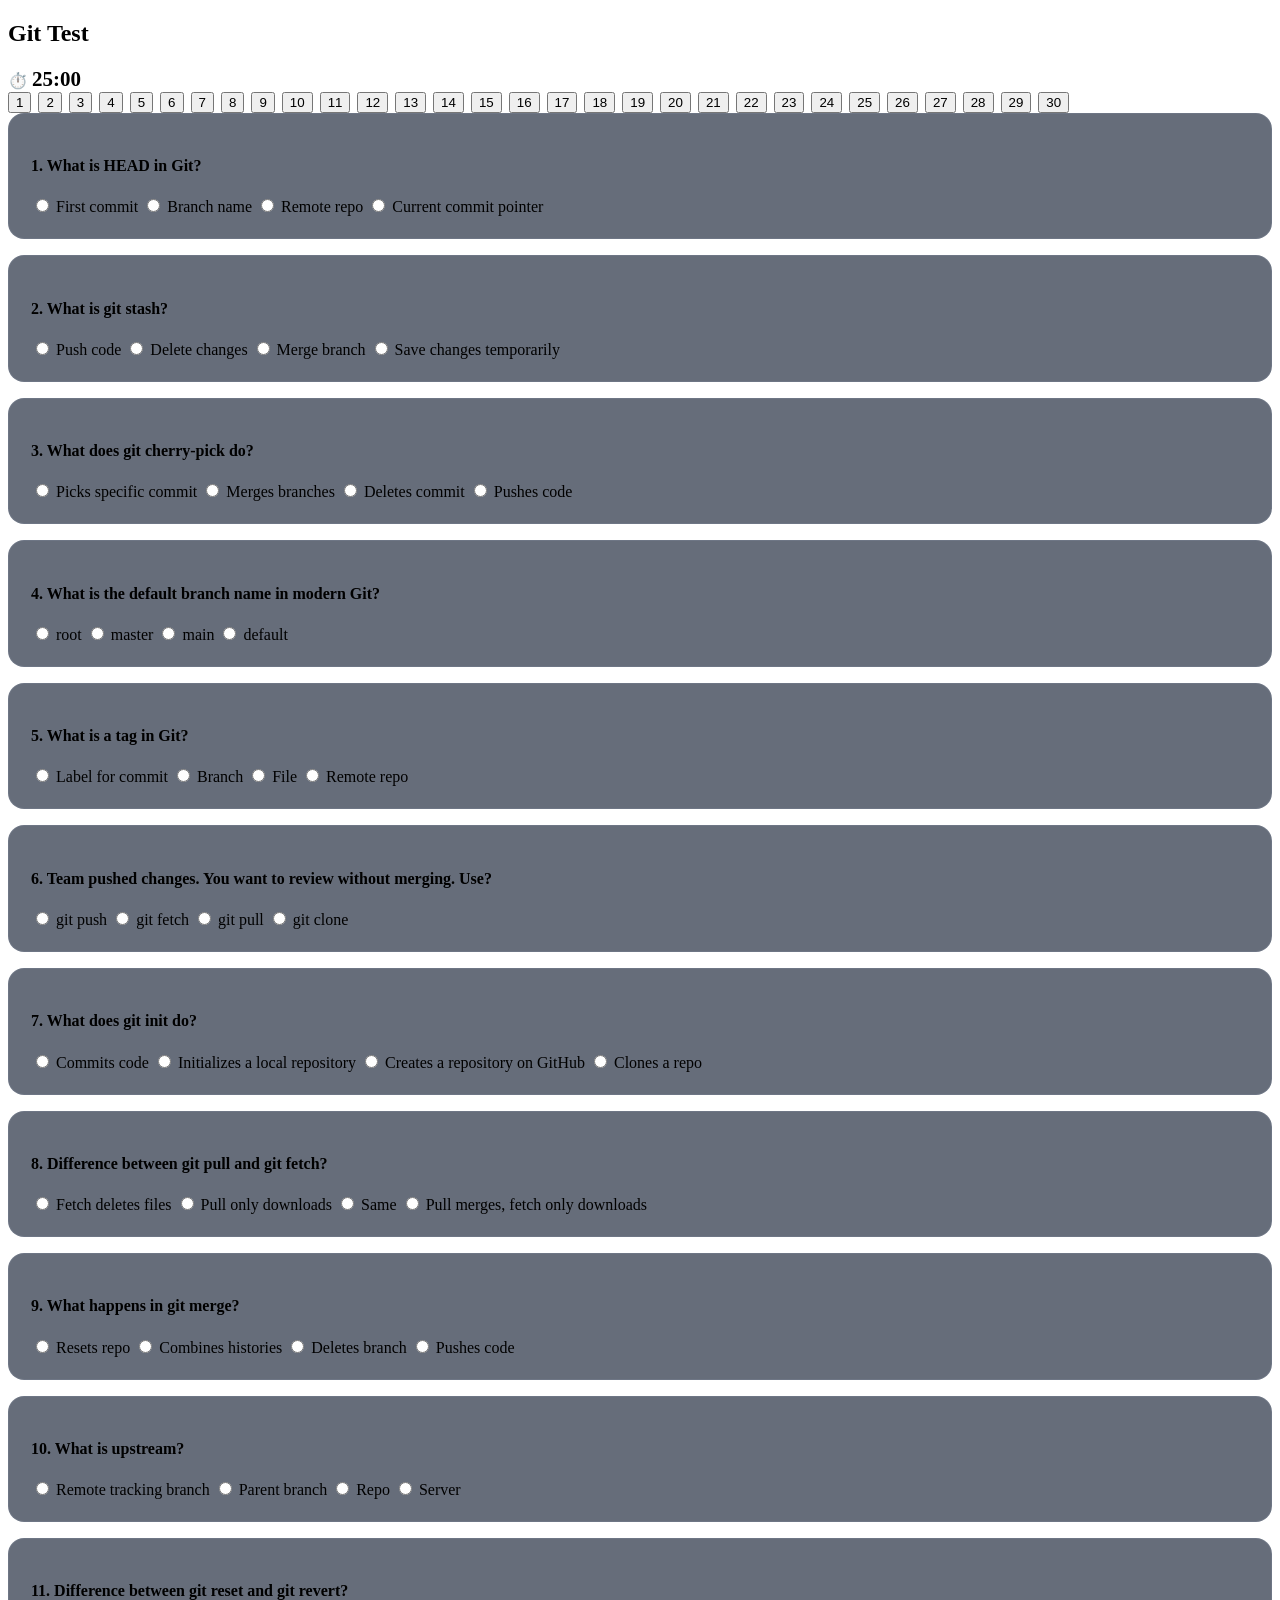
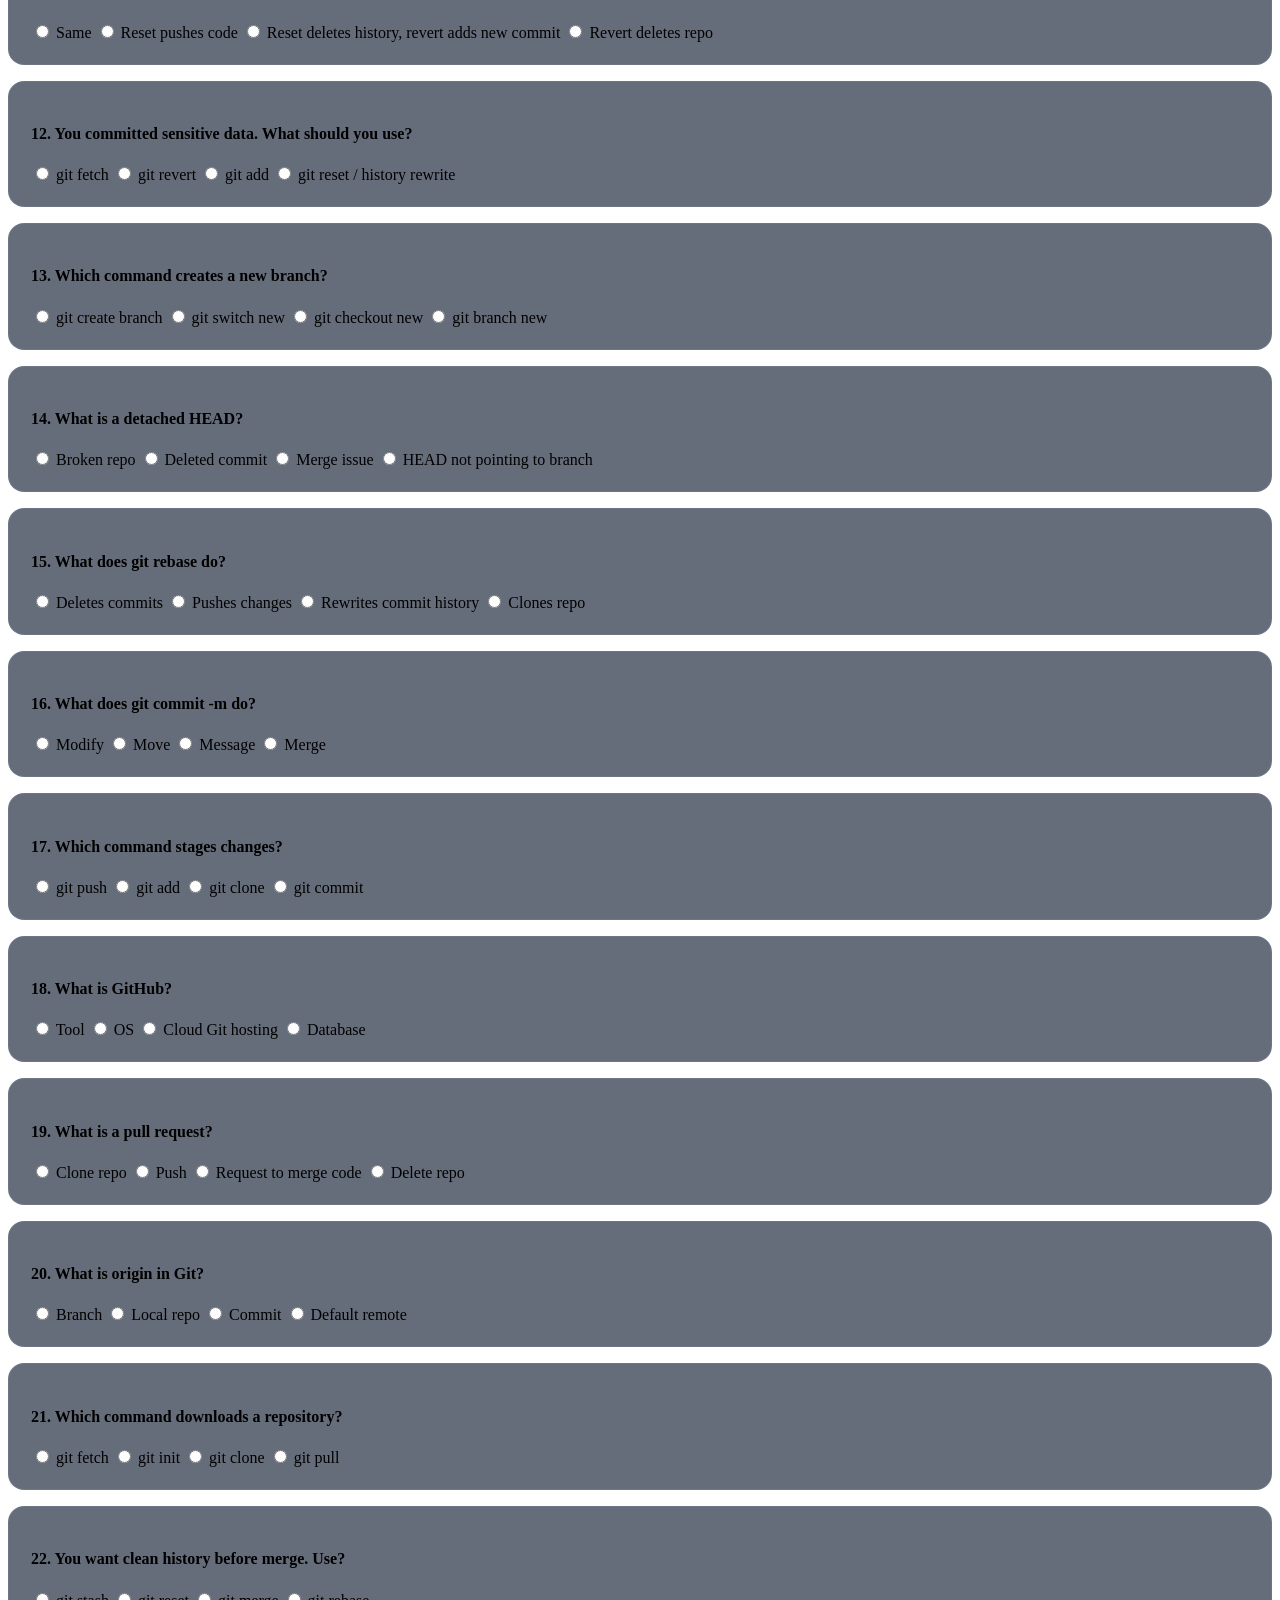
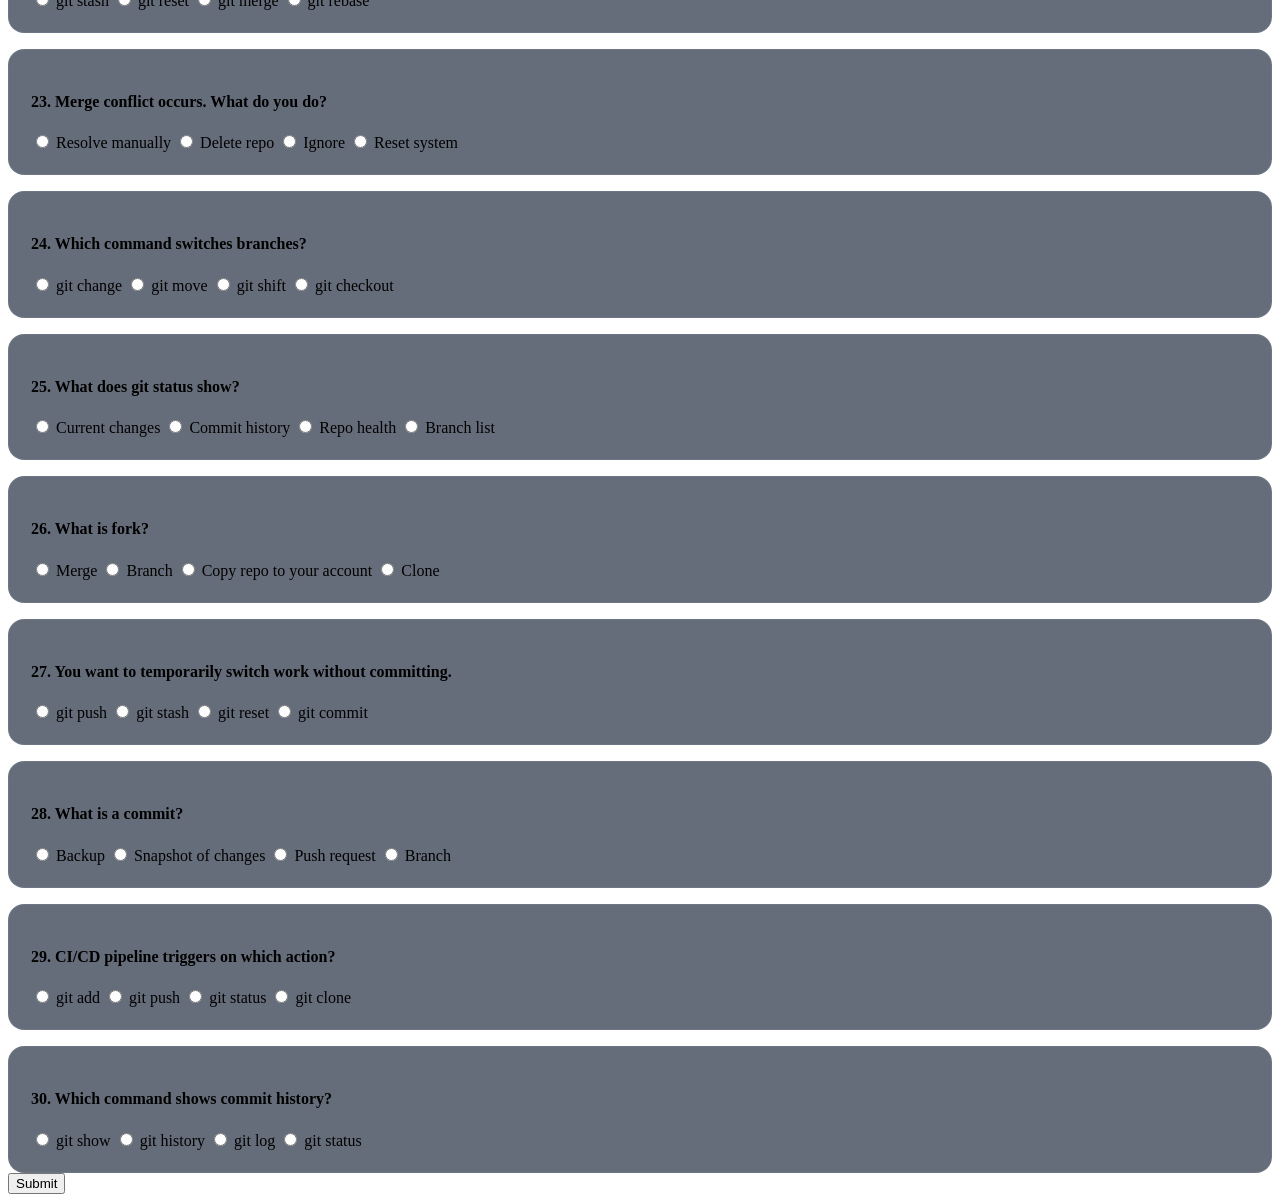
<file: tests/devops/git/git.html>
<!DOCTYPE html>
<html>
<head>
<title>Git Test</title>
<meta charset="UTF-8">

<link rel="stylesheet" href="../../../style.css">

</head>

<body>

<div class="container">

<h2>Git Test</h2>

<!-- QUIZ -->
<div id="quizSection">

<div id="timerBox">
⏱️ <span id="timer">25:00</span>
</div>

<div id="navigator"></div>

<div id="quiz"></div>

<button onclick="submitQuiz()">Submit</button>

</div>

<!-- RESULT -->
<div class="result" id="result"></div>

</div>

<script src="../../../script.js"></script>
<script src="git-questions.js"></script>
<script src="git.js"></script>

</body>
</html>
</file>
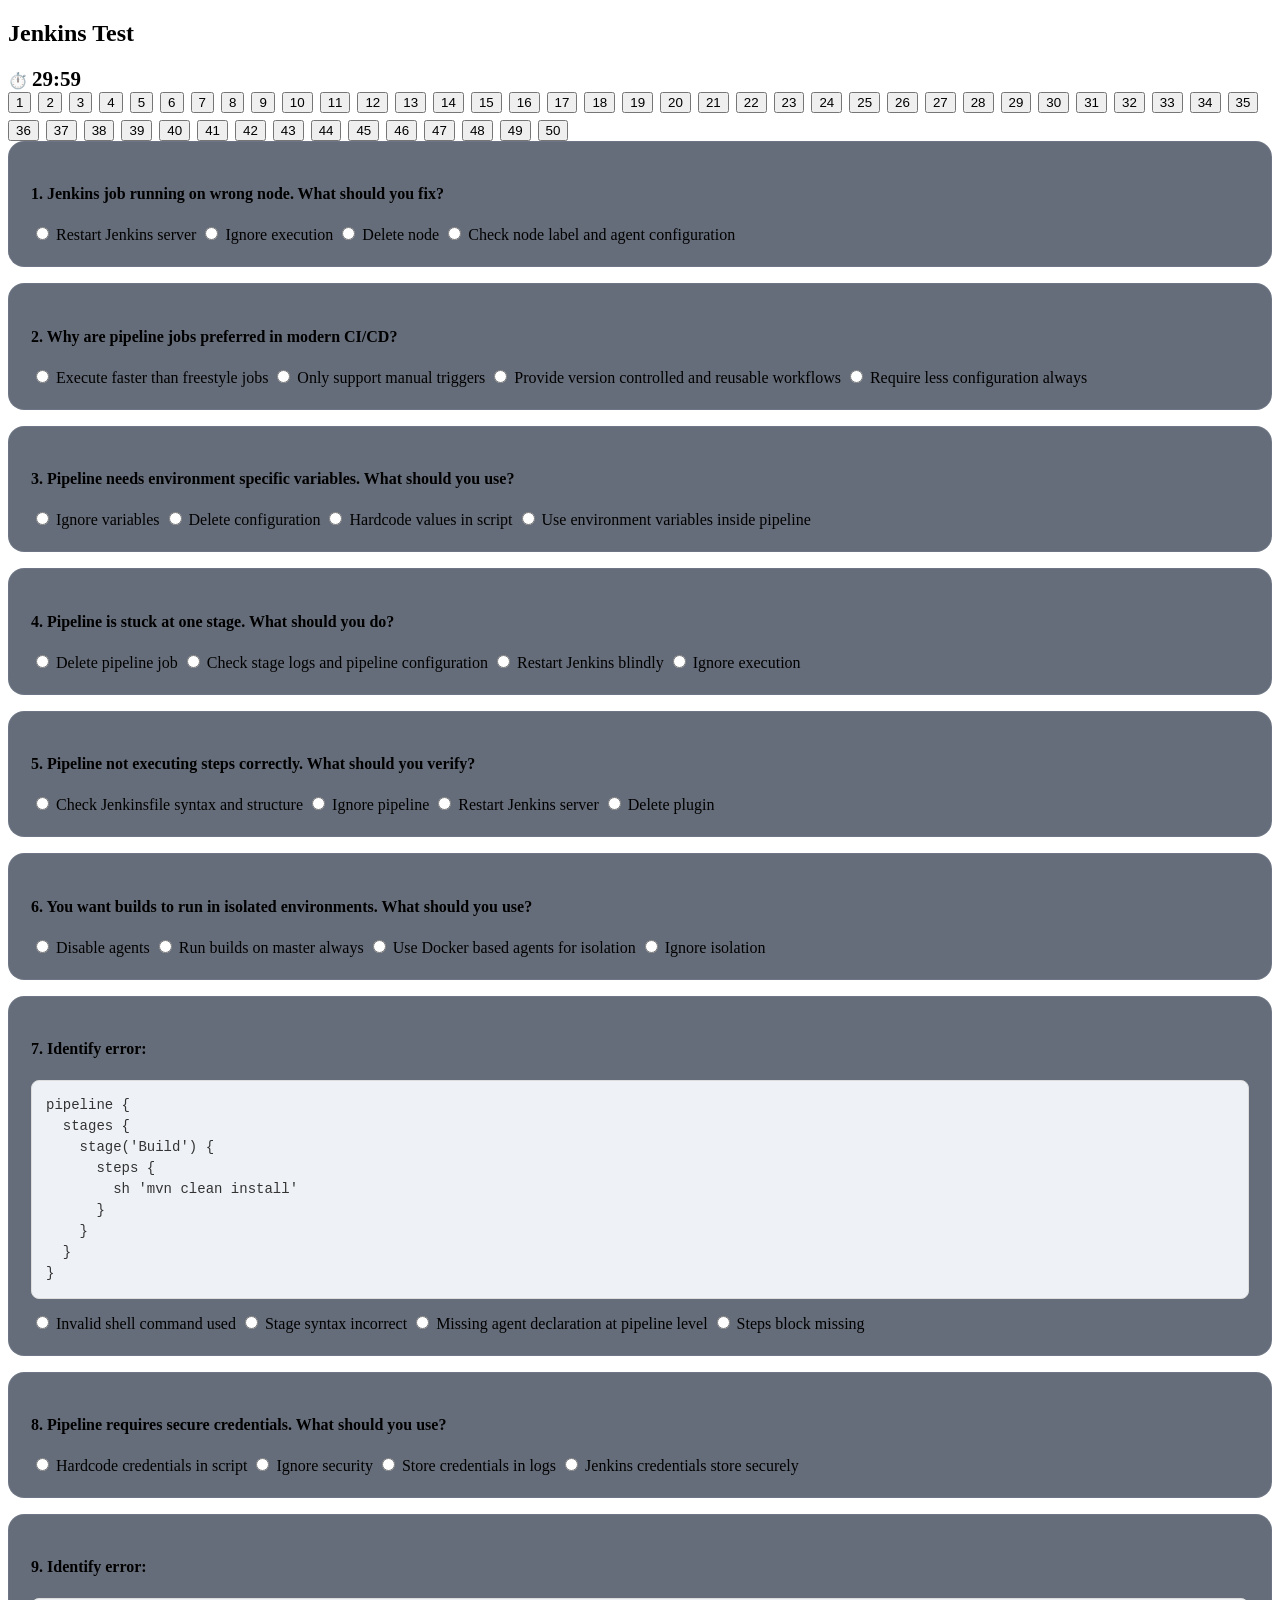
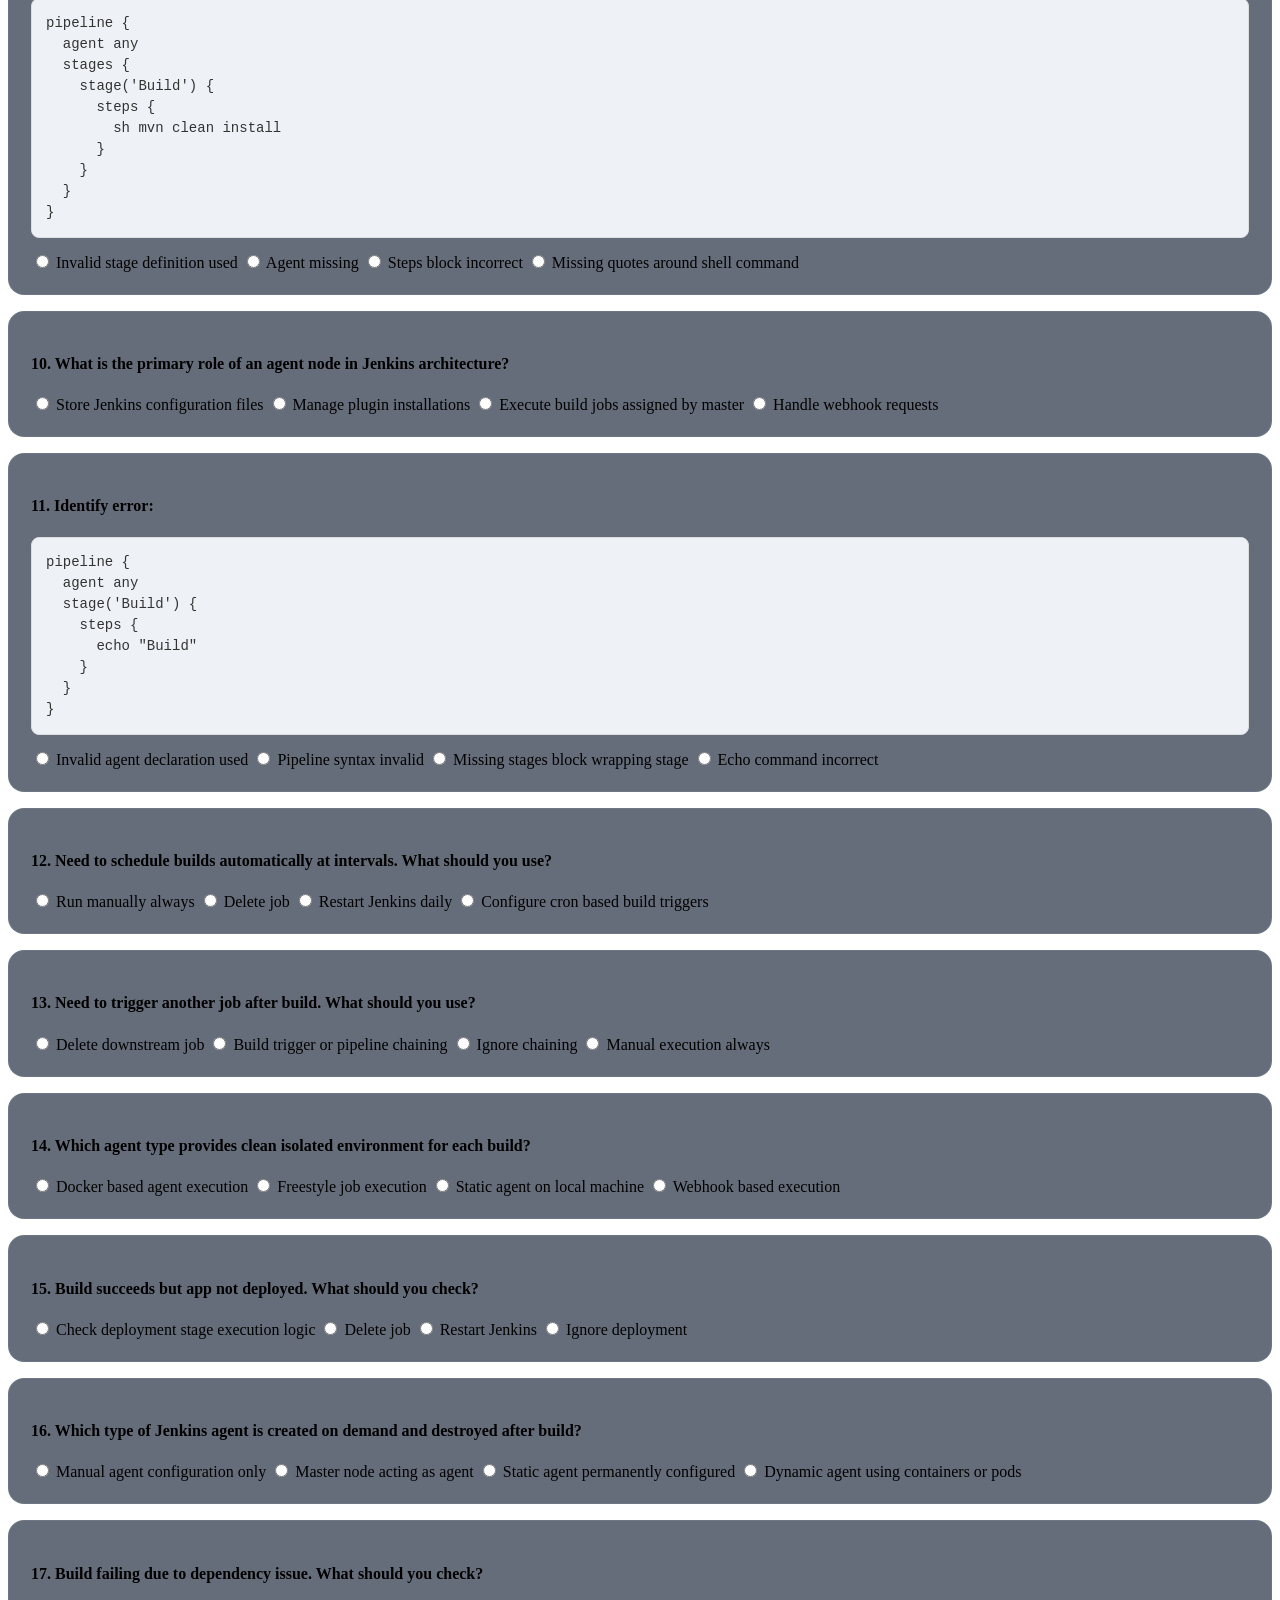
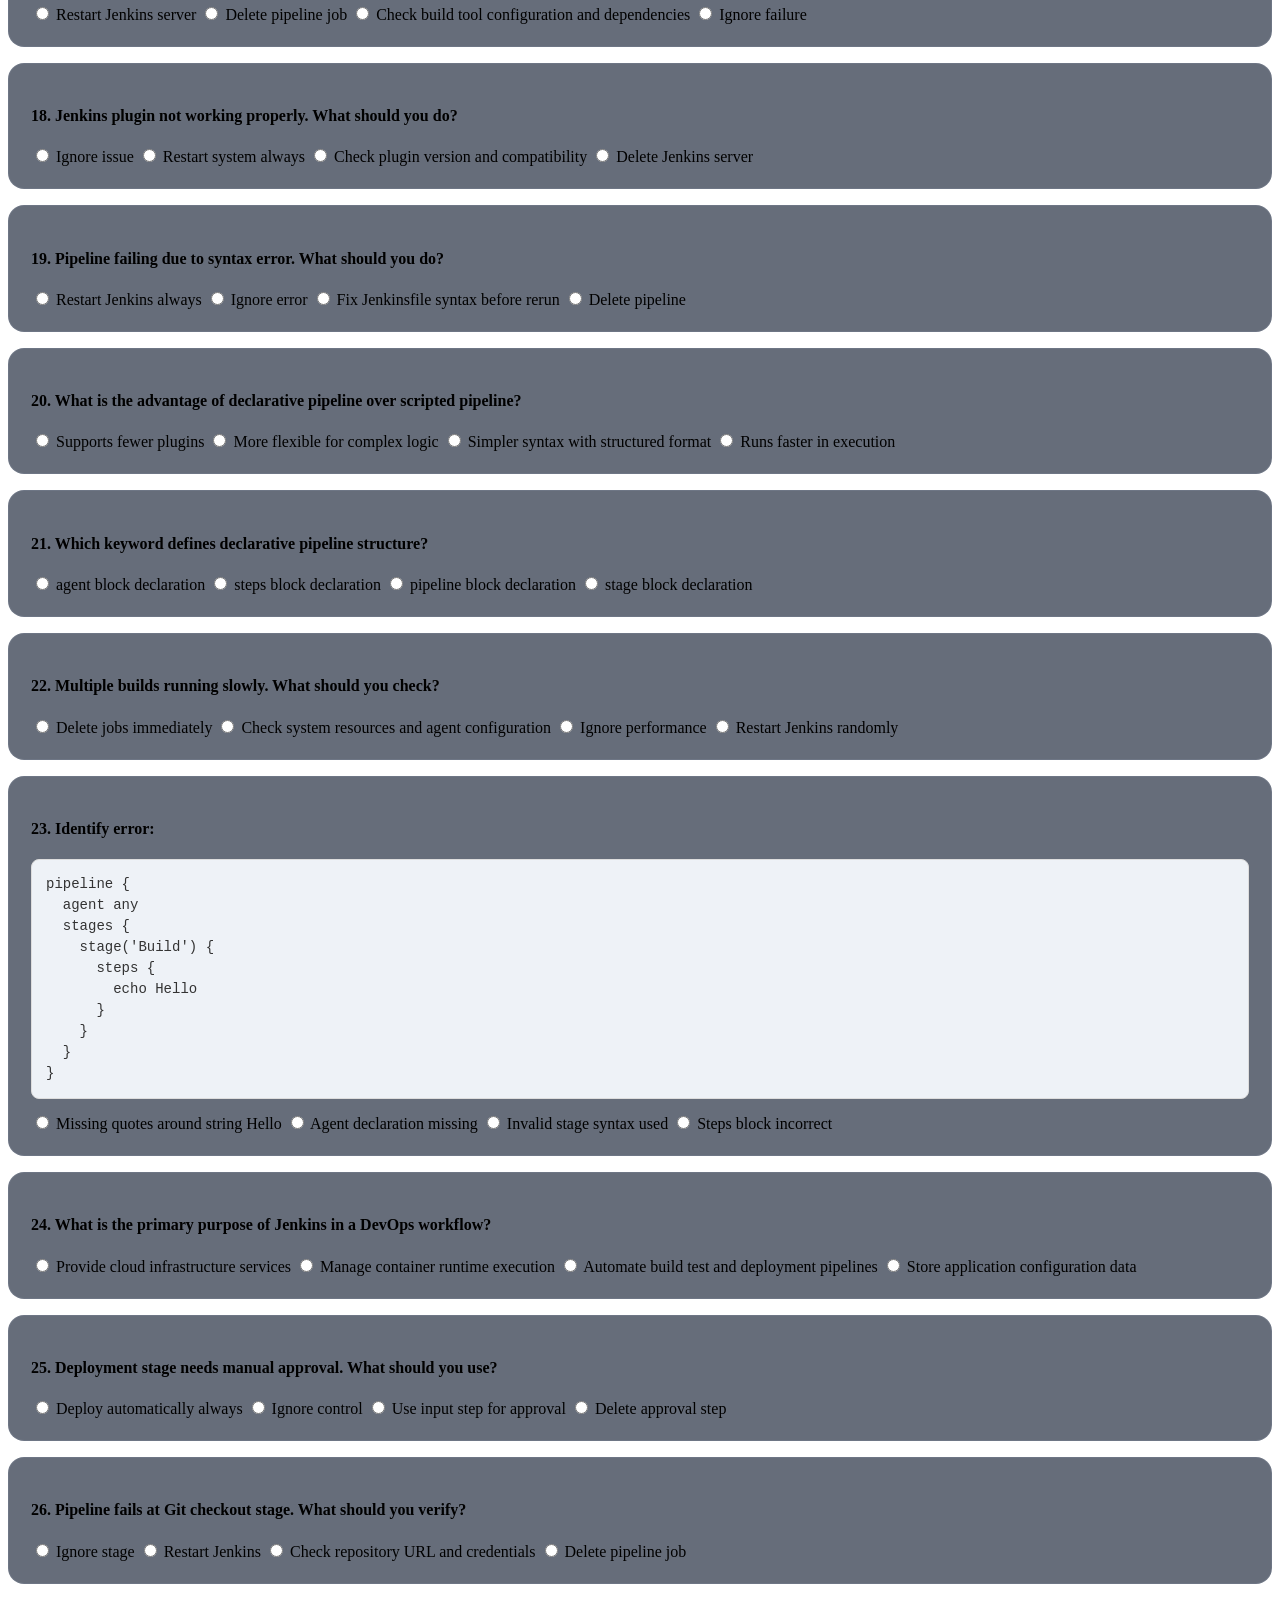
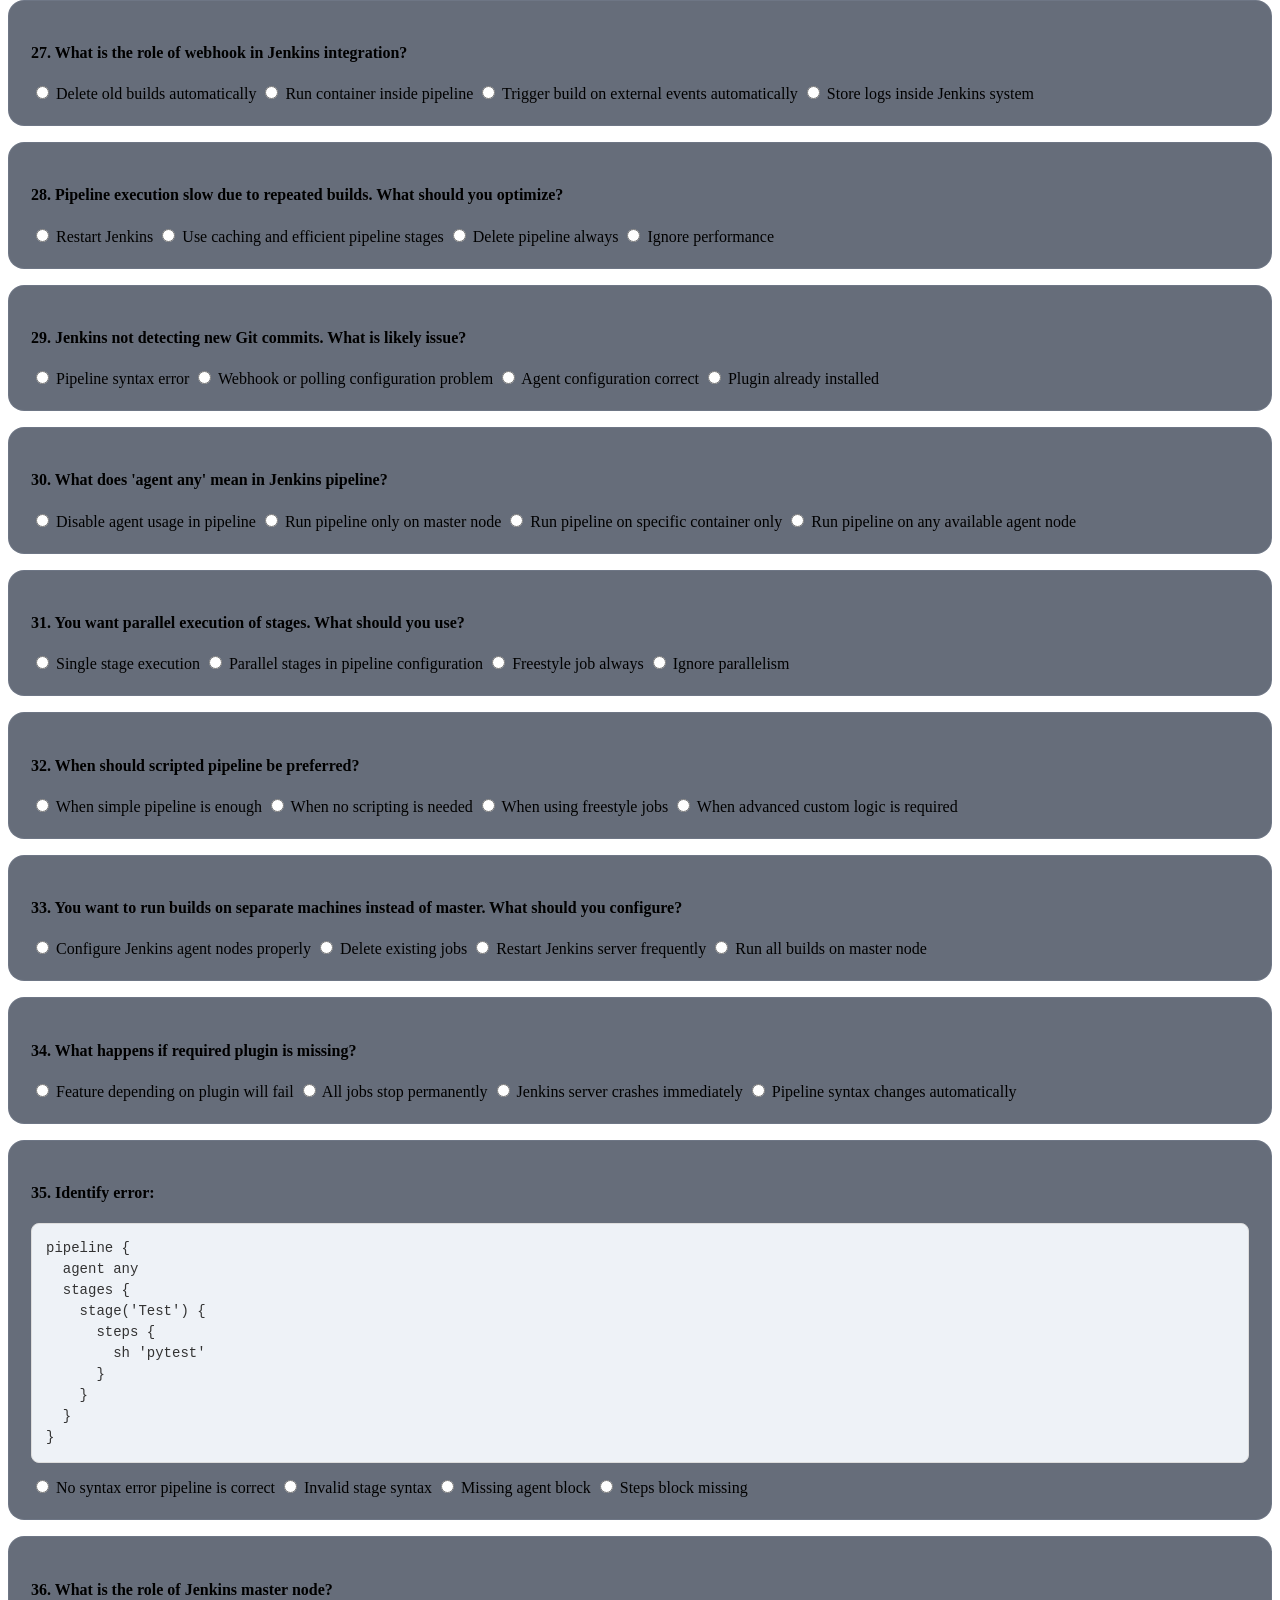
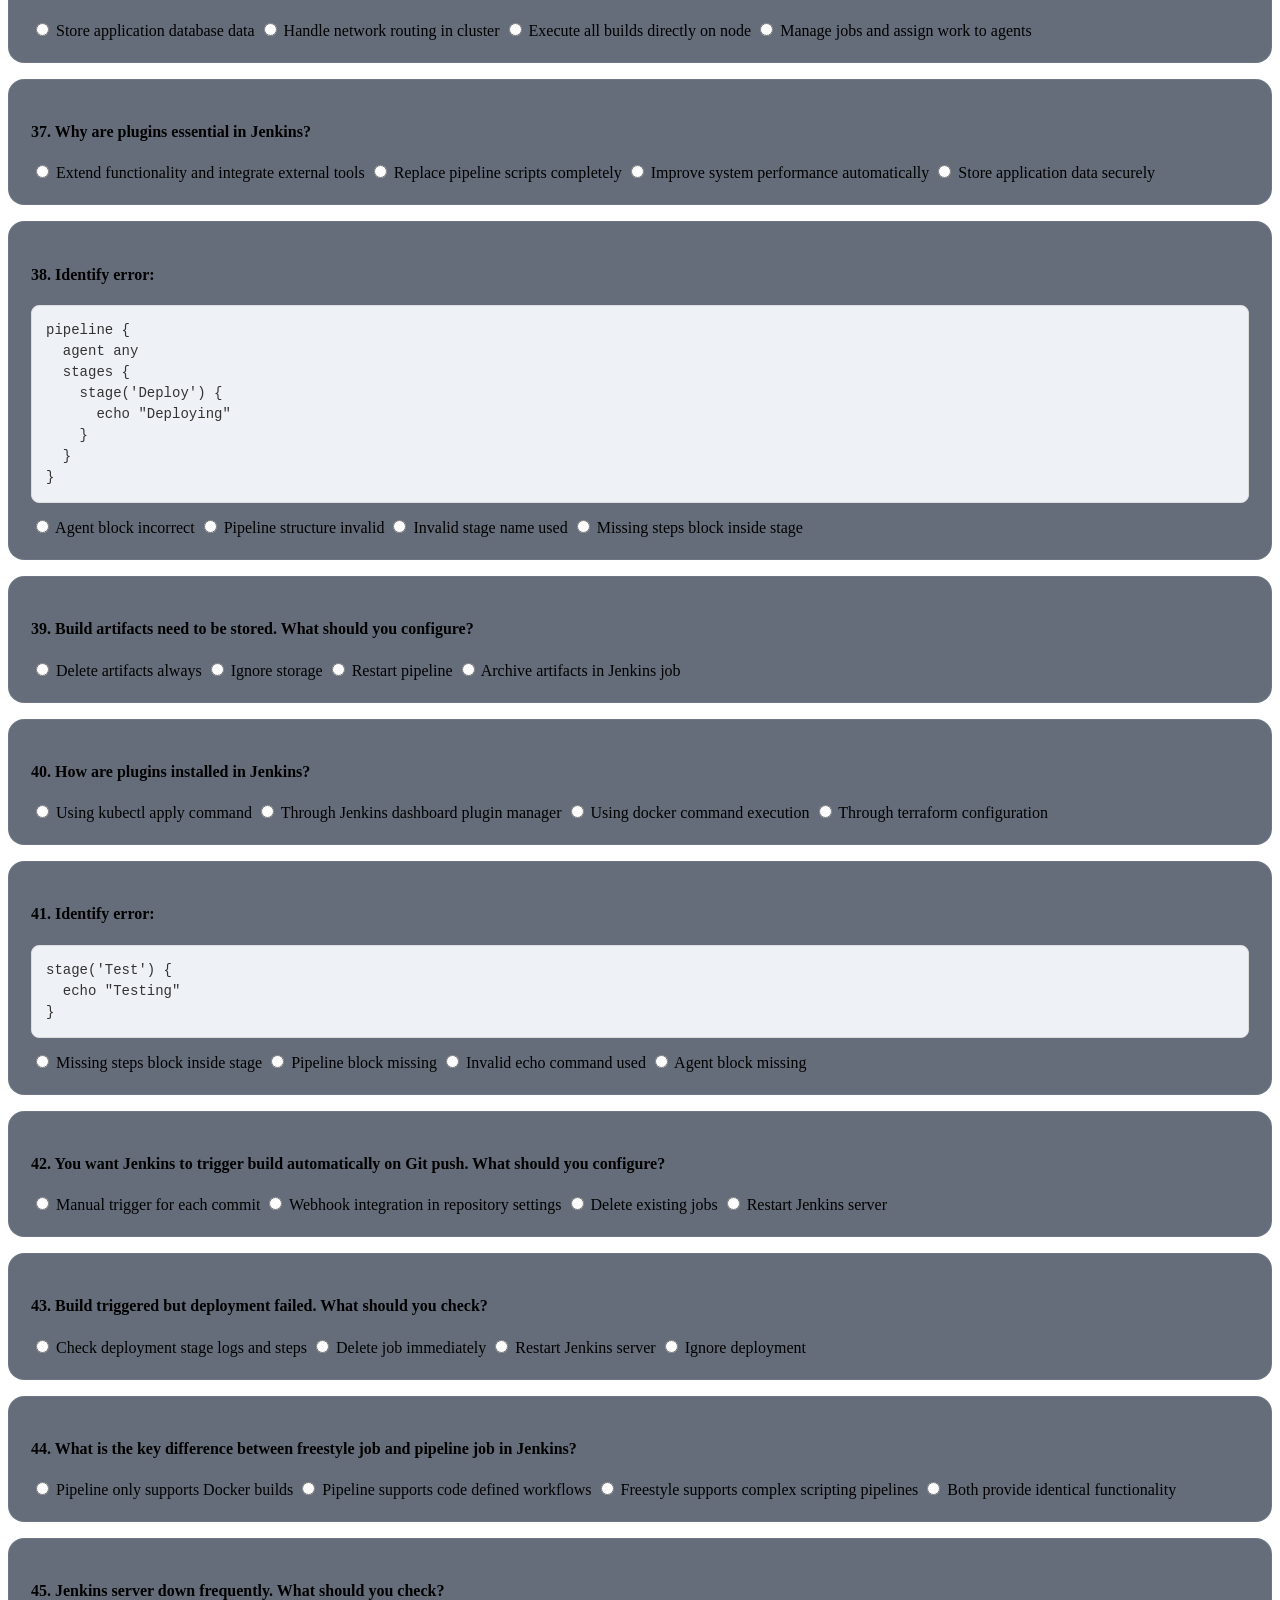
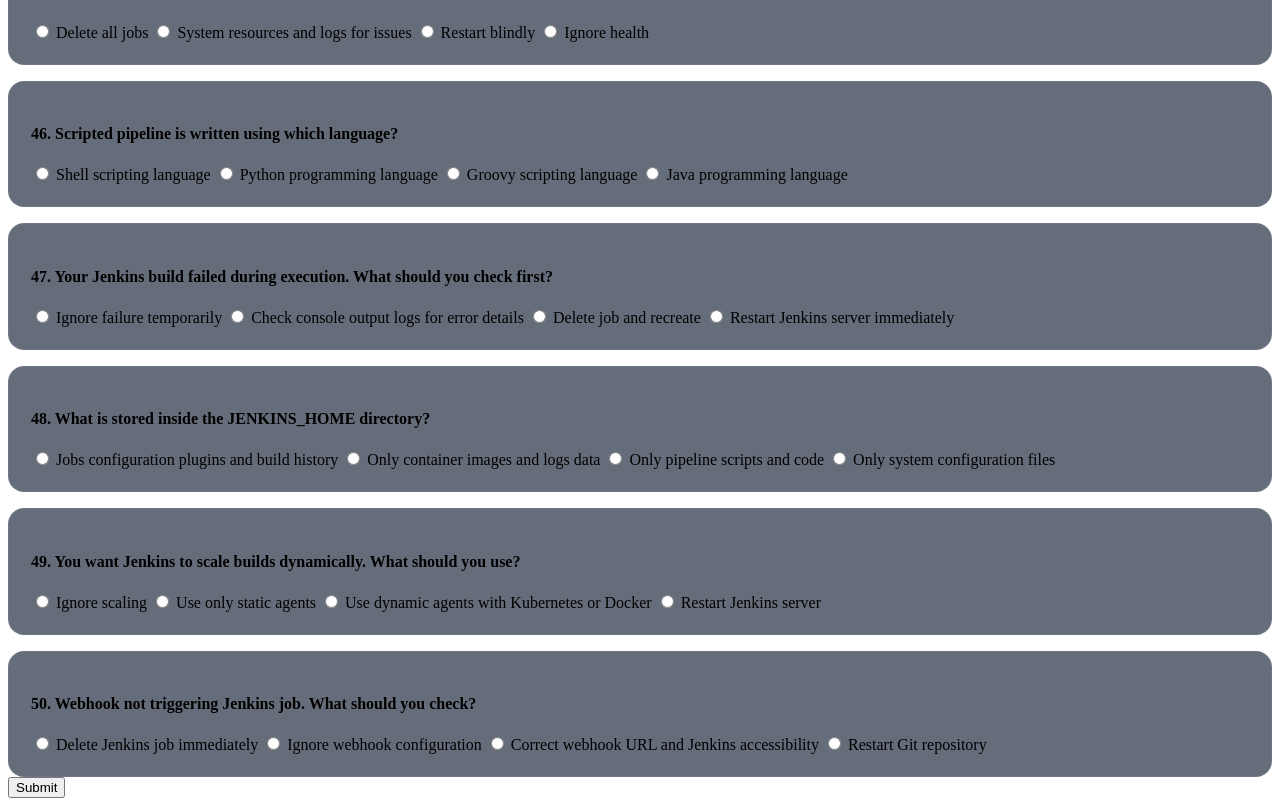
<file: tests/devops/jenkins/jenkins.html>
<!DOCTYPE html>
<html>
<head>
<title>Jenkins Test</title>
<meta charset="UTF-8">

<link rel="stylesheet" href="../../../style.css">

</head>

<body>

<div class="container">

<h2>Jenkins Test</h2>

<!-- QUIZ -->
<div id="quizSection">

<div id="timerBox">
⏱️ <span id="timer">30:00</span>
</div>

<div id="navigator"></div>

<div id="quiz"></div>

<button onclick="submitQuiz()">Submit</button>

</div>

<!-- RESULT -->
<div class="result" id="result"></div>

</div>

<script src="../../../script.js"></script>
<script src="jenkins-questions.js"></script>
<script src="jenkins.js"></script>

</body>
</html>
</file>
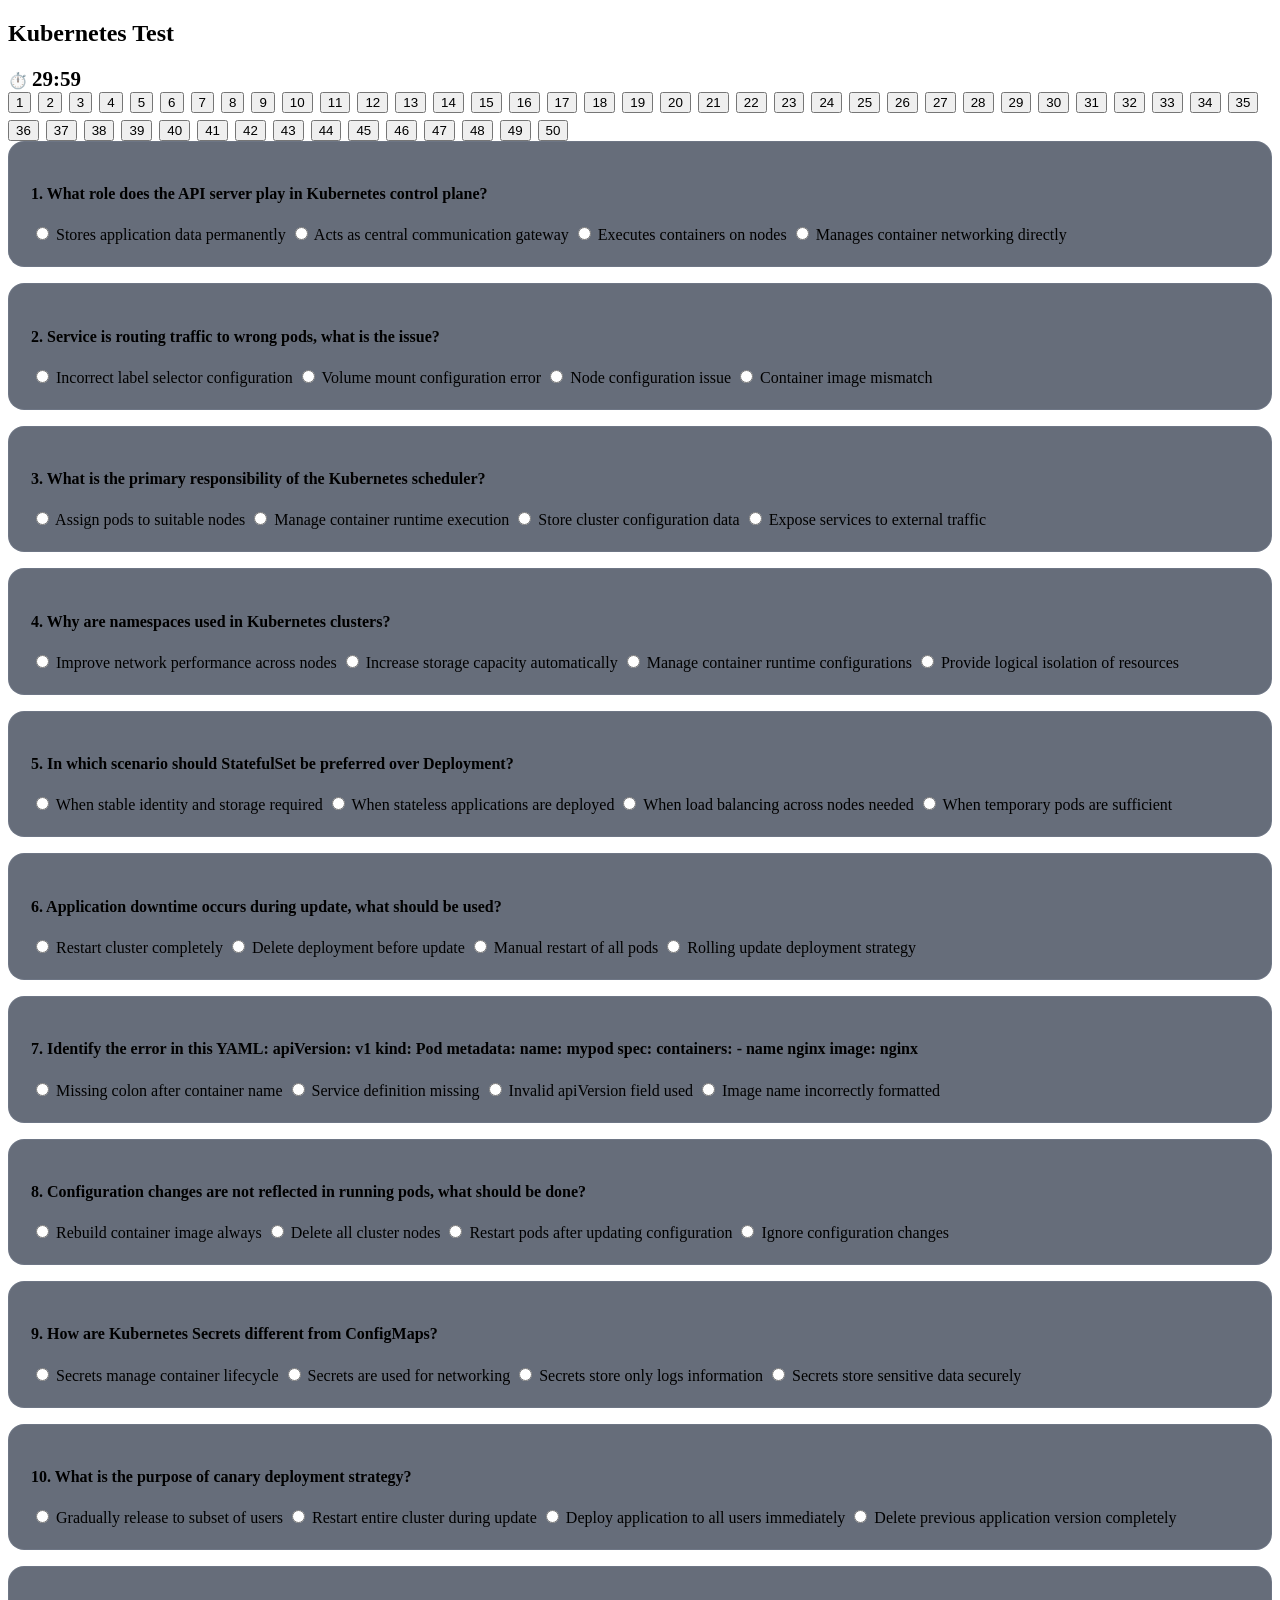
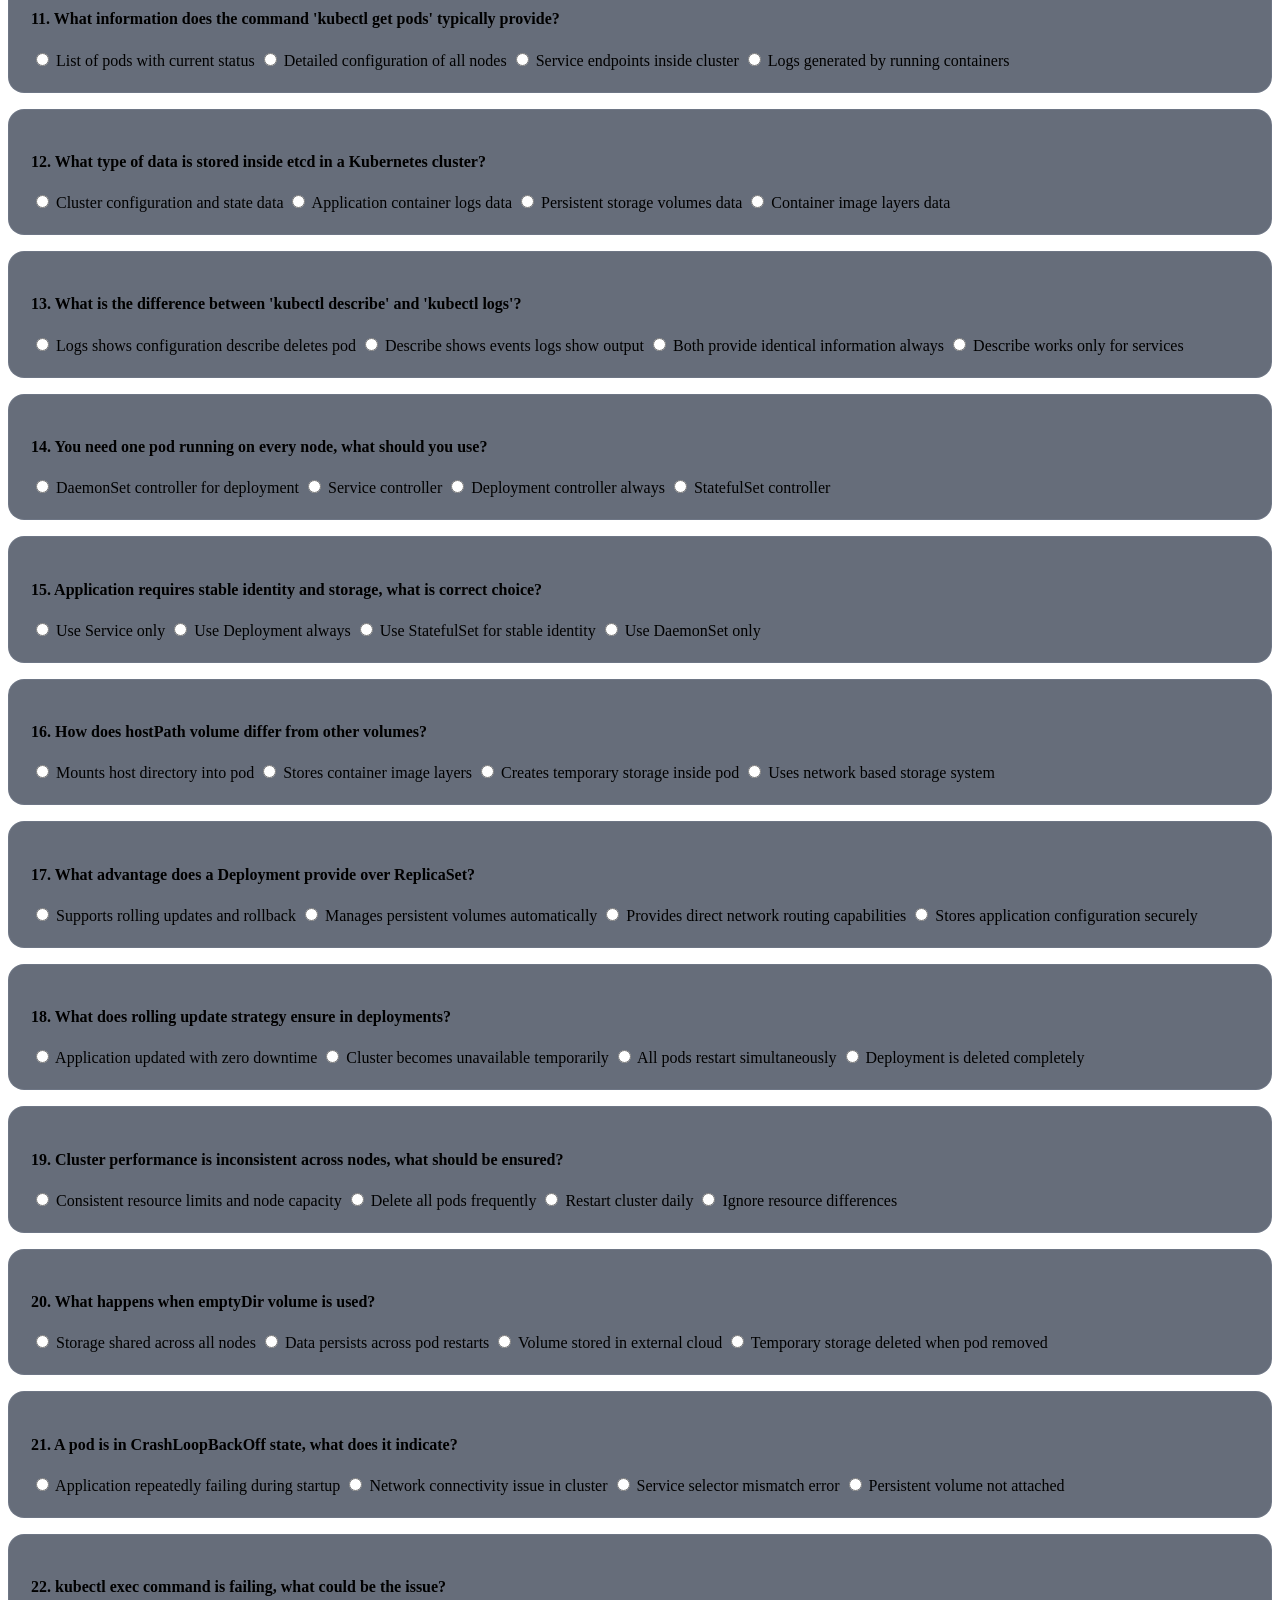
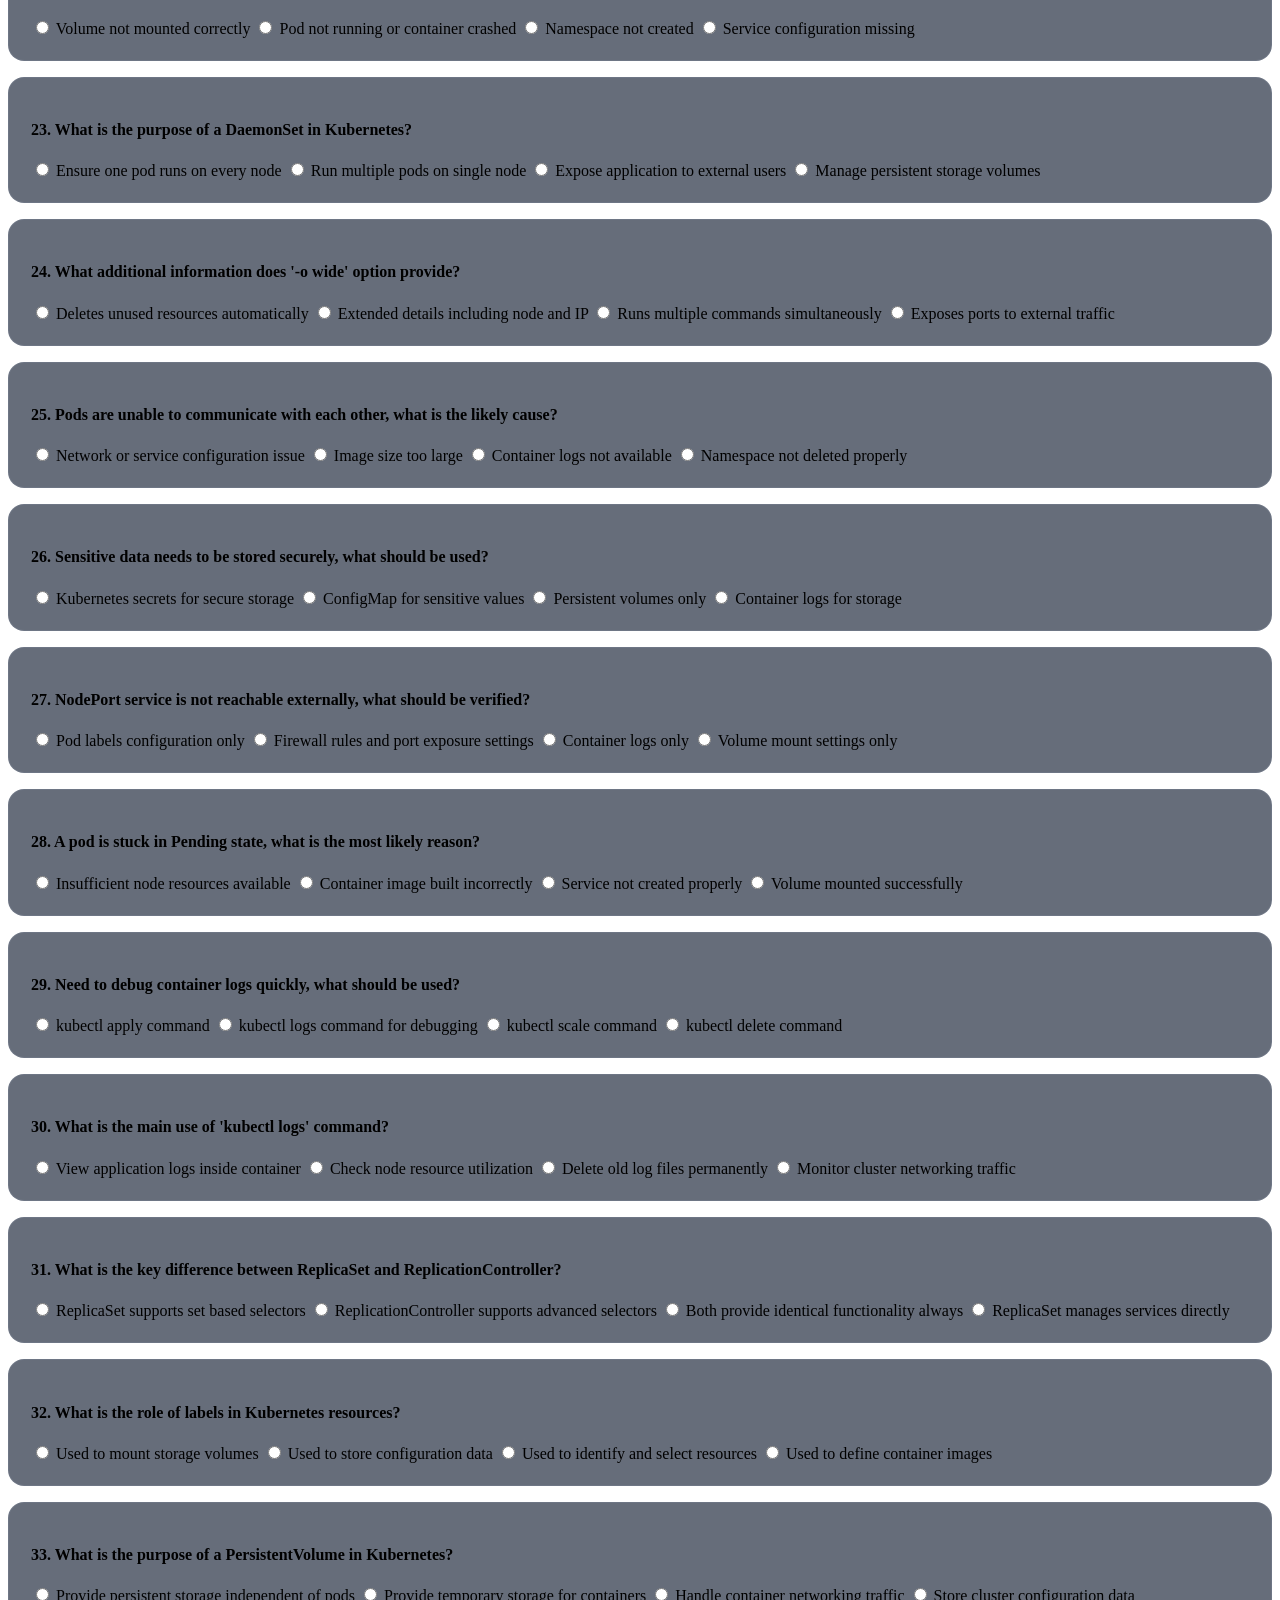
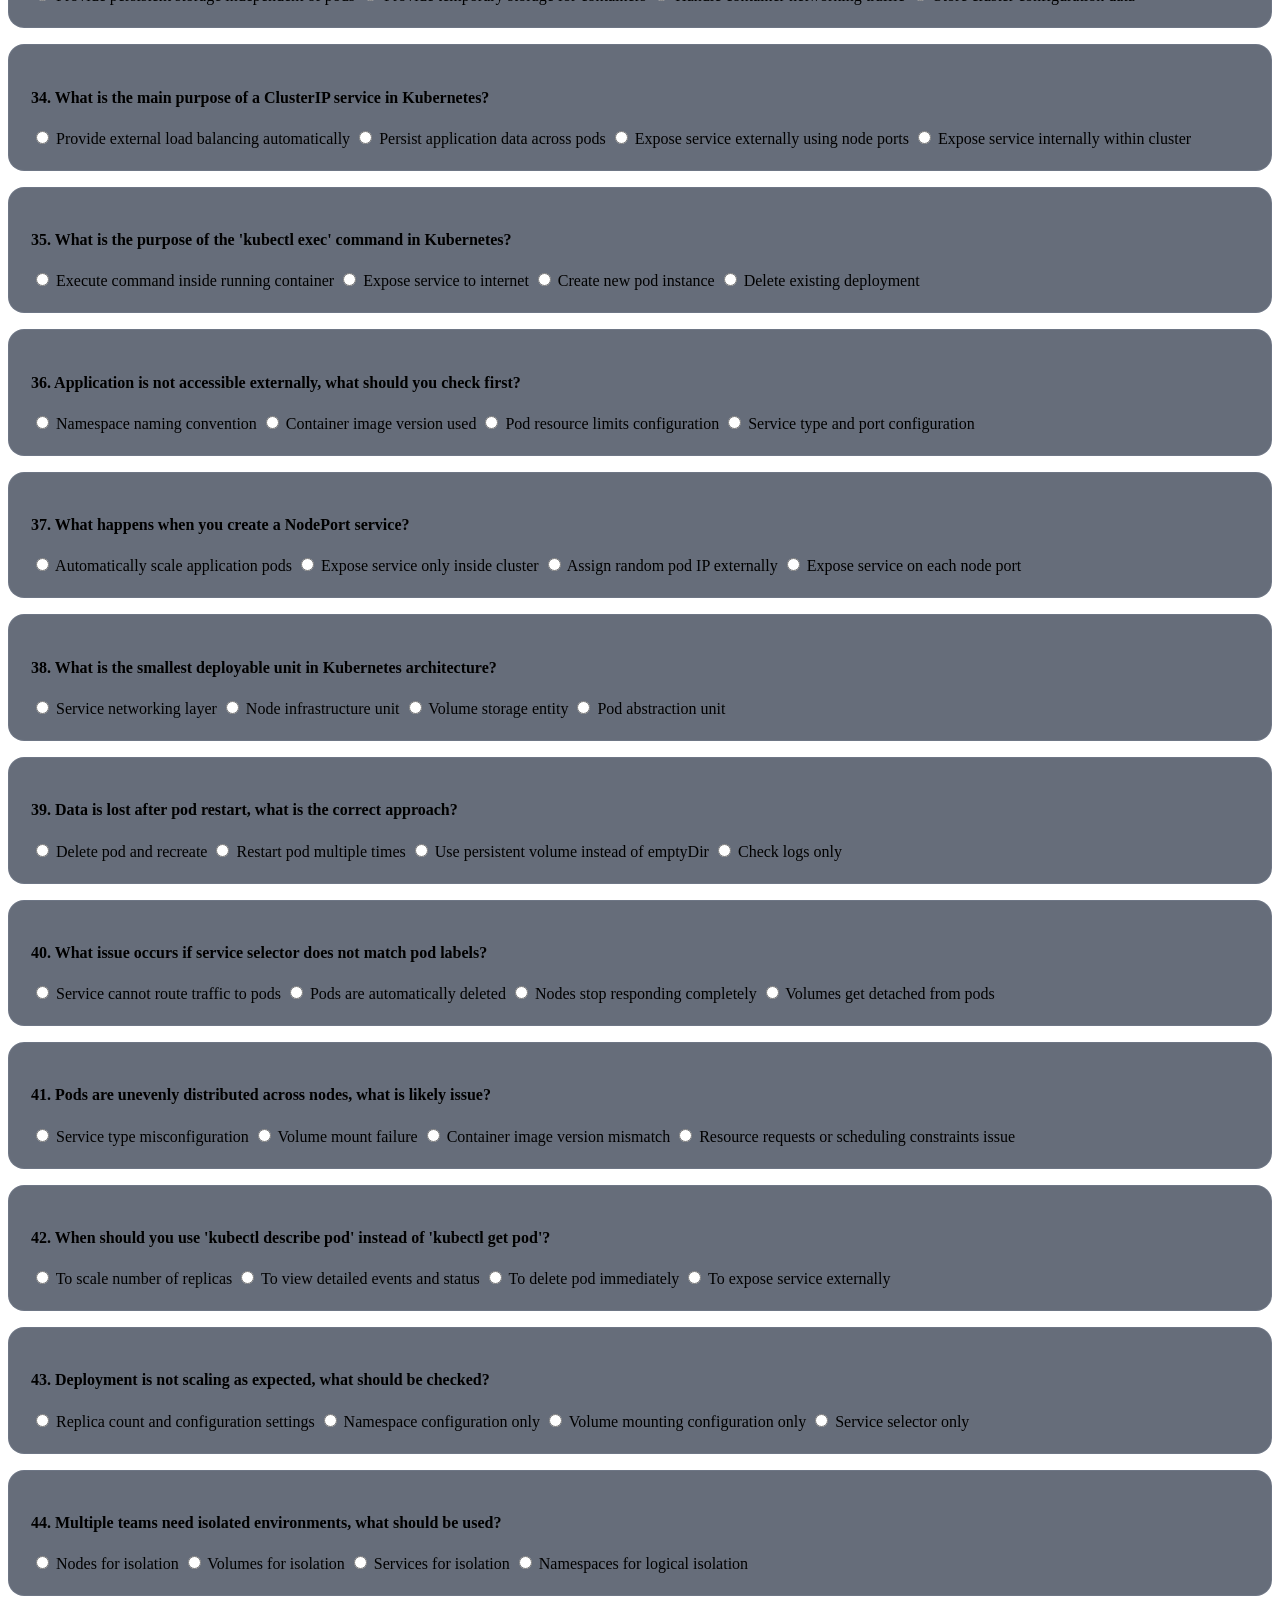
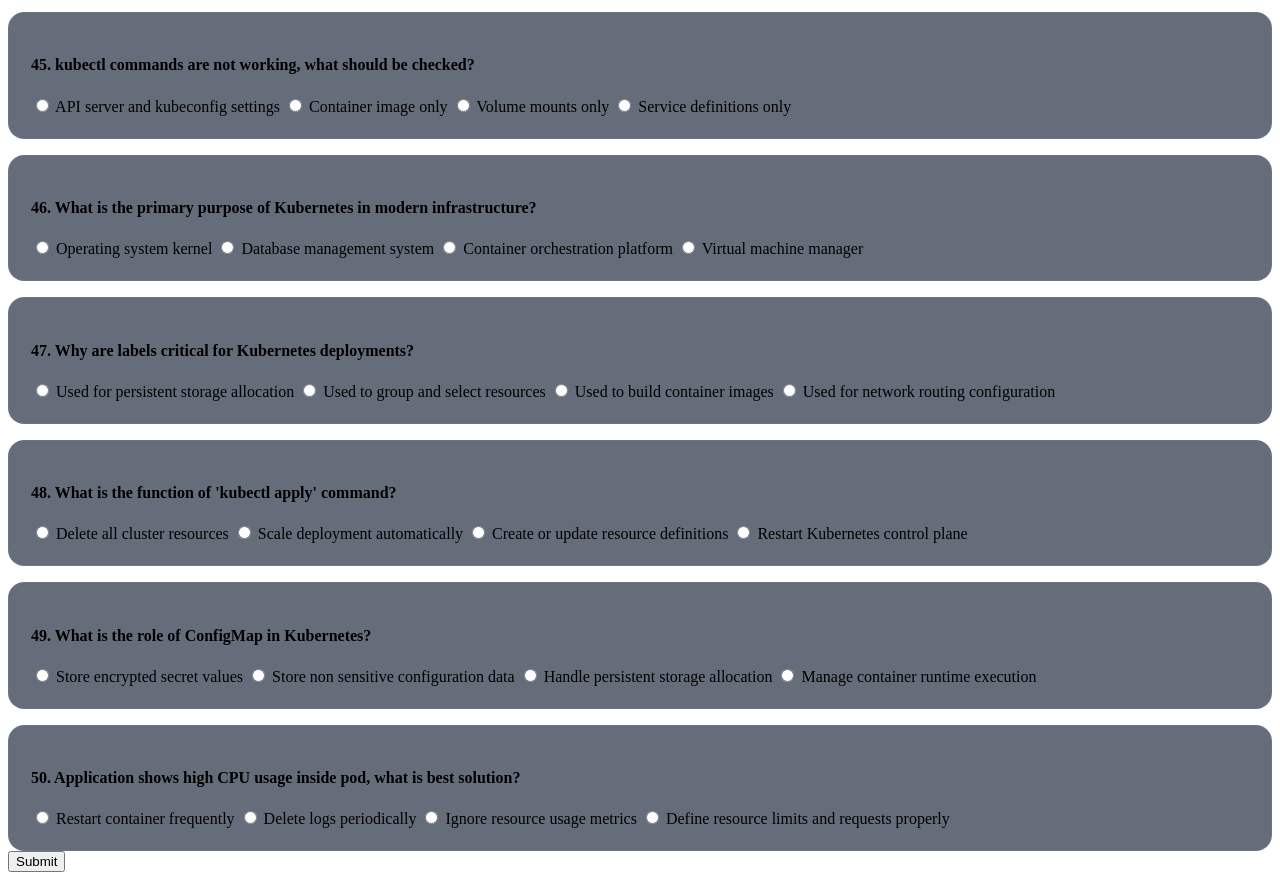
<file: tests/devops/kubernetes/k8s.html>
<!DOCTYPE html>
<html>
<head>
<title>Kubernetes Test</title>
<meta charset="UTF-8">

<link rel="stylesheet" href="../../../style.css">

</head>

<body>

<div class="container">

<h2>Kubernetes Test</h2>

<!-- QUIZ -->
<div id="quizSection">

<div id="timerBox">
⏱️ <span id="timer">30:00</span>
</div>

<div id="navigator"></div>

<div id="quiz"></div>

<button onclick="submitQuiz()">Submit</button>

</div>

<!-- RESULT -->
<div class="result" id="result"></div>

</div>

<script src="../../../script.js"></script>
<script src="k8s-questions.js"></script>
<script src="k8s.js"></script>

</body>
</html>
</file>
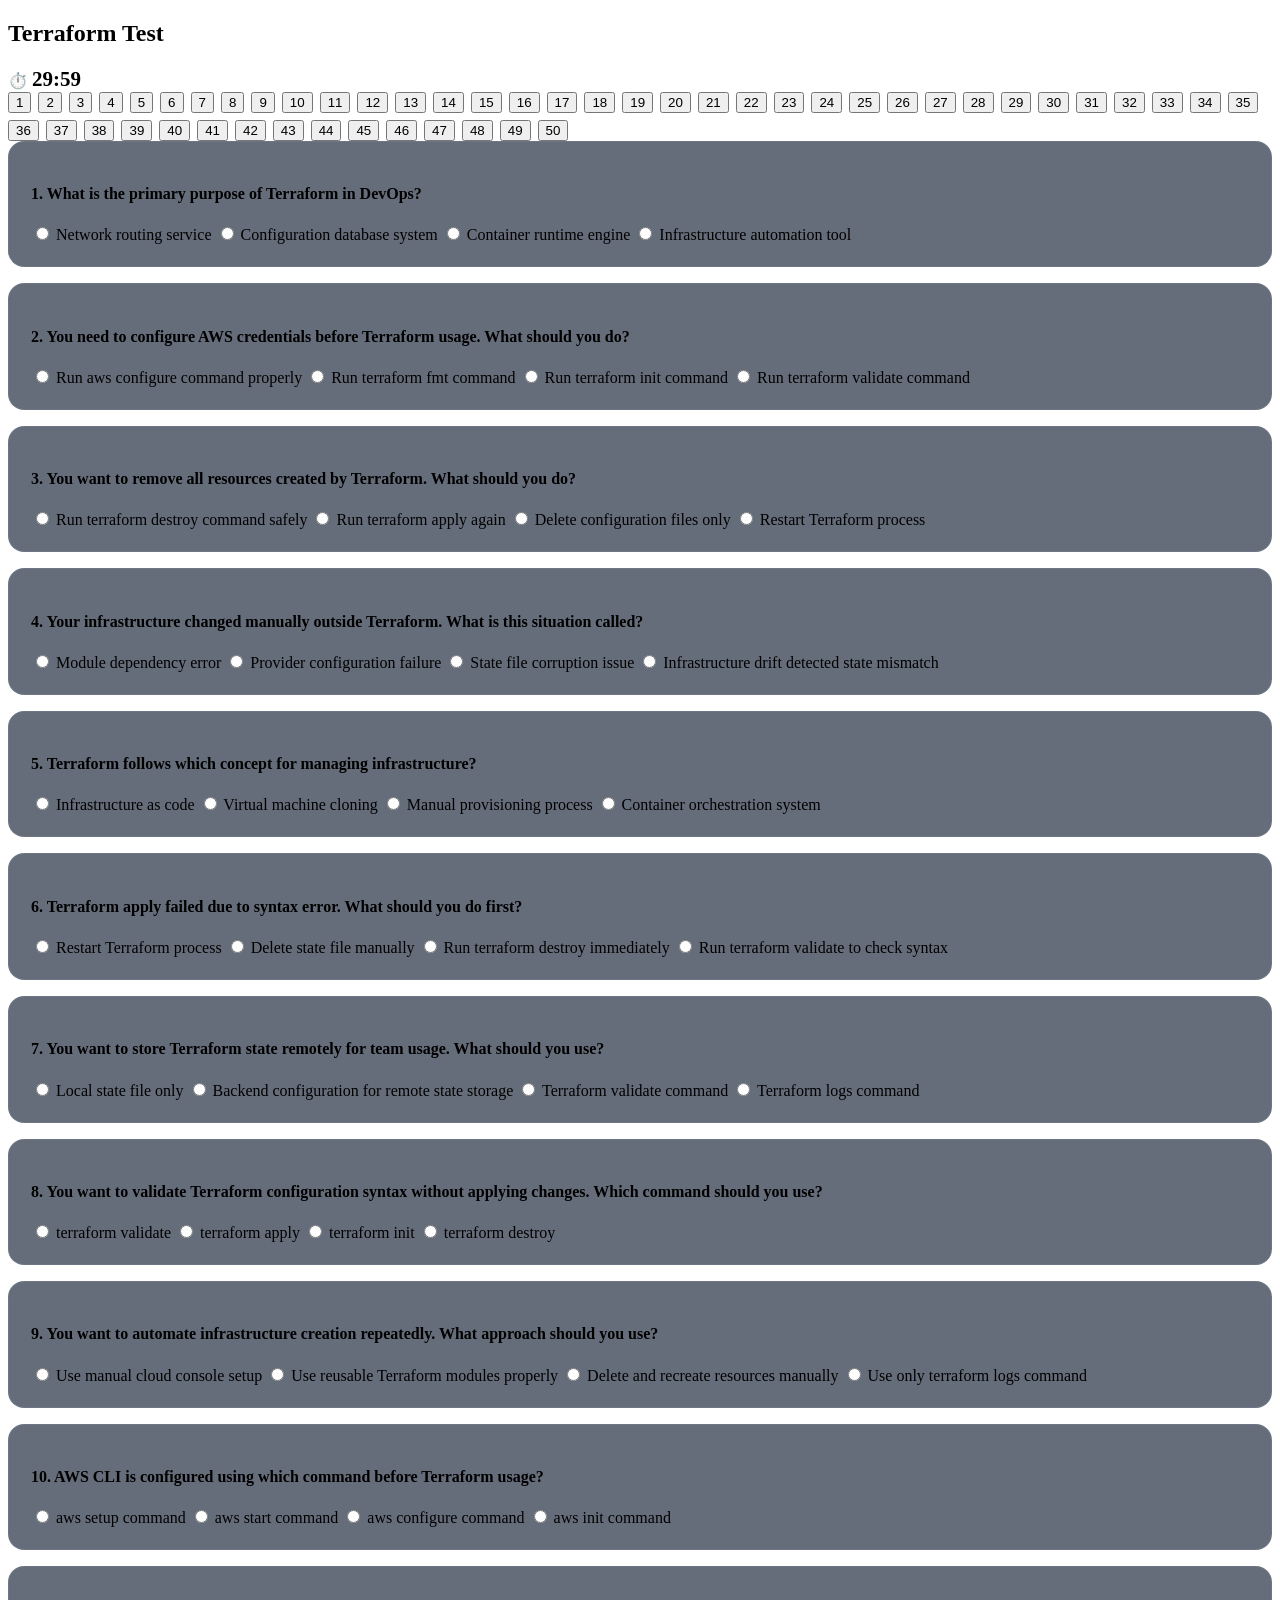
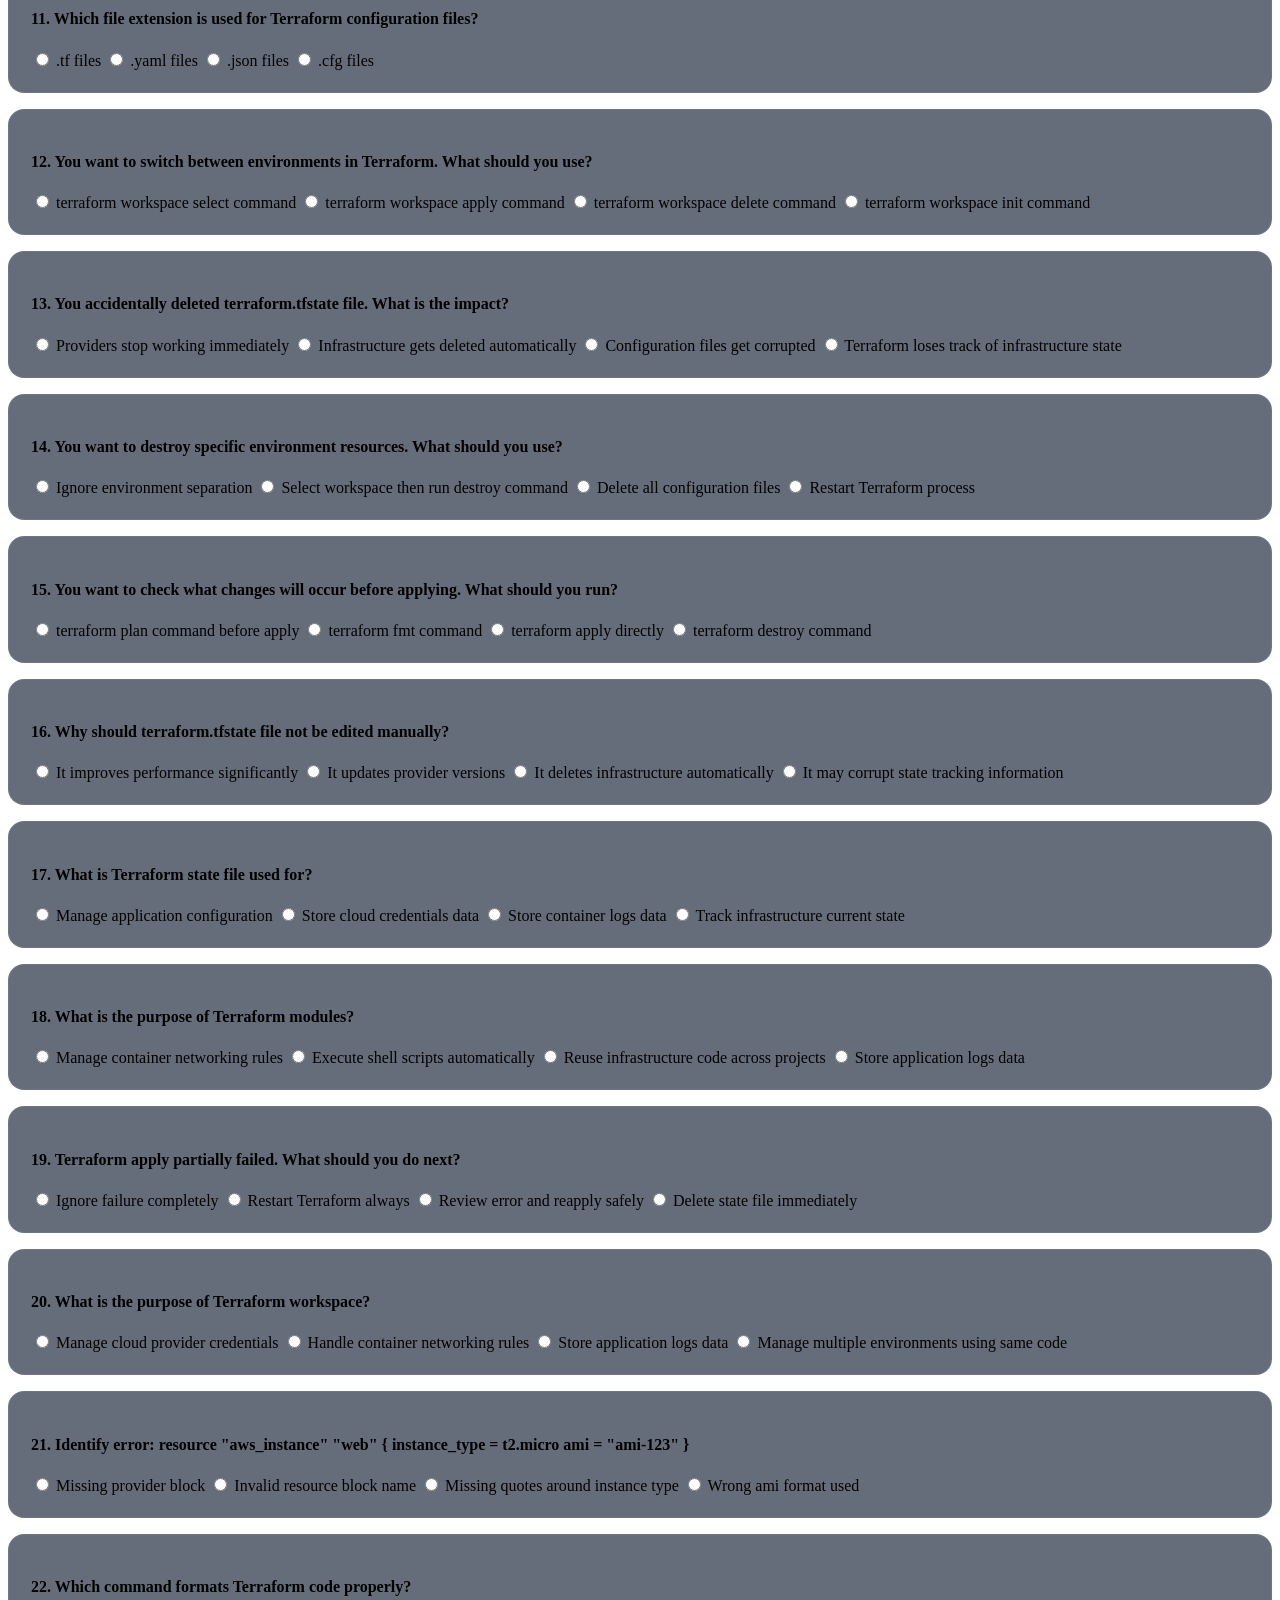
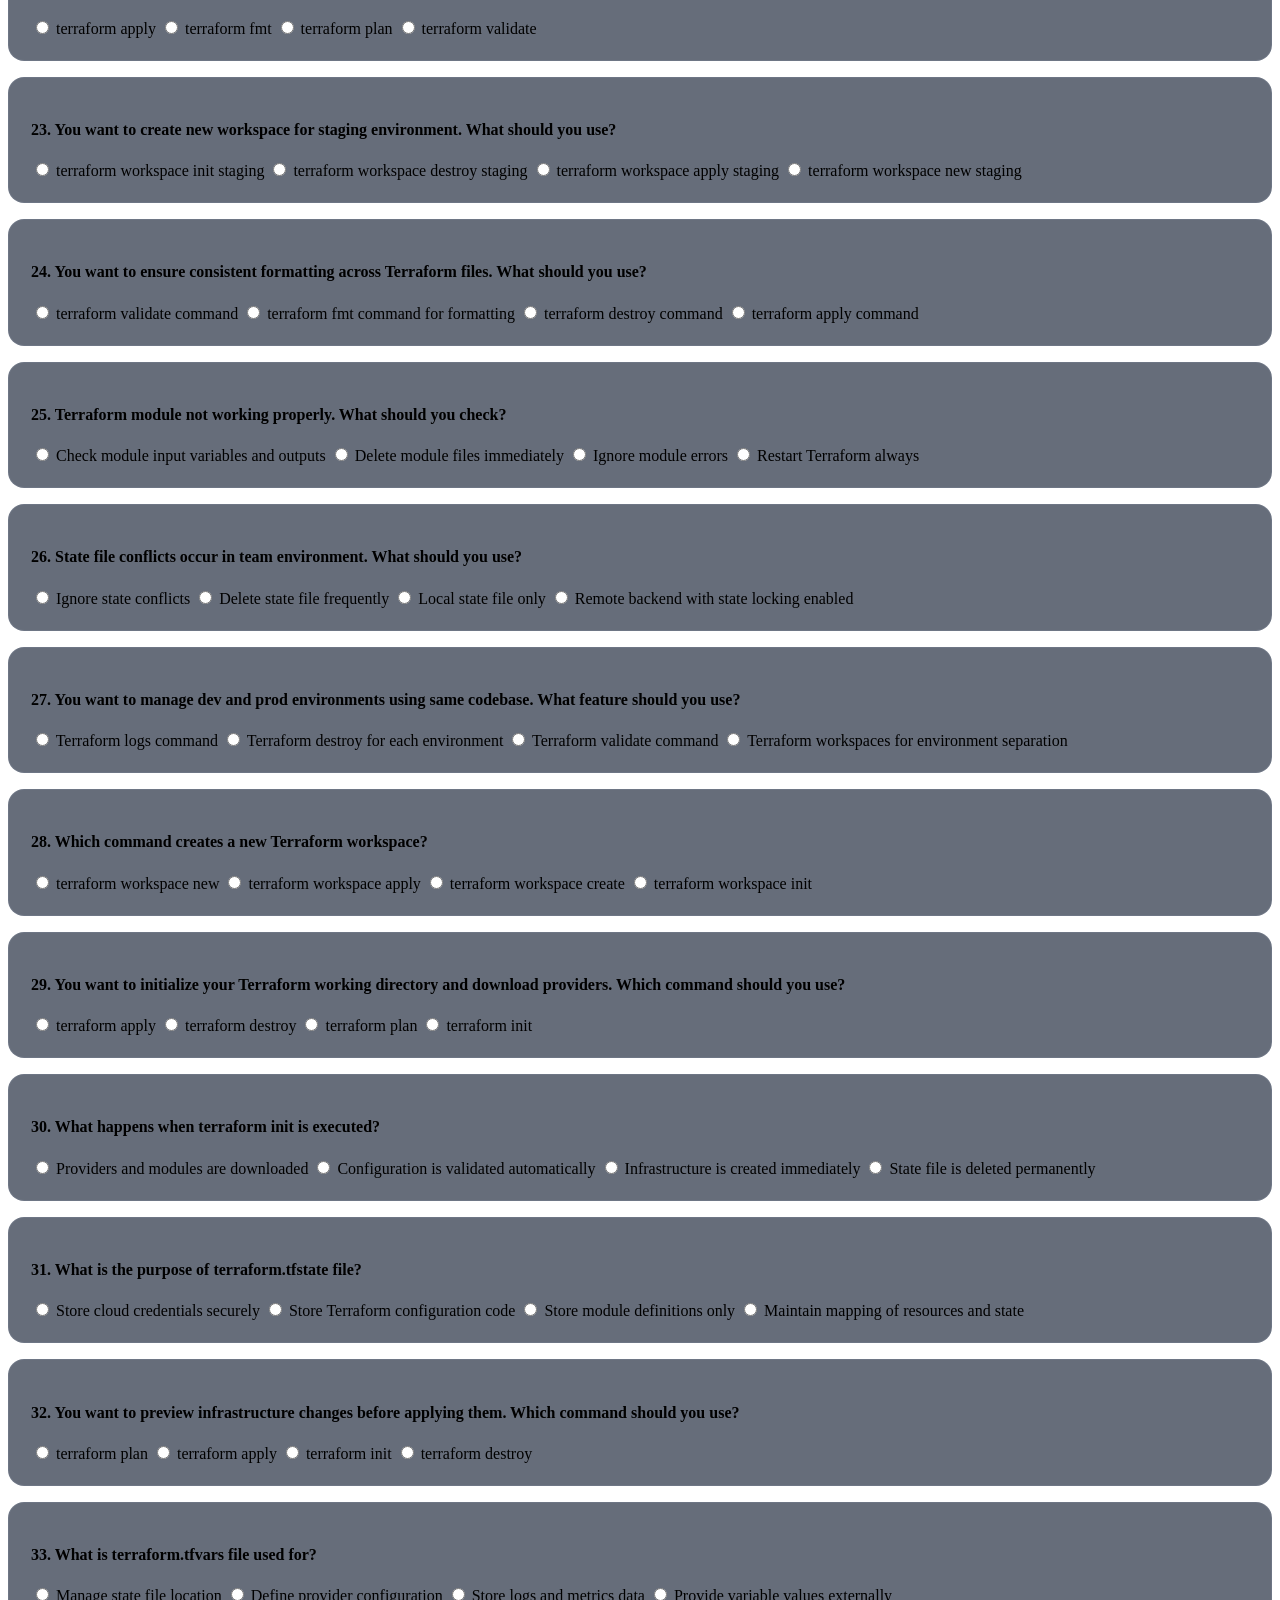
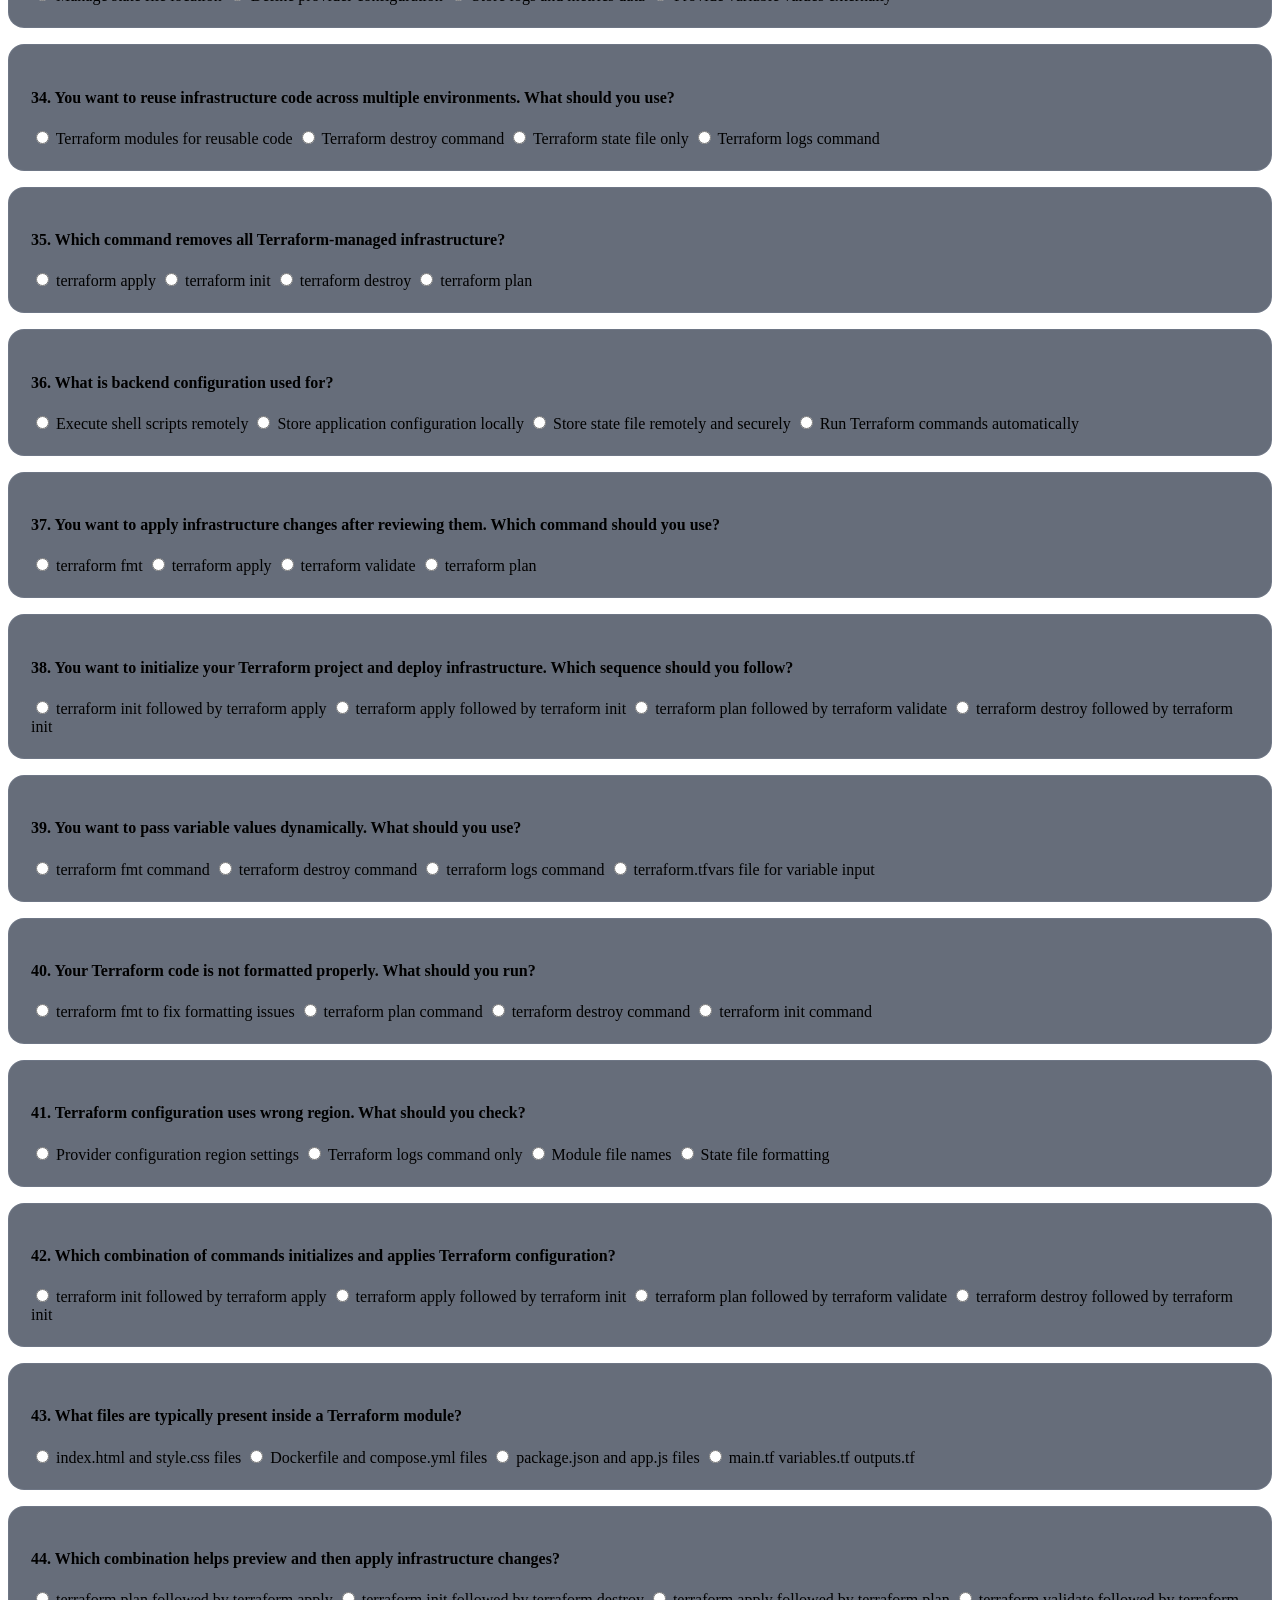
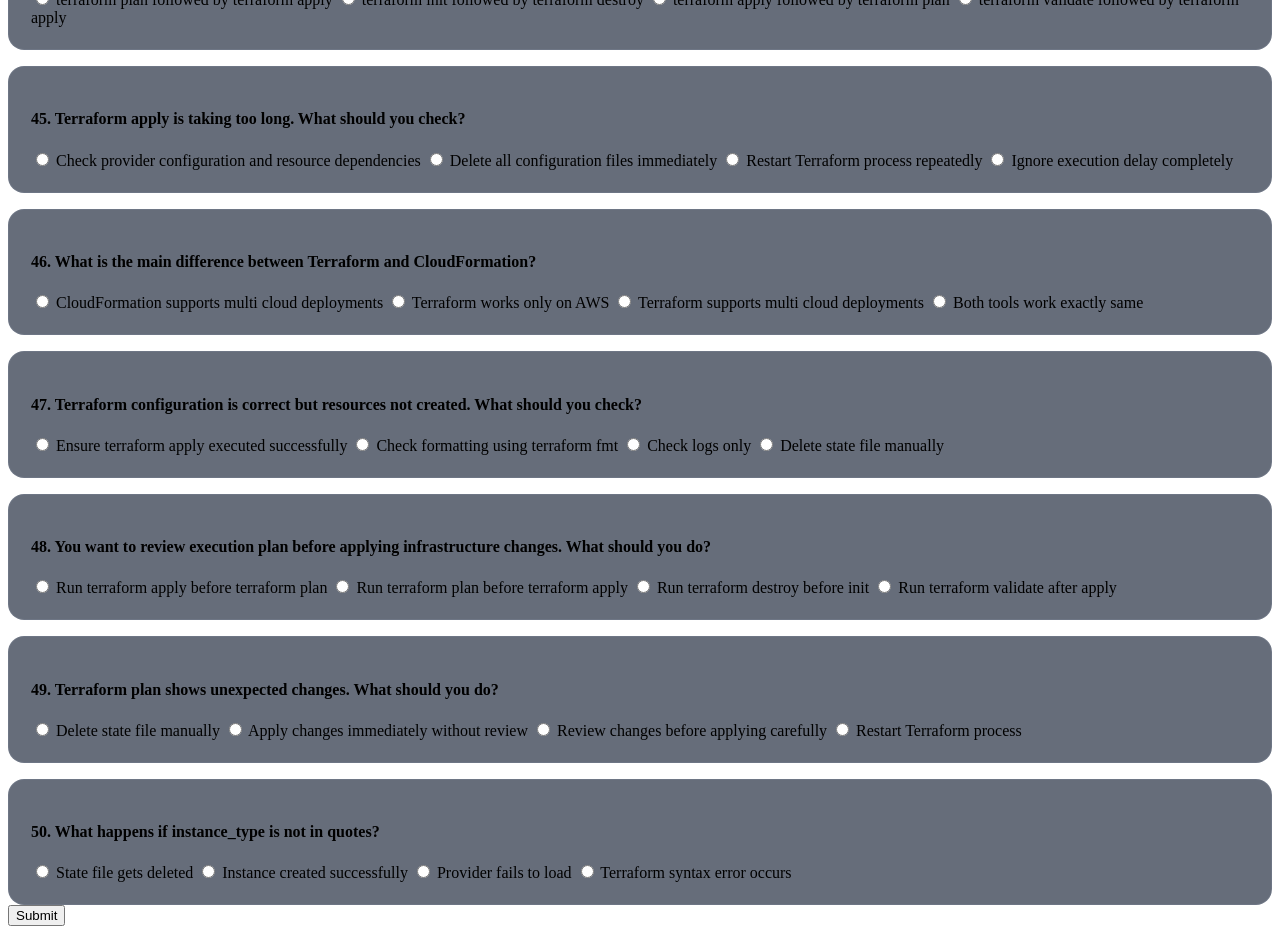
<file: tests/devops/terraform/terraform.html>
<!DOCTYPE html>
<html>
<head>
<title>Terraform Test</title>
<meta charset="UTF-8">

<link rel="stylesheet" href="../../../style.css">

</head>

<body>

<div class="container">

<h2>Terraform Test</h2>

<!-- QUIZ -->
<div id="quizSection">

<div id="timerBox">
⏱️ <span id="timer">30:00</span>
</div>

<div id="navigator"></div>

<div id="quiz"></div>

<button onclick="submitQuiz()">Submit</button>

</div>

<!-- RESULT -->
<div class="result" id="result"></div>

</div>

<script src="../../../script.js"></script>
<script src="terraform-questions.js"></script>
<script src="terraform.js"></script>

</body>
</html>
</file>
<file: style.css>
/* Shared quiz page base */
body.test-page {
    min-height: 100vh;
    margin: 0;
    padding: 42px 24px;
    color: #e8edf7;
    background:
        radial-gradient(ellipse at 12% 0%, rgba(37, 99, 235, 0.16), transparent 38%),
        linear-gradient(145deg, #080b14, #0d1220 55%, #111827);
    font-family: "Segoe UI", system-ui, sans-serif;
}

.test-page .container {
    width: min(100%, 1000px);
    margin: 0 auto;
    padding: clamp(22px, 4vw, 42px);
    border: 1px solid rgba(148, 163, 184, 0.16);
    border-radius: 24px;
    background: rgba(15, 23, 42, 0.94);
    box-shadow: 0 24px 70px rgba(0, 0, 0, 0.35);
}

.test-header {
    max-width: 720px;
    margin: 0 auto 30px;
    text-align: center;
}

.test-page .eyebrow {
    margin: 0 0 8px;
    color: #60a5fa;
    font-size: 12px;
    font-weight: 800;
    letter-spacing: 0.16em;
    text-transform: uppercase;
}

.test-header h1 {
    margin: 0;
    color: #f8fafc;
    font-size: clamp(30px, 5vw, 42px);
    letter-spacing: -0.03em;
}

.test-intro {
    margin: 12px 0 0;
    color: #a8b3c7;
    line-height: 1.6;
}

/* Sticky timer and instructions */
.quiz-toolbar {
    position: sticky;
    top: 12px;
    z-index: 5;
    display: flex;
    align-items: center;
    justify-content: space-between;
    gap: 18px;
    margin-bottom: 20px;
    padding: 16px 18px;
    border: 1px solid rgba(148, 163, 184, 0.14);
    border-radius: 16px;
    background: rgba(15, 23, 42, 0.96);
    box-shadow: 0 10px 30px rgba(0, 0, 0, 0.22);
    backdrop-filter: blur(12px);
}

.quiz-instructions {
    display: grid;
    gap: 5px;
    color: #e2e8f0;
}

.quiz-instructions span {
    color: #94a3b8;
    font-size: 13px;
}

.test-page #timerBox {
    position: static;
    display: grid;
    flex: 0 0 auto;
    gap: 3px;
    min-width: 132px;
    padding: 10px 14px;
    border: 1px solid rgba(96, 165, 250, 0.24);
    border-radius: 12px;
    color: #bfdbfe;
    background: rgba(37, 99, 235, 0.12);
    box-shadow: none;
    text-align: center;
    font-variant-numeric: tabular-nums;
}

.timer-label {
    color: #93c5fd;
    font-size: 10px;
    font-weight: 800;
    letter-spacing: 0.12em;
}

#timer {
    font-size: 21px;
    font-weight: 800;
}

/* Question number navigator: top position by default */
.question-status {
    position: relative;
    z-index: 4;
    width: 100%;
    max-height: none;
    margin: 0 0 24px;
    padding: 14px;
    border: 1px solid rgba(148, 163, 184, 0.18);
    border-radius: 14px;
    background: rgba(15, 23, 42, 0.97);
}

.status-legend {
    display: flex;
    flex-wrap: wrap;
    gap: 14px;
    margin: 0 0 10px;
    color: #cbd5e1;
    font-size: 12px;
}

.status-legend span {
    display: inline-flex;
    align-items: center;
    gap: 6px;
}

.legend-dot {
    width: 9px;
    height: 9px;
    flex: 0 0 9px;
    border-radius: 50%;
}

.answered-dot {
    background: #34d399;
}

.unanswered-dot {
    background: #fb923c;
}

#navigator {
    display: flex;
    flex-wrap: wrap;
    gap: 7px;
}

.test-page .nav-btn {
    display: grid;
    width: 38px;
    height: 36px;
    place-items: center;
    margin: 0;
    padding: 0;
    border: 1px solid #fb923c;
    border-radius: 8px;
    color: #fff7ed;
    background: #c2410c;
    font-size: 12px;
    font-weight: 700;
    cursor: pointer;
    transition: filter 150ms ease, transform 150ms ease;
}

.test-page .nav-btn:hover {
    transform: translateY(-1px);
    filter: brightness(1.15);
}

.test-page .nav-btn.unanswered {
    border-color: #fb923c;
    color: #fff7ed;
    background: #c2410c;
}

.test-page .nav-btn.answered {
    border-color: #34d399;
    color: #ecfdf5;
    background: #047857;
    box-shadow: 0 0 0 2px rgba(52, 211, 153, 0.2);
}

/* Compact left-side navigator */
.question-status.rail-mode {
    position: fixed;
    z-index: 8;
    top: 50%;
    left: 12px;
    width: 150px;
    max-height: 56vh;
    overflow-y: auto;
    margin: 0;
    padding: 8px;
    transform: translateY(-50%);
    box-shadow: 0 12px 34px rgba(0, 0, 0, 0.34);
}

.question-status.rail-mode .status-legend {
    display: grid;
    gap: 5px;
    margin-bottom: 7px;
    font-size: 9px;
}

.question-status.rail-mode #navigator {
    display: grid;
    grid-template-columns: repeat(5, minmax(0, 1fr));
    justify-items: center;
    gap: 4px;
}

.test-page .question-status.rail-mode .nav-btn {
    width: 27px;
    height: 27px;
    font-size: 10px;
}

/* Quiz question cards */
#quiz {
    display: grid;
    gap: 16px;
    text-align: left;
}

.question-block {
    scroll-margin-top: 110px;
    margin: 0;
    padding: 22px;
    border: 1px solid rgba(148, 163, 184, 0.18);
    border-radius: 16px;
    background: rgba(30, 41, 59, 0.68);
    text-align: left;
    transition: border-color 160ms ease, background 160ms ease;
}

.question-block:focus-within,
.question-block.is-answered {
    border-color: rgba(96, 165, 250, 0.48);
}

.question-title {
    margin: 0 0 8px;
    color: #93c5fd;
    font-size: 13px;
    font-weight: 800;
    letter-spacing: 0.04em;
    text-transform: uppercase;
}

.question-text {
    margin: 0 0 16px;
    color: #f1f5f9;
    font-size: 16px;
    font-weight: 600;
    line-height: 1.6;
}

.answer-options {
    display: grid;
    gap: 9px;
}

.test-page .answer-option {
    display: flex;
    align-items: flex-start;
    gap: 11px;
    margin: 0;
    padding: 12px 14px;
    border: 1px solid rgba(148, 163, 184, 0.18);
    border-radius: 11px;
    color: #dbe4f0;
    background: rgba(15, 23, 42, 0.78);
    cursor: pointer;
    line-height: 1.5;
    transition: border-color 150ms ease, background 150ms ease;
}

.test-page .answer-option:hover {
    border-color: rgba(96, 165, 250, 0.55);
    background: rgba(30, 58, 95, 0.6);
}

.test-page .answer-option:has(input:checked) {
    border-color: #34d399;
    color: #f0fdf4;
    background: rgba(5, 150, 105, 0.4);
    box-shadow: inset 0 0 0 1px rgba(52, 211, 153, 0.35);
}

.test-page .answer-option input[type="radio"] {
    flex: 0 0 auto;
    width: 17px;
    height: 17px;
    margin: 2px 0 0;
    accent-color: #34d399;
}

.option-text {
    flex: 1;
}

/* Sticky submit bar */
.submit-area {
    position: sticky;
    bottom: 12px;
    z-index: 4;
    display: flex;
    align-items: center;
    justify-content: space-between;
    gap: 16px;
    margin-top: 24px;
    padding: 14px 16px;
    border: 1px solid rgba(148, 163, 184, 0.18);
    border-radius: 15px;
    background: rgba(15, 23, 42, 0.97);
    box-shadow: 0 12px 32px rgba(0, 0, 0, 0.3);
    backdrop-filter: blur(12px);
}

.answer-summary {
    margin: 0;
    color: #cbd5e1;
    font-size: 13px;
}

.test-page .submit-button,
.test-page .secondary-button {
    min-height: 44px;
    margin: 0;
    padding: 10px 18px;
    border: 1px solid transparent;
    border-radius: 11px;
    color: #fff;
    background: linear-gradient(135deg, #2563eb, #4f46e5);
    font: inherit;
    font-size: 14px;
    font-weight: 750;
    cursor: pointer;
}

.test-page .secondary-button {
    border-color: rgba(148, 163, 184, 0.24);
    color: #e2e8f0;
    background: #334155;
}

/* One-minute notice */
.minute-notice {
    position: fixed;
    z-index: 20;
    top: 18px;
    left: 50%;
    display: flex;
    align-items: center;
    gap: 10px;
    max-width: calc(100% - 28px);
    padding: 13px 18px;
    transform: translate(-50%, -20px);
    border: 1px solid rgba(251, 191, 36, 0.45);
    border-radius: 13px;
    color: #fef3c7;
    background: #422006;
    box-shadow: 0 12px 35px rgba(0, 0, 0, 0.35);
    opacity: 0;
    pointer-events: none;
    transition: opacity 180ms ease, transform 180ms ease;
}

.minute-notice.show {
    transform: translate(-50%, 0);
    opacity: 1;
}

.notice-icon {
    font-size: 18px;
}

/* Submit confirmation dialog */
.dialog-backdrop {
    position: fixed;
    z-index: 30;
    inset: 0;
    display: grid;
    place-items: center;
    padding: 20px;
    background: rgba(2, 6, 23, 0.78);
    backdrop-filter: blur(8px);
}

.dialog-backdrop.hidden {
    display: none;
}

.submit-dialog {
    width: min(100%, 440px);
    padding: 28px;
    border: 1px solid rgba(148, 163, 184, 0.2);
    border-radius: 20px;
    color: #e8edf7;
    background: #111827;
    box-shadow: 0 24px 70px rgba(0, 0, 0, 0.5);
    text-align: center;
}

.submit-dialog h2 {
    margin: 0 0 10px;
    color: #f8fafc;
    font-size: 22px;
}

.submit-dialog p {
    margin: 0;
    color: #cbd5e1;
    line-height: 1.6;
}

.dialog-icon {
    display: grid;
    width: 42px;
    height: 42px;
    margin: 0 auto 14px;
    place-items: center;
    border-radius: 50%;
    color: #fde68a;
    background: rgba(245, 158, 11, 0.2);
    font-size: 22px;
    font-weight: 800;
}

.dialog-actions {
    display: flex;
    justify-content: center;
    flex-wrap: wrap;
    gap: 10px;
    margin-top: 22px;
}

/* Result and answer review */
.result {
    color: #e8edf7;
    text-align: center;
}

.result-card {
    margin: 20px auto 30px;
    padding: 28px;
    border: 1px solid rgba(96, 165, 250, 0.25);
    border-radius: 18px;
    background: rgba(30, 41, 59, 0.7);
}

.result-card h2 {
    color: #f8fafc;
}

.score {
    margin: 14px 0 0;
    color: #60a5fa;
    font-size: 42px;
    font-weight: 900;
}

.score span {
    color: #94a3b8;
    font-size: 22px;
}

.result-caption {
    margin: 4px 0 18px;
    color: #a8b3c7;
}

.review-controls {
    display: flex;
    flex-wrap: wrap;
    justify-content: center;
    gap: 10px;
    margin: 24px 0;
}

.test-page .review-toggle {
    border: 1px solid rgba(148, 163, 184, 0.24);
    color: #cbd5e1;
    background: #1e293b;
}

.test-page .review-toggle.active {
    border-color: rgba(96, 165, 250, 0.6);
    color: #eff6ff;
    background: rgba(37, 99, 235, 0.4);
}

.review-section {
    margin-top: 26px;
    text-align: left;
}

.review-section > h2 {
    color: #f8fafc;
}

.wrong-block,
.correct-review-block {
    margin: 14px 0;
    padding: 18px;
    border-radius: 12px;
}

.wrong-block {
    border: 1px solid rgba(248, 113, 113, 0.28);
    border-left: 5px solid #f87171;
    background: rgba(127, 29, 29, 0.2);
}

.correct-review-block {
    border: 1px solid rgba(52, 211, 153, 0.5);
    border-left: 5px solid #34d399;
    background: rgba(6, 78, 59, 0.32);
}

.wrong-block h3,
.correct-review-block h3 {
    margin: 0 0 10px;
    text-align: left;
}

.wrong-block h3 {
    color: #fca5a5;
}

.correct-review-block h3 {
    color: #6ee7b7;
}

.review-question {
    color: #f1f5f9;
    line-height: 1.55;
}

.your-answer {
    color: #fca5a5;
}

.correct-answer,
.all-correct {
    color: #a7f3d0;
}

.review-empty {
    color: #cbd5e1;
}

.test-page .hidden {
    display: none !important;
}

/* Smaller screens */
@media (max-width: 760px) {
    body.test-page {
        padding: 16px 12px 24px;
    }

    .test-page .container {
        padding: 22px 15px;
        border-radius: 18px;
    }

    .quiz-toolbar {
        top: 8px;
        align-items: flex-start;
        padding: 12px;
    }

    .test-page #timerBox {
        min-width: 105px;
        padding: 8px;
    }

    #timer {
        font-size: 18px;
    }

    .question-status.rail-mode {
        position: sticky;
        top: 8px;
        left: auto;
        width: 100%;
        max-height: none;
        margin: 0 0 16px;
        transform: none;
    }

    .question-status.rail-mode #navigator {
        display: flex;
        flex-wrap: wrap;
        justify-content: center;
    }

    .question-status.rail-mode .status-legend {
        display: flex;
        justify-content: center;
        gap: 12px;
        font-size: 11px;
    }

    .question-block {
        padding: 17px 14px;
    }

    .submit-area {
        align-items: stretch;
        flex-direction: column;
        gap: 8px;
    }

    .answer-summary {
        text-align: center;
    }

    .submit-area .submit-button {
        width: 100%;
    }
}
@media (min-width: 761px) {
    .question-status.rail-mode {
        position: fixed;
        z-index: 20;
        top: 50%;
        left: 12px;
        width: 150px;
        max-height: 56vh;
        overflow-y: auto;
        margin: 0;
        padding: 8px;
        transform: translateY(-50%);
        background: #0f172a;
        border: 1px solid rgba(148, 163, 184, 0.25);
        border-radius: 14px;
        box-shadow: 0 12px 34px rgba(0, 0, 0, 0.34);
    }

    .question-status.rail-mode .status-legend {
        display: grid;
        gap: 5px;
        margin-bottom: 7px;
        font-size: 9px;
    }

    .question-status.rail-mode #navigator {
        display: grid;
        grid-template-columns: repeat(5, 1fr);
        justify-items: center;
        gap: 4px;
    }

    .question-status.rail-mode .nav-btn {
        width: 27px;
        height: 27px;
        font-size: 10px;
    }
}
</file>
